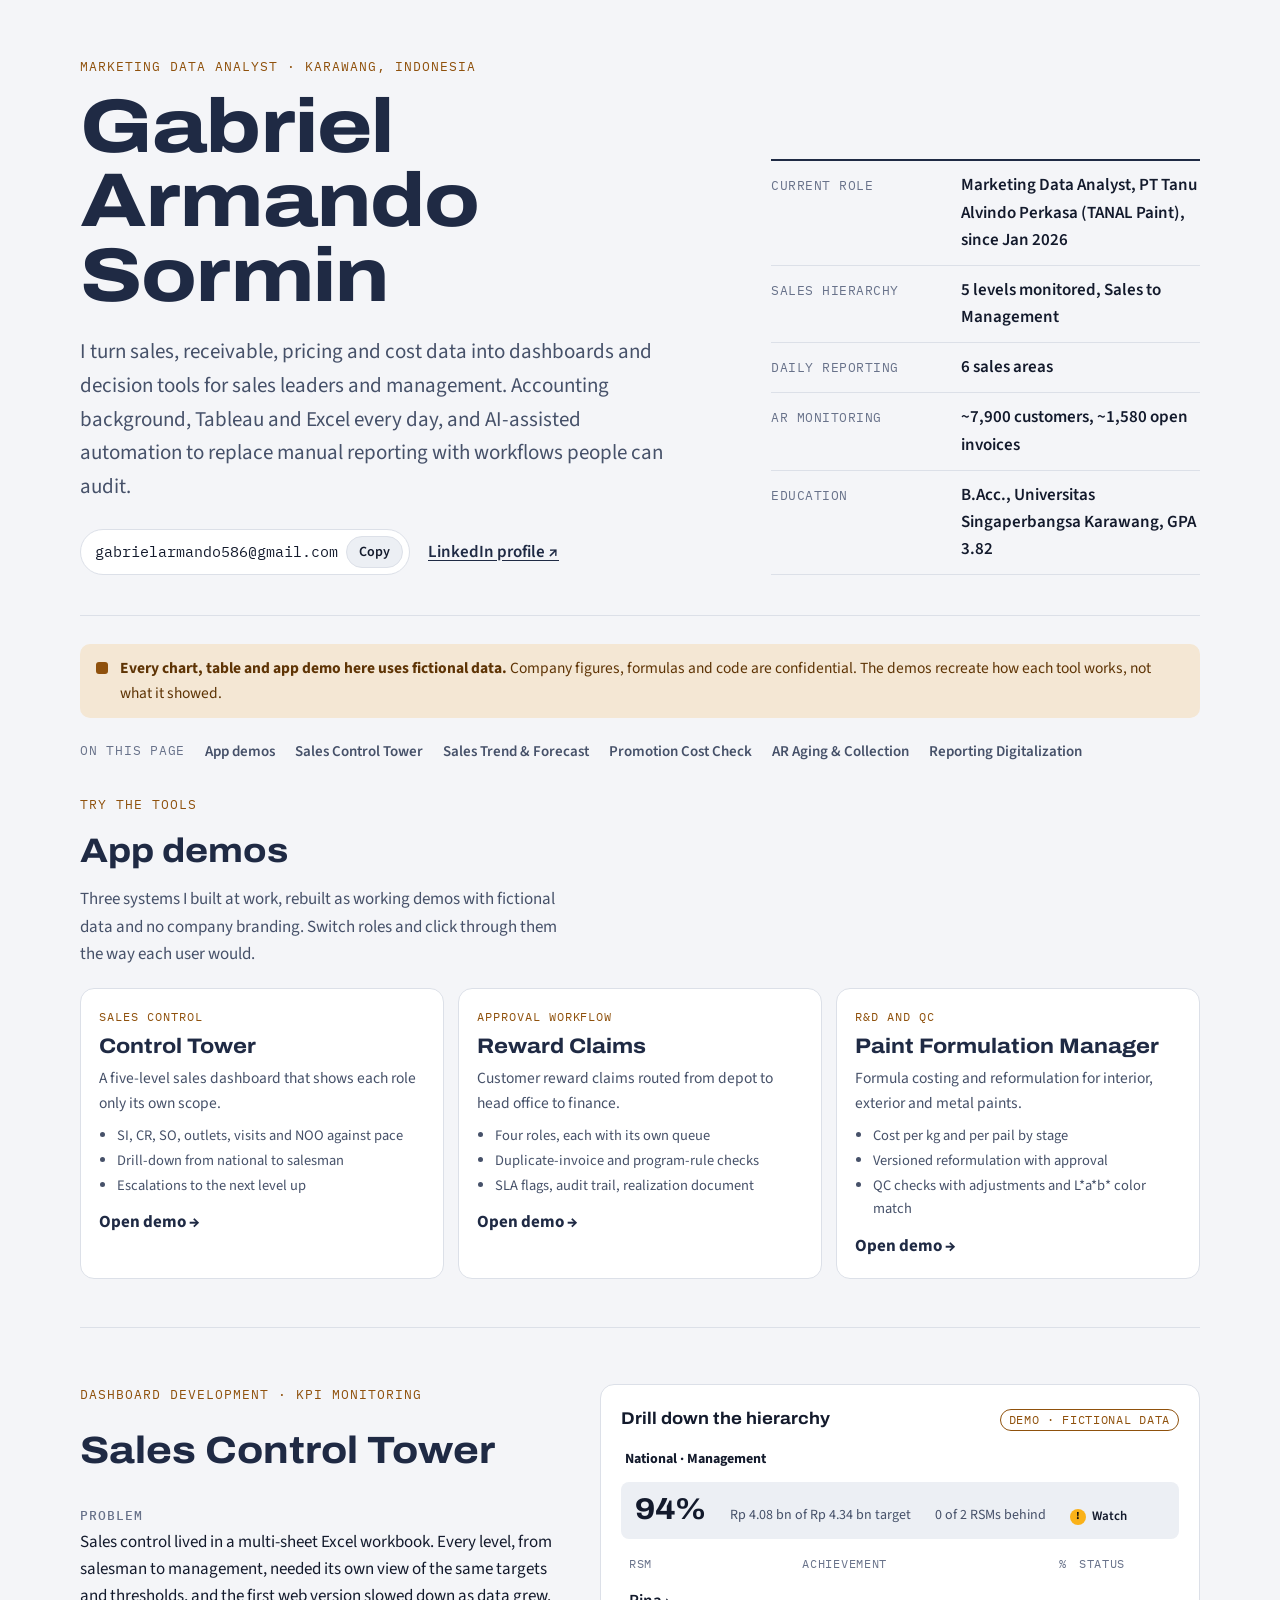
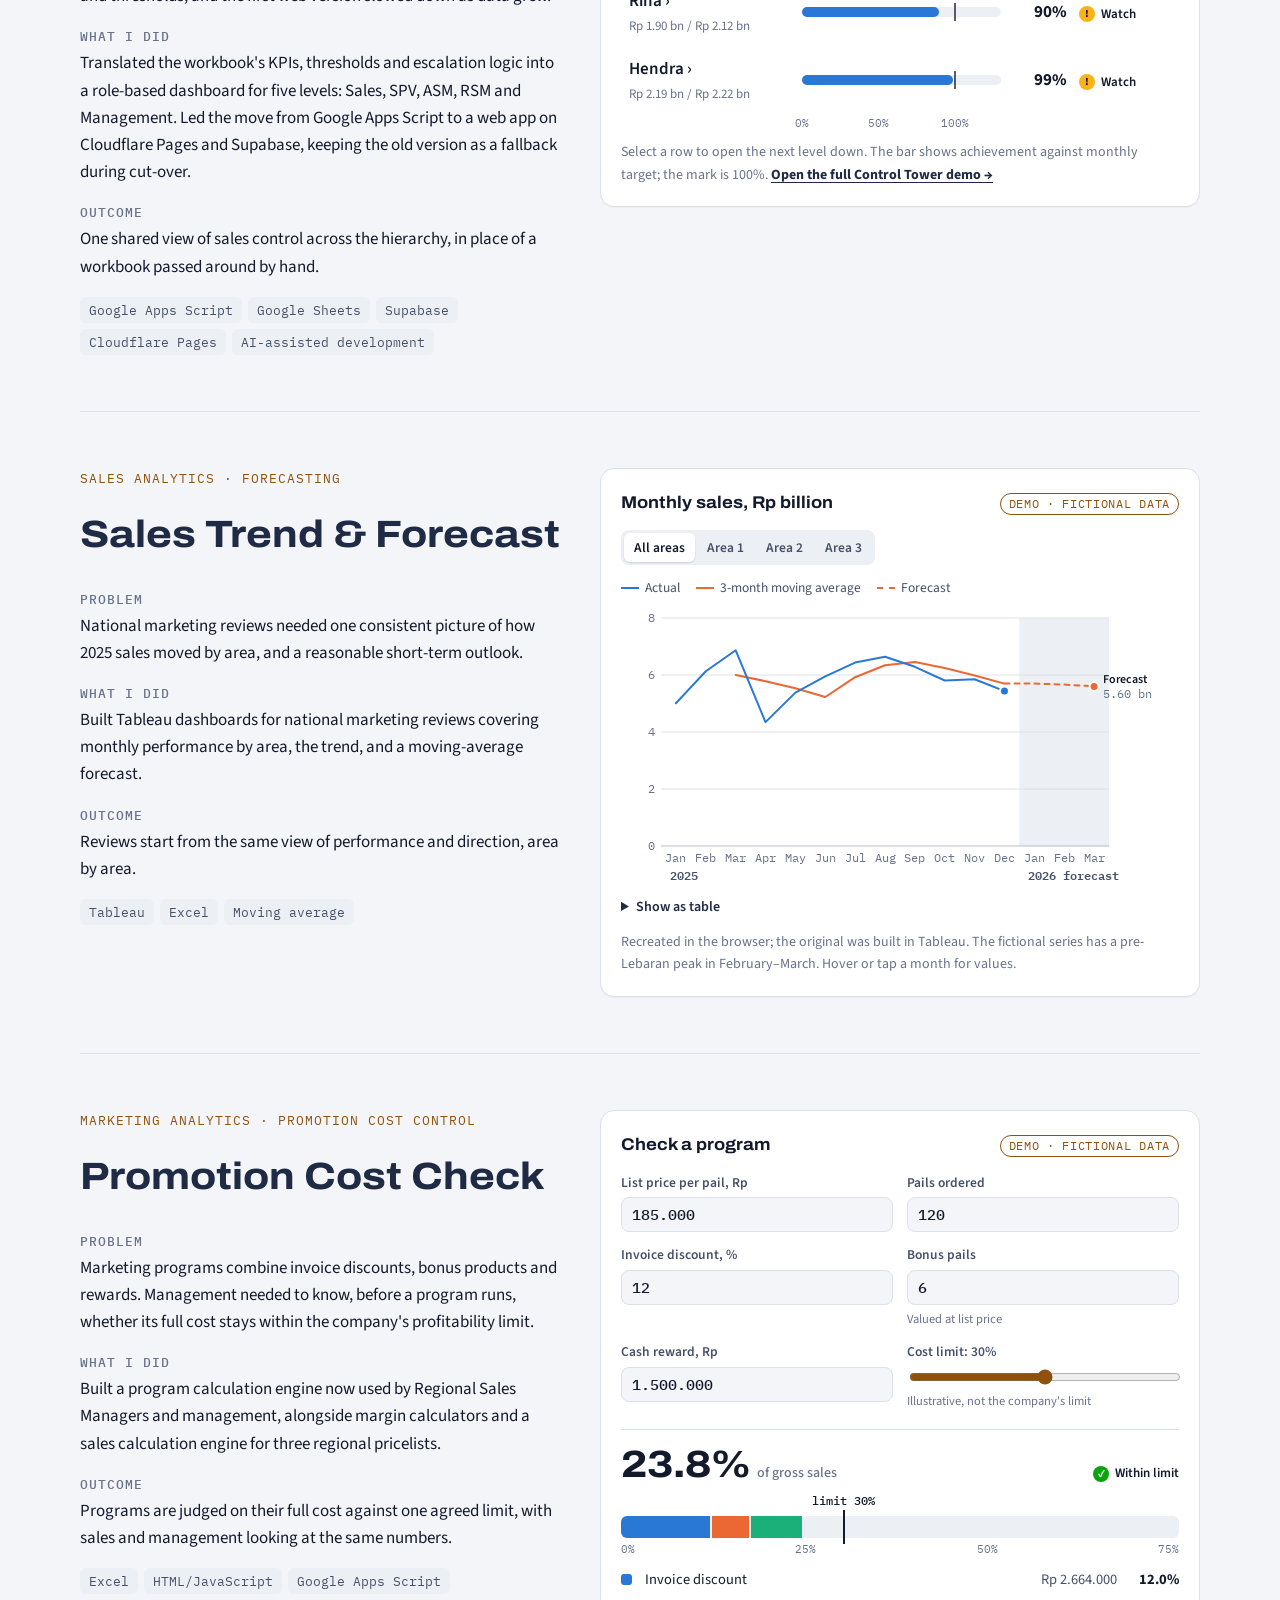
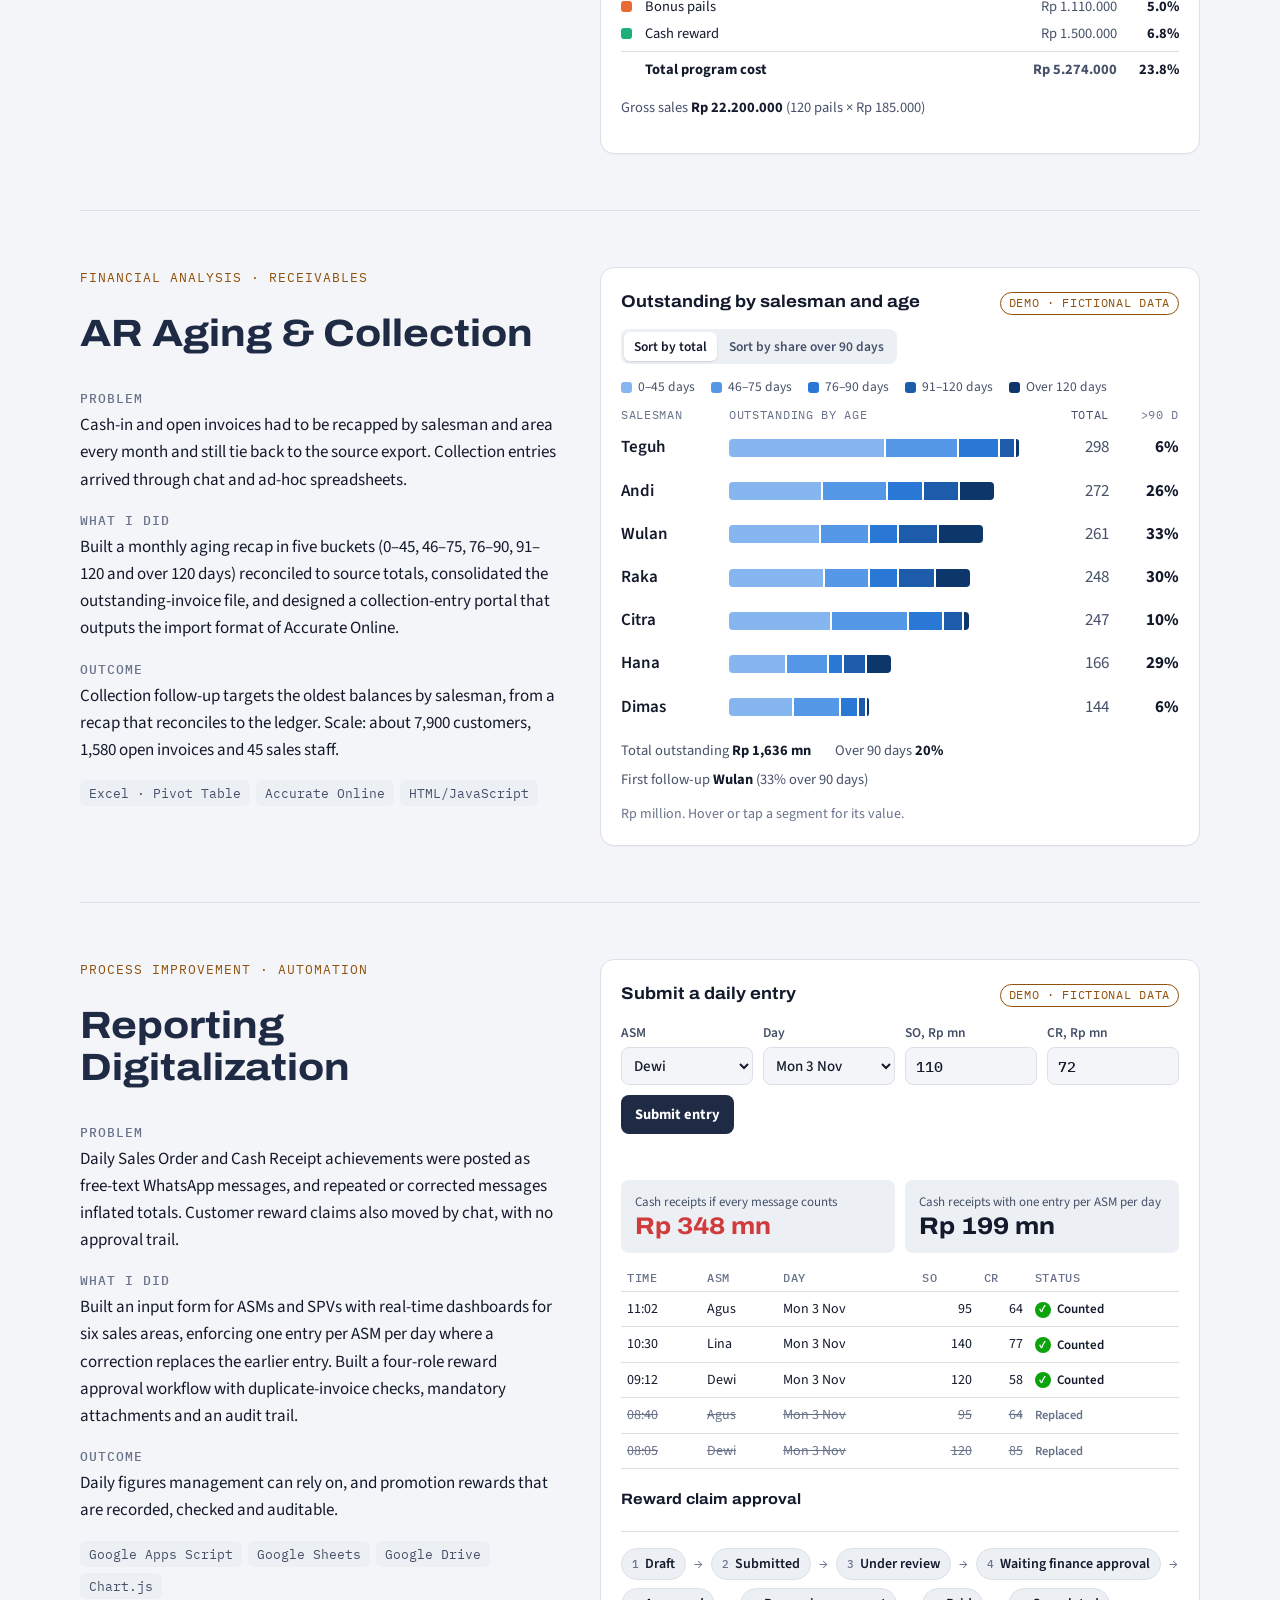
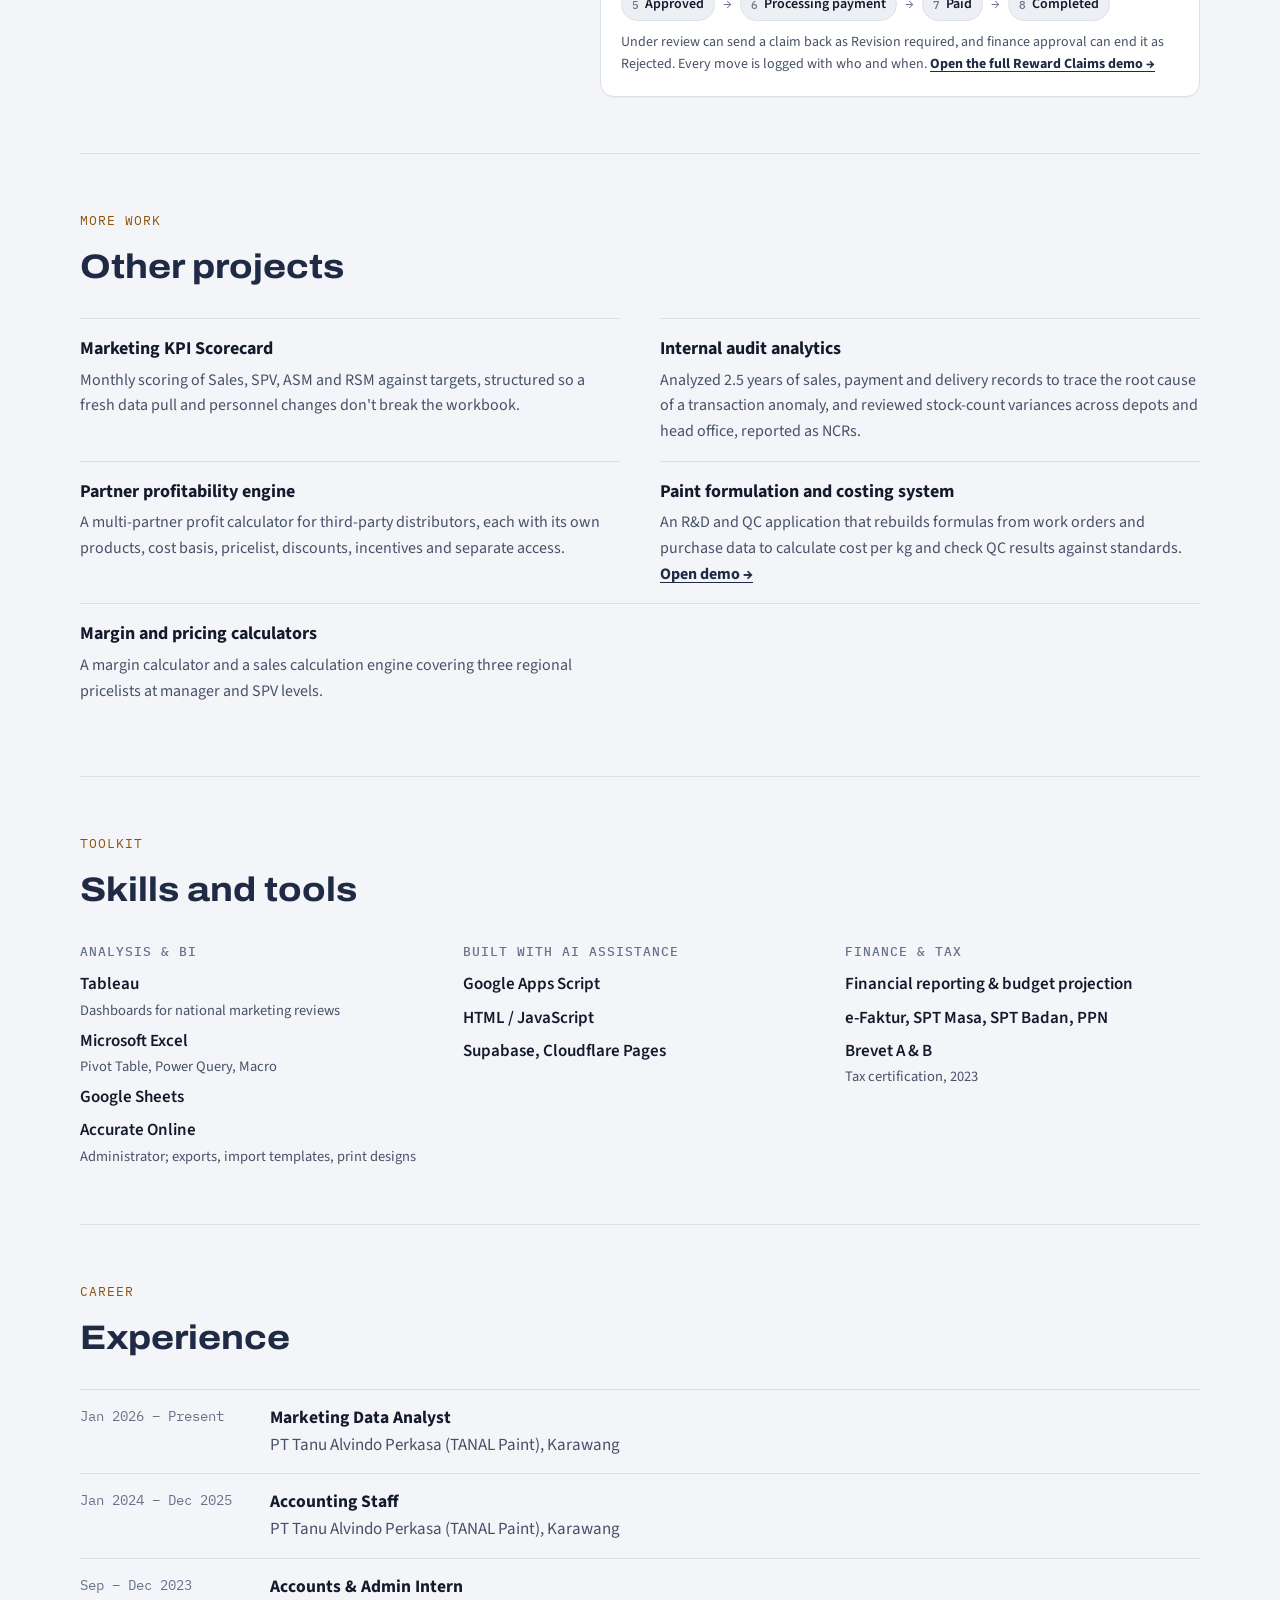
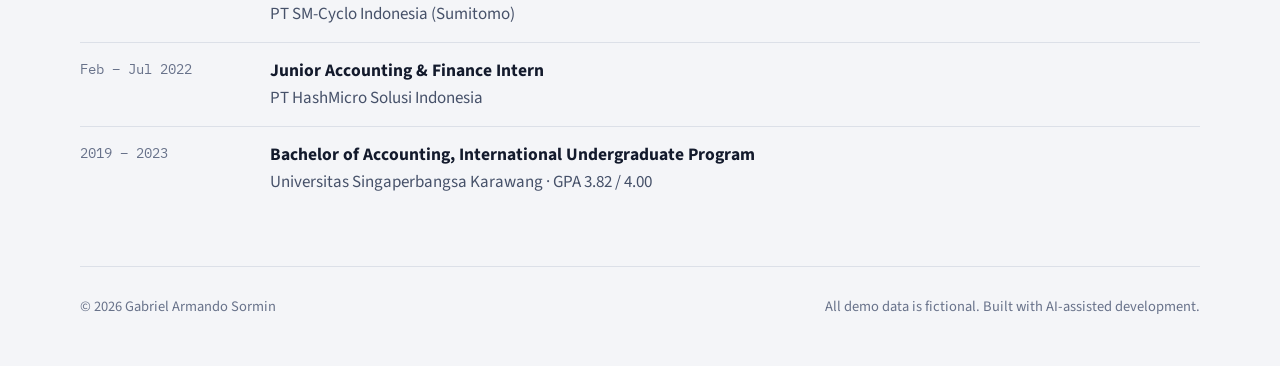
<file: index.html>
<!doctype html>
<html lang="en">
<head>
<meta charset="utf-8">
<meta name="viewport" content="width=device-width,initial-scale=1,viewport-fit=cover">
<style>:root{color-scheme:light}body{margin:0}img{max-width:100%}[hidden]{display:none!important}</style>
<title>Gabriel Armando Sormin</title>
<meta name="claude:viewport-fit-sides" content="cover">
<meta name="description" content="Portfolio of Gabriel Armando Sormin, Marketing Data Analyst: interactive case studies on fictional data.">
<meta property="og:type" content="website">
<meta property="og:title" content="Gabriel Armando Sormin · Marketing Data Analyst">
<meta property="og:description" content="Five case studies and three working app demos built with fictional data.">
<meta property="og:url" content="https://gabrielars17.github.io/Gabriel-s-Portofolio/">
<meta property="og:image" content="https://gabrielars17.github.io/Gabriel-s-Portofolio/assets/og-image.png">
<meta property="og:image:width" content="1200">
<meta property="og:image:height" content="627">
<meta name="twitter:card" content="summary_large_image">
<link rel="preconnect" href="https://fonts.googleapis.com">
<link rel="preconnect" href="https://fonts.gstatic.com" crossorigin>
<link rel="stylesheet" href="https://fonts.googleapis.com/css2?family=Archivo:wdth,wght@100..125,500..800&family=IBM+Plex+Mono:wght@400;500&family=Source+Sans+3:ital,wght@0,400;0,600;0,700;1,400&display=swap">
<style>
/* Layout: one editorial column. Each case study pairs a narrative column with one live demo panel on fictional data.
   Navy ink carried over from the CV, an ochre accent taken from a pigment chip, cool neutrals biased toward the navy. */
:root{
  --bg:#F4F5F8; --surface:#FFFFFF; --surface-2:#ECEFF4;
  --ink:#131A2C; --ink-2:#465169; --muted:#68728A; --line:#DCE0E8; --axis:#B5BCCA;
  --navy:#1F2A44; --accent:#8F510C; --accent-soft:#F4E7D4; --accent-ink:#5E3405;
  --s1:#2a78d6; --s2:#eb6834; --s3:#1baf7a;
  --good:#0ca30c; --warn:#fab219; --crit:#d03b3b; --on-status:#ffffff; --on-warn:#0b0b0b;
  --age1:#86b6ef; --age2:#5598e7; --age3:#2a78d6; --age4:#1c5cab; --age5:#0d366b;
  --tip-bg:#131A2C; --tip-ink:#F4F5F8;
  --font-display:"Archivo","Arial Narrow",system-ui,sans-serif;
  --font-body:"Source Sans 3","Segoe UI",system-ui,sans-serif;
  --font-mono:"IBM Plex Mono",ui-monospace,"SFMono-Regular",Menlo,monospace;
  --r:10px;
}
@media (prefers-color-scheme: dark){
  :root:not([data-theme="light"]){
    --bg:#0E1320; --surface:#161C2A; --surface-2:#1E2536;
    --ink:#EDF0F5; --ink-2:#B7BFCF; --muted:#8F98AB; --line:#2A3246; --axis:#465069;
    --navy:#C9D4EE; --accent:#E3A24A; --accent-soft:#33281A; --accent-ink:#F1C27F;
    --s1:#3987e5; --s2:#d95926; --s3:#199e70;
    --age1:#184f95; --age2:#256abf; --age3:#3987e5; --age4:#6da7ec; --age5:#b7d3f6;
    --tip-bg:#EDF0F5; --tip-ink:#131A2C;
    color-scheme:dark;
  }
}
:root[data-theme="dark"]{
  --bg:#0E1320; --surface:#161C2A; --surface-2:#1E2536;
  --ink:#EDF0F5; --ink-2:#B7BFCF; --muted:#8F98AB; --line:#2A3246; --axis:#465069;
  --navy:#C9D4EE; --accent:#E3A24A; --accent-soft:#33281A; --accent-ink:#F1C27F;
  --s1:#3987e5; --s2:#d95926; --s3:#199e70;
  --age1:#184f95; --age2:#256abf; --age3:#3987e5; --age4:#6da7ec; --age5:#b7d3f6;
  --tip-bg:#EDF0F5; --tip-ink:#131A2C;
  color-scheme:dark;
}

*{box-sizing:border-box}
body{background:var(--bg);color:var(--ink);font-family:var(--font-body);font-size:17px;line-height:1.6;
  padding-left:max(16px,env(safe-area-inset-left,0px));padding-right:max(16px,env(safe-area-inset-right,0px));padding-block:0 48px}
.wrap{max-width:1120px;margin:0 auto}
a{color:var(--navy);text-underline-offset:3px}
a:hover{color:var(--accent)}
:focus-visible{outline:2px solid var(--accent);outline-offset:2px;border-radius:4px}
h1,h2,h3{font-family:var(--font-display);text-wrap:balance;color:var(--navy);margin:0}
.mono{font-family:var(--font-mono)}
.num{font-variant-numeric:tabular-nums}
.eyebrow{font-family:var(--font-mono);font-size:12.5px;letter-spacing:.08em;text-transform:uppercase;color:var(--accent)}

/* ---------- Hero ---------- */
.hero{display:grid;grid-template-columns:minmax(0,1.5fr) minmax(0,1fr);gap:48px;padding-block:56px 40px;border-bottom:1px solid var(--line)}
.hero h1{font-size:clamp(40px,6.4vw,76px);font-weight:780;font-stretch:118%;line-height:.98;letter-spacing:-.01em;margin-top:14px}
.hero .lede{font-size:clamp(18px,2vw,21px);color:var(--ink-2);max-width:60ch;margin:22px 0 0}
.contact{display:flex;flex-wrap:wrap;gap:10px 18px;align-items:center;margin-top:26px}
.email{display:inline-flex;align-items:center;gap:8px;font-family:var(--font-mono);font-size:15px;background:var(--surface);border:1px solid var(--line);border-radius:999px;padding:6px 6px 6px 14px;max-width:100%;overflow-wrap:anywhere}
.email span{user-select:all}
.btn{font:600 14px var(--font-body);border:1px solid var(--line);background:var(--surface-2);color:var(--ink);border-radius:999px;padding:5px 12px;cursor:pointer}
.btn:hover{border-color:var(--accent)}
.link-out{font-weight:600}
.facts{margin:0;align-self:end;display:grid;gap:0;border-top:2px solid var(--navy)}
.facts div{display:grid;grid-template-columns:minmax(0,1fr) minmax(0,1.35fr);gap:12px;padding:11px 0;border-bottom:1px solid var(--line)}
.facts dt{font-family:var(--font-mono);font-size:12.5px;letter-spacing:.04em;text-transform:uppercase;color:var(--muted);padding-top:3px}
.facts dd{margin:0;font-weight:600;color:var(--ink)}
.notice{display:flex;gap:12px;align-items:flex-start;margin-top:28px;padding:12px 16px;background:var(--accent-soft);color:var(--accent-ink);border-radius:var(--r);font-size:15.5px}
.notice b{font-weight:700}
.chips{display:flex;flex-wrap:wrap;gap:6px}
.swatch{width:12px;height:12px;border-radius:3px;flex:none;margin-top:6px;background:var(--accent)}

/* ---------- Index ---------- */
.index{display:flex;flex-wrap:wrap;gap:8px 20px;padding-block:22px;font-size:15px}
.index a{color:var(--ink-2);text-decoration:none;font-weight:600}
.index a:hover{color:var(--accent)}
.index .lbl{font-family:var(--font-mono);font-size:12.5px;letter-spacing:.06em;text-transform:uppercase;color:var(--muted)}

/* ---------- App demos ---------- */
.apps{padding-block:8px 48px;display:grid;gap:20px}
.apps h2{font-size:clamp(26px,3vw,34px);font-weight:740;font-stretch:112%;margin:10px 0 8px}
.apps .lead{margin:0;color:var(--ink-2);max-width:62ch}
.apps-grid{display:grid;grid-template-columns:repeat(3,minmax(0,1fr));gap:14px}
.app-card{display:grid;gap:8px;align-content:start;background:var(--surface);border:1px solid var(--line);border-radius:14px;padding:18px;text-decoration:none;color:var(--ink);min-width:0}
.app-card:hover{border-color:var(--accent);color:var(--ink)}
.app-card .k{font-family:var(--font-mono);font-size:12px;letter-spacing:.08em;text-transform:uppercase;color:var(--accent)}
.app-card b{font-family:var(--font-display);font-size:21px;font-weight:740;font-stretch:110%;color:var(--navy);line-height:1.15}
.app-card .d{color:var(--ink-2);font-size:15.5px}
.app-card ul{margin:0;padding-left:18px;color:var(--ink-2);font-size:14.5px;display:grid;gap:2px}
.app-card .go{font-weight:700;color:var(--navy);margin-top:4px}
.app-card:hover .go{color:var(--accent)}
.demo-link{font-weight:700}
@media (max-width:900px){.apps-grid{grid-template-columns:minmax(0,1fr)}}

/* ---------- Case studies ---------- */
.case{display:grid;grid-template-columns:minmax(0,1fr) minmax(0,1.25fr);gap:40px;padding-block:56px;border-top:1px solid var(--line);scroll-margin-top:12px}
.case h2{font-size:clamp(28px,3.4vw,38px);font-weight:740;font-stretch:112%;line-height:1.08;margin:10px 0 18px}
.story{display:grid;gap:16px;align-content:start}
.story p{margin:0;max-width:62ch}
.story h3{font-family:var(--font-mono);font-size:12.5px;font-weight:500;letter-spacing:.08em;text-transform:uppercase;color:var(--muted);margin-bottom:4px}
.tools{display:flex;flex-wrap:wrap;gap:6px}
.tag{font-family:var(--font-mono);font-size:12.5px;padding:3px 9px;border-radius:6px;background:var(--surface-2);color:var(--ink-2)}
.panel{background:var(--surface);border:1px solid var(--line);border-radius:14px;padding:20px;min-width:0;align-self:start;box-shadow:0 1px 0 rgba(19,26,44,.03)}
.panel-head{display:flex;justify-content:space-between;align-items:baseline;gap:12px;flex-wrap:wrap;margin-bottom:14px}
.panel-title{font-family:var(--font-display);font-weight:700;font-stretch:108%;font-size:17px;color:var(--ink)}
.demo-tag{font-family:var(--font-mono);font-size:11.5px;letter-spacing:.06em;text-transform:uppercase;color:var(--accent);border:1px solid var(--accent);border-radius:999px;padding:1px 8px}
.caption{font-size:14px;color:var(--muted);margin:12px 0 0}

/* segmented control */
.seg{display:inline-flex;flex-wrap:wrap;background:var(--surface-2);border-radius:8px;padding:3px;gap:2px}
.seg button{font:600 13.5px var(--font-body);border:0;background:transparent;color:var(--ink-2);padding:5px 10px;border-radius:6px;cursor:pointer}
.seg button[aria-pressed="true"]{background:var(--surface);color:var(--ink);box-shadow:0 1px 2px rgba(0,0,0,.12)}

/* status pills */
.pill{display:inline-flex;align-items:center;gap:6px;font-size:13px;font-weight:600;color:var(--ink);white-space:nowrap}
.pill i{display:inline-grid;place-items:center;width:16px;height:16px;border-radius:50%;font-style:normal;font-size:10.5px;font-weight:800;line-height:1}
.pill.good i{background:var(--good);color:var(--on-status)}
.pill.warn i{background:var(--warn);color:var(--on-warn)}
.pill.crit i{background:var(--crit);color:var(--on-status)}

/* Control tower */
.crumbs{display:flex;flex-wrap:wrap;gap:4px;align-items:center;font-size:14px;margin-bottom:10px}
.crumbs button{font:600 14px var(--font-body);background:none;border:0;color:var(--navy);cursor:pointer;padding:2px 4px;border-radius:4px;text-decoration:underline;text-underline-offset:3px}
.crumbs span.sep{color:var(--muted)}
.crumbs .here{font-weight:700;color:var(--ink);padding:2px 4px}
.ct-summary{display:flex;flex-wrap:wrap;gap:8px 24px;align-items:baseline;padding:12px 14px;background:var(--surface-2);border-radius:8px;margin-bottom:12px}
.ct-summary .big{font-family:var(--font-display);font-weight:750;font-size:30px;font-stretch:110%;line-height:1;color:var(--ink)}
.ct-summary .sub{font-size:14px;color:var(--ink-2)}
.ct-rows{display:grid;gap:2px}
.ct-row{display:grid;grid-template-columns:minmax(0,1.3fr) minmax(0,1.6fr) 54px 92px;gap:12px;align-items:center;padding:9px 8px;border-radius:8px;text-align:left;width:100%;font:inherit;color:inherit;background:none;border:0}
button.ct-row{cursor:pointer}
button.ct-row:hover{background:var(--surface-2)}
.ct-row.head{font-family:var(--font-mono);font-size:11.5px;letter-spacing:.06em;text-transform:uppercase;color:var(--muted);padding-block:4px}
.ct-name{min-width:0}
.ct-name b{display:block;font-weight:600;white-space:nowrap;overflow:hidden;text-overflow:ellipsis}
.ct-name small{display:block;font-size:13px;color:var(--muted);white-space:nowrap;overflow:hidden;text-overflow:ellipsis}
.bullet{position:relative;height:10px;background:var(--surface-2);border-radius:5px}
.bullet .fill{position:absolute;left:0;top:0;bottom:0;border-radius:5px;background:var(--s1)}
.bullet .tick{position:absolute;top:-4px;bottom:-4px;width:2px;background:var(--ink);opacity:.7}
.ct-pct{font-weight:700;text-align:right}
.ct-axis{display:grid;grid-template-columns:minmax(0,1.3fr) minmax(0,1.6fr) 54px 92px;gap:12px;padding:0 8px;font-family:var(--font-mono);font-size:11px;color:var(--muted)}
.ct-axis .scale{position:relative;height:14px}
.ct-axis .scale span{position:absolute;transform:translateX(-50%)}

/* charts */
.chart{position:relative;width:100%}
.chart svg{display:block;width:100%;overflow:visible}
.chart .grid{stroke:var(--line);stroke-width:1}
.chart .base{stroke:var(--axis);stroke-width:1}
.chart .tick-lbl{fill:var(--muted);font:11.5px var(--font-mono)}
.chart .yr-lbl{fill:var(--ink-2);font:600 11.5px var(--font-mono)}
.chart .l-actual{fill:none;stroke:var(--s1);stroke-width:2;stroke-linejoin:round;stroke-linecap:round}
.chart .l-ma{fill:none;stroke:var(--s2);stroke-width:2;stroke-linejoin:round;stroke-linecap:round}
.chart .l-fc{fill:none;stroke:var(--s2);stroke-width:2;stroke-dasharray:5 5;stroke-linecap:round}
.chart .fc-band{fill:var(--surface-2)}
.chart .d-actual{fill:var(--s1);stroke:var(--surface);stroke-width:2}
.chart .d-ma{fill:var(--s2);stroke:var(--surface);stroke-width:2}
.chart .xhair{stroke:var(--ink-2);stroke-width:1;stroke-dasharray:3 3}
.chart .end-lbl{font:600 12px var(--font-body);fill:var(--ink)}
.chart .hit{fill:transparent;cursor:crosshair}
details.dt{margin-top:10px;font-size:14px}
details.dt summary{cursor:pointer;color:var(--navy);font-weight:600}
details.dt .tbl{overflow-x:auto;margin-top:8px}
details.dt table{border-collapse:collapse;min-width:360px;width:100%}
details.dt th,details.dt td{padding:4px 8px;border-bottom:1px solid var(--line);text-align:right;font-variant-numeric:tabular-nums}
details.dt th:first-child,details.dt td:first-child{text-align:left}
details.dt th{font-family:var(--font-mono);font-size:11.5px;font-weight:500;color:var(--muted);text-transform:uppercase;letter-spacing:.06em}
.legend{display:flex;flex-wrap:wrap;gap:6px 16px;font-size:13.5px;color:var(--ink-2);margin-bottom:8px}
.legend span{display:inline-flex;align-items:center;gap:6px}
.lg-line{width:18px;height:0;border-top:2px solid}
.lg-box{width:11px;height:11px;border-radius:3px}
.tip{position:absolute;pointer-events:none;background:var(--tip-bg);color:var(--tip-ink);font-size:13px;line-height:1.45;padding:8px 10px;border-radius:8px;min-width:150px;box-shadow:0 6px 18px rgba(0,0,0,.18);z-index:5}
.tip b{display:block;font-weight:700;margin-bottom:2px}
.tip .row{display:flex;justify-content:space-between;gap:14px}

/* promo calc */
.calc{display:grid;grid-template-columns:repeat(2,minmax(0,1fr));gap:12px 14px}
.field{display:grid;gap:4px;min-width:0;align-content:start}
.field label{font-size:13.5px;font-weight:600;color:var(--ink-2)}
.field input{font:500 15px var(--font-mono);font-variant-numeric:tabular-nums;color:var(--ink);background:var(--bg);border:1px solid var(--line);border-radius:8px;padding:7px 10px;width:100%;min-width:0}
.field input[type=range]{padding:0;border:0;background:none;accent-color:var(--accent)}
.field .hint{font-size:12.5px;color:var(--muted)}
.result{margin-top:18px;padding-top:16px;border-top:1px solid var(--line)}
.result-top{display:flex;justify-content:space-between;align-items:baseline;flex-wrap:wrap;gap:8px}
.ratio{font-family:var(--font-display);font-weight:760;font-size:38px;font-stretch:112%;line-height:1;color:var(--ink)}
.ratio small{font:500 14px var(--font-body);color:var(--muted);margin-left:6px}
.stack{position:relative;height:22px;margin:30px 0 4px;background:var(--surface-2);border-radius:6px}
.stack .segs{position:absolute;inset:0;display:flex;gap:2px;border-radius:6px;overflow:hidden}
.stack .segs div{height:100%;min-width:0;transition:width .25s ease}
.stack .limit{position:absolute;top:-6px;bottom:-6px;width:2px;background:var(--ink)}
.stack .limit span{position:absolute;bottom:100%;transform:translateX(-50%);font:500 11.5px var(--font-mono);color:var(--ink);white-space:nowrap;margin-bottom:2px}
.scale-row{display:flex;justify-content:space-between;font:11px var(--font-mono);color:var(--muted)}
.breakdown{display:grid;gap:4px;margin-top:12px;font-size:14.5px}
.breakdown div{display:grid;grid-template-columns:14px minmax(0,1fr) auto auto;gap:10px;align-items:center}
.breakdown .v{text-align:right;color:var(--ink-2)}
.breakdown .p{text-align:right;font-weight:700;min-width:52px}
.breakdown .total{border-top:1px solid var(--line);padding-top:6px;margin-top:2px;font-weight:700}
.gross{font-size:14.5px;color:var(--ink-2);margin-top:10px}
.gross b{color:var(--ink)}

/* AR aging */
.ar-rows{display:grid;gap:4px}
.ar-row{display:grid;grid-template-columns:96px minmax(0,1fr) 78px 58px;gap:12px;align-items:center;padding:6px 0}
.ar-row.head{font-family:var(--font-mono);font-size:11.5px;letter-spacing:.06em;text-transform:uppercase;color:var(--muted);padding:0}
.ar-row .nm{font-weight:600;white-space:nowrap;overflow:hidden;text-overflow:ellipsis}
.ar-bar{display:flex;gap:2px;height:18px}
.ar-bar button{border:0;padding:0;height:100%;cursor:pointer;min-width:2px}
.ar-bar button:first-child{border-radius:4px 0 0 4px}
.ar-bar button:last-child{border-radius:0 4px 4px 0}
.ar-bar button:only-child{border-radius:4px}
.ar-row .t{text-align:right;color:var(--ink-2)}
.ar-row .o{text-align:right;font-weight:700}
.ar-summary{display:flex;flex-wrap:wrap;gap:6px 24px;font-size:14.5px;color:var(--ink-2);margin-top:12px}
.ar-summary b{color:var(--ink)}

/* Process */
.proc-form{display:grid;grid-template-columns:repeat(4,minmax(0,1fr));gap:10px;align-items:end}
.proc-form select{font:500 15px var(--font-body);color:var(--ink);background:var(--bg);border:1px solid var(--line);border-radius:8px;padding:0 8px;width:100%;min-width:0;height:38px}
.proc-form input{height:38px}
.btn-primary{font:700 14.5px var(--font-body);background:var(--navy);color:var(--surface);border:0;border-radius:8px;padding:9px 14px;cursor:pointer;grid-column:1/-1;justify-self:start}
.totals{display:grid;grid-template-columns:repeat(2,minmax(0,1fr));gap:10px;margin:16px 0 12px}
.total-card{padding:12px 14px;border-radius:8px;background:var(--surface-2)}
.total-card .k{font-size:13px;color:var(--ink-2)}
.total-card .v{font-family:var(--font-display);font-weight:750;font-size:24px;font-stretch:110%;color:var(--ink);line-height:1.15}
.total-card.bad .v{color:var(--crit)}
.log-wrap{overflow-x:auto}
table.log{width:100%;border-collapse:collapse;font-size:14px;min-width:420px}
.log th{font-family:var(--font-mono);font-size:11.5px;font-weight:500;letter-spacing:.06em;text-transform:uppercase;color:var(--muted);text-align:left;padding:4px 6px;border-bottom:1px solid var(--line)}
.log td{padding:6px;border-bottom:1px solid var(--line)}
.log td.r{text-align:right}
.log tr.replaced td{color:var(--muted);text-decoration:line-through}
.log tr.replaced td.st{text-decoration:none}
.log .st{font-size:12.5px;font-weight:600}
.toast{min-height:22px;font-size:14px;color:var(--ink-2);margin-top:8px}
.flow{list-style:none;margin:20px 0 0;padding:16px 0 0;border-top:1px solid var(--line);display:flex;flex-wrap:wrap;gap:8px;align-items:center;counter-reset:step}
.flow li{display:flex;align-items:center;gap:8px;font-size:14px}
.flow li .st{counter-increment:step;display:inline-flex;gap:6px;align-items:center;padding:4px 10px;border-radius:999px;border:1px solid var(--line);background:var(--surface-2);font-weight:600;white-space:nowrap}
.flow li .st::before{content:counter(step);font:500 11px var(--font-mono);color:var(--muted)}
.flow li .arr{color:var(--muted)}
.flow-note{font-size:14px;color:var(--ink-2);margin:10px 0 0}
.flow-title{font-family:var(--font-display);font-weight:700;font-stretch:108%;font-size:15px;color:var(--ink);margin:18px 0 0}

/* Other work, skills, experience */
.section{padding-block:56px;border-top:1px solid var(--line)}
.section h2{font-size:clamp(26px,3vw,34px);font-weight:740;font-stretch:112%;margin:10px 0 24px}
.other{display:grid;grid-template-columns:repeat(2,minmax(0,1fr));gap:0 40px}
.other article{padding:16px 0;border-top:1px solid var(--line);min-width:0}
.other h3{font-family:var(--font-body);font-size:18px;font-weight:700;color:var(--ink);margin-bottom:4px}
.other p{margin:0;color:var(--ink-2);font-size:16px}
.other article:last-child:nth-child(odd){grid-column:1/-1}
.other article:last-child:nth-child(odd) p{max-width:62ch}
.skills{display:grid;grid-template-columns:repeat(3,minmax(0,1fr));gap:28px}
.skills h3{font-family:var(--font-mono);font-size:12.5px;font-weight:500;letter-spacing:.08em;text-transform:uppercase;color:var(--muted);margin-bottom:10px}
.skills ul{margin:0;padding:0;list-style:none;display:grid;gap:6px}
.skills li{font-weight:600}
.skills li small{display:block;font-weight:400;color:var(--ink-2);font-size:14.5px}
.timeline{list-style:none;margin:0;padding:0;display:grid}
.timeline li{display:grid;grid-template-columns:170px minmax(0,1fr);gap:20px;padding:14px 0;border-top:1px solid var(--line)}
.timeline .when{font-family:var(--font-mono);font-size:13.5px;color:var(--muted);padding-top:2px}
.timeline .what b{display:block;font-size:17.5px}
.timeline .what span{color:var(--ink-2)}
footer{padding-top:28px;border-top:1px solid var(--line);font-size:14.5px;color:var(--muted);display:flex;flex-wrap:wrap;justify-content:space-between;gap:8px}

@media (max-width:900px){
  .hero{grid-template-columns:minmax(0,1fr);gap:32px;padding-block:36px 32px}
  .case{grid-template-columns:minmax(0,1fr);gap:24px;padding-block:40px}
  .skills{grid-template-columns:minmax(0,1fr);gap:22px}
}
@media (max-width:640px){
  body{font-size:16px}
  .other{grid-template-columns:minmax(0,1fr)}
  .panel{padding:14px}
  .ct-row,.ct-axis{grid-template-columns:minmax(0,1fr) minmax(0,1fr) 46px;gap:8px}
  .ct-row .pill-cell,.ct-axis .pill-cell{display:none}
  .ar-row{grid-template-columns:70px minmax(0,1fr) 54px;gap:8px}
  .ar-row .t{display:none}
  .calc{grid-template-columns:minmax(0,1fr)}
  .proc-form{grid-template-columns:repeat(2,minmax(0,1fr))}
  .timeline li{grid-template-columns:minmax(0,1fr);gap:2px}
  .facts div{grid-template-columns:minmax(0,1fr)}
  .facts dt{padding-top:0}
}
@media (prefers-reduced-motion:reduce){*{transition:none!important;animation:none!important;scroll-behavior:auto!important}}
</style>
</head>
<body>
<div class="wrap">

<header class="hero">
  <div>
    <div class="eyebrow">Marketing Data Analyst · Karawang, Indonesia</div>
    <h1>Gabriel Armando Sormin</h1>
    <p class="lede">I turn sales, receivable, pricing and cost data into dashboards and decision tools for sales leaders and management. Accounting background, Tableau and Excel every day, and AI-assisted automation to replace manual reporting with workflows people can audit.</p>
    <div class="contact">
      <span class="email"><span id="emailText">gabrielarmando586@gmail.com</span><button class="btn" id="copyEmail" type="button">Copy</button></span>
      <a class="link-out" href="https://www.linkedin.com/in/gabriel-armando-sormin" target="_blank" rel="noopener">LinkedIn profile ↗</a>
    </div>
  </div>
  <dl class="facts">
    <div><dt>Current role</dt><dd>Marketing Data Analyst, PT Tanu Alvindo Perkasa (TANAL Paint), since Jan 2026</dd></div>
    <div><dt>Sales hierarchy</dt><dd>5 levels monitored, Sales to Management</dd></div>
    <div><dt>Daily reporting</dt><dd>6 sales areas</dd></div>
    <div><dt>AR monitoring</dt><dd>~7,900 customers, ~1,580 open invoices</dd></div>
    <div><dt>Education</dt><dd>B.Acc., Universitas Singaperbangsa Karawang, GPA 3.82</dd></div>
  </dl>
</header>

<div class="notice"><span class="swatch" aria-hidden="true"></span><span><b>Every chart, table and app demo here uses fictional data.</b> Company figures, formulas and code are confidential. The demos recreate how each tool works, not what it showed.</span></div>

<nav class="index" aria-label="On this page">
  <span class="lbl">On this page</span>
  <a href="#apps">App demos</a>
  <a href="#control-tower">Sales Control Tower</a>
  <a href="#trend">Sales Trend &amp; Forecast</a>
  <a href="#promo">Promotion Cost Check</a>
  <a href="#aging">AR Aging &amp; Collection</a>
  <a href="#process">Reporting Digitalization</a>
</nav>

<section class="apps" id="apps" aria-labelledby="h-apps">
  <div>
    <div class="eyebrow">Try the tools</div>
    <h2 id="h-apps">App demos</h2>
    <p class="lead">Three systems I built at work, rebuilt as working demos with fictional data and no company branding. Switch roles and click through them the way each user would.</p>
  </div>
  <div class="apps-grid">
    <a class="app-card" href="control-tower.html">
      <span class="k">Sales control</span><b>Control Tower</b>
      <span class="d">A five-level sales dashboard that shows each role only its own scope.</span>
      <ul><li>SI, CR, SO, outlets, visits and NOO against pace</li><li>Drill-down from national to salesman</li><li>Escalations to the next level up</li></ul>
      <span class="go">Open demo →</span>
    </a>
    <a class="app-card" href="reward-claims.html">
      <span class="k">Approval workflow</span><b>Reward Claims</b>
      <span class="d">Customer reward claims routed from depot to head office to finance.</span>
      <ul><li>Four roles, each with its own queue</li><li>Duplicate-invoice and program-rule checks</li><li>SLA flags, audit trail, realization document</li></ul>
      <span class="go">Open demo →</span>
    </a>
    <a class="app-card" href="formulation.html">
      <span class="k">R&amp;D and QC</span><b>Paint Formulation Manager</b>
      <span class="d">Formula costing and reformulation for interior, exterior and metal paints.</span>
      <ul><li>Cost per kg and per pail by stage</li><li>Versioned reformulation with approval</li><li>QC checks with adjustments and L*a*b* color match</li></ul>
      <span class="go">Open demo →</span>
    </a>
  </div>
</section>

<!-- 1 -->
<section class="case" id="control-tower" aria-labelledby="h-ct">
  <div class="story">
    <div class="eyebrow">Dashboard development · KPI monitoring</div>
    <h2 id="h-ct">Sales Control Tower</h2>
    <div><h3>Problem</h3><p>Sales control lived in a multi-sheet Excel workbook. Every level, from salesman to management, needed its own view of the same targets and thresholds, and the first web version slowed down as data grew.</p></div>
    <div><h3>What I did</h3><p>Translated the workbook's KPIs, thresholds and escalation logic into a role-based dashboard for five levels: Sales, SPV, ASM, RSM and Management. Led the move from Google Apps Script to a web app on Cloudflare Pages and Supabase, keeping the old version as a fallback during cut-over.</p></div>
    <div><h3>Outcome</h3><p>One shared view of sales control across the hierarchy, in place of a workbook passed around by hand.</p></div>
    <div class="tools"><span class="tag">Google Apps Script</span><span class="tag">Google Sheets</span><span class="tag">Supabase</span><span class="tag">Cloudflare Pages</span><span class="tag">AI-assisted development</span></div>
  </div>
  <div class="panel" aria-label="Interactive demo: drill down the sales hierarchy">
    <div class="panel-head"><span class="panel-title">Drill down the hierarchy</span><span class="demo-tag">Demo · fictional data</span></div>
    <div class="crumbs" id="ctCrumbs"></div>
    <div class="ct-summary" id="ctSummary"></div>
    <div class="ct-rows" id="ctRows"></div>
    <p class="caption">Select a row to open the next level down. The bar shows achievement against monthly target; the mark is 100%. <a class="demo-link" href="control-tower.html">Open the full Control Tower demo →</a></p>
  </div>
</section>

<!-- 2 -->
<section class="case" id="trend" aria-labelledby="h-tr">
  <div class="story">
    <div class="eyebrow">Sales analytics · Forecasting</div>
    <h2 id="h-tr">Sales Trend &amp; Forecast</h2>
    <div><h3>Problem</h3><p>National marketing reviews needed one consistent picture of how 2025 sales moved by area, and a reasonable short-term outlook.</p></div>
    <div><h3>What I did</h3><p>Built Tableau dashboards for national marketing reviews covering monthly performance by area, the trend, and a moving-average forecast.</p></div>
    <div><h3>Outcome</h3><p>Reviews start from the same view of performance and direction, area by area.</p></div>
    <div class="tools"><span class="tag">Tableau</span><span class="tag">Excel</span><span class="tag">Moving average</span></div>
  </div>
  <div class="panel" aria-label="Interactive demo: monthly sales with moving-average forecast">
    <div class="panel-head"><span class="panel-title">Monthly sales, Rp billion</span><span class="demo-tag">Demo · fictional data</span></div>
    <div class="seg" role="group" aria-label="Area" id="trendSeg">
      <button type="button" data-area="all" aria-pressed="true">All areas</button>
      <button type="button" data-area="0" aria-pressed="false">Area 1</button>
      <button type="button" data-area="1" aria-pressed="false">Area 2</button>
      <button type="button" data-area="2" aria-pressed="false">Area 3</button>
    </div>
    <div class="legend" style="margin-top:12px">
      <span><i class="lg-line" style="border-color:var(--s1)"></i>Actual</span>
      <span><i class="lg-line" style="border-color:var(--s2)"></i>3-month moving average</span>
      <span><i class="lg-line" style="border-color:var(--s2);border-top-style:dashed"></i>Forecast</span>
    </div>
    <div class="chart" id="trendChart"></div>
    <details class="dt"><summary>Show as table</summary><div class="tbl" id="trendTable"></div></details>
    <p class="caption">Recreated in the browser; the original was built in Tableau. The fictional series has a pre-Lebaran peak in February–March. Hover or tap a month for values.</p>
  </div>
</section>

<!-- 3 -->
<section class="case" id="promo" aria-labelledby="h-pr">
  <div class="story">
    <div class="eyebrow">Marketing analytics · Promotion cost control</div>
    <h2 id="h-pr">Promotion Cost Check</h2>
    <div><h3>Problem</h3><p>Marketing programs combine invoice discounts, bonus products and rewards. Management needed to know, before a program runs, whether its full cost stays within the company's profitability limit.</p></div>
    <div><h3>What I did</h3><p>Built a program calculation engine now used by Regional Sales Managers and management, alongside margin calculators and a sales calculation engine for three regional pricelists.</p></div>
    <div><h3>Outcome</h3><p>Programs are judged on their full cost against one agreed limit, with sales and management looking at the same numbers.</p></div>
    <div class="tools"><span class="tag">Excel</span><span class="tag">HTML/JavaScript</span><span class="tag">Google Apps Script</span></div>
  </div>
  <div class="panel" aria-label="Interactive demo: promotion cost calculator">
    <div class="panel-head"><span class="panel-title">Check a program</span><span class="demo-tag">Demo · fictional data</span></div>
    <form class="calc" id="promoForm" autocomplete="off">
      <div class="field"><label for="pPrice">List price per pail, Rp</label><input id="pPrice" inputmode="numeric" value="185.000"></div>
      <div class="field"><label for="pQty">Pails ordered</label><input id="pQty" inputmode="numeric" value="120"></div>
      <div class="field"><label for="pDisc">Invoice discount, %</label><input id="pDisc" inputmode="decimal" value="12"></div>
      <div class="field"><label for="pBonus">Bonus pails</label><input id="pBonus" inputmode="numeric" value="6"><span class="hint">Valued at list price</span></div>
      <div class="field"><label for="pReward">Cash reward, Rp</label><input id="pReward" inputmode="numeric" value="1.500.000"></div>
      <div class="field"><label for="pLimit">Cost limit: <span id="pLimitOut" class="num">30%</span></label><input id="pLimit" type="range" min="10" max="50" step="1" value="30"><span class="hint">Illustrative, not the company's limit</span></div>
    </form>
    <div class="result" aria-live="polite">
      <div class="result-top"><div class="ratio num" id="pRatio">0%<small>of gross sales</small></div><span id="pStatus"></span></div>
      <div class="stack" id="pStack"><div class="segs"><div id="segD" style="background:var(--s1)"></div><div id="segB" style="background:var(--s2)"></div><div id="segR" style="background:var(--s3)"></div></div><div class="limit" id="pLimitMark"><span id="pLimitLbl">limit 30%</span></div></div>
      <div class="scale-row"><span>0%</span><span>25%</span><span>50%</span><span>75%</span></div>
      <div class="breakdown" id="pBreak"></div>
    </div>
  </div>
</section>

<!-- 4 -->
<section class="case" id="aging" aria-labelledby="h-ar">
  <div class="story">
    <div class="eyebrow">Financial analysis · Receivables</div>
    <h2 id="h-ar">AR Aging &amp; Collection</h2>
    <div><h3>Problem</h3><p>Cash-in and open invoices had to be recapped by salesman and area every month and still tie back to the source export. Collection entries arrived through chat and ad-hoc spreadsheets.</p></div>
    <div><h3>What I did</h3><p>Built a monthly aging recap in five buckets (0–45, 46–75, 76–90, 91–120 and over 120 days) reconciled to source totals, consolidated the outstanding-invoice file, and designed a collection-entry portal that outputs the import format of Accurate Online.</p></div>
    <div><h3>Outcome</h3><p>Collection follow-up targets the oldest balances by salesman, from a recap that reconciles to the ledger. Scale: about 7,900 customers, 1,580 open invoices and 45 sales staff.</p></div>
    <div class="tools"><span class="tag">Excel · Pivot Table</span><span class="tag">Accurate Online</span><span class="tag">HTML/JavaScript</span></div>
  </div>
  <div class="panel" aria-label="Interactive demo: receivables by age and salesman">
    <div class="panel-head"><span class="panel-title">Outstanding by salesman and age</span><span class="demo-tag">Demo · fictional data</span></div>
    <div class="seg" role="group" aria-label="Sort salesmen by" id="arSeg">
      <button type="button" data-sort="total" aria-pressed="true">Sort by total</button>
      <button type="button" data-sort="old" aria-pressed="false">Sort by share over 90 days</button>
    </div>
    <div class="legend" id="arLegend" style="margin-top:12px"></div>
    <div class="chart" id="arChart">
      <div class="ar-rows" id="arRows"></div>
    </div>
    <div class="ar-summary" id="arSummary"></div>
    <p class="caption">Rp million. Hover or tap a segment for its value.</p>
  </div>
</section>

<!-- 5 -->
<section class="case" id="process" aria-labelledby="h-pc">
  <div class="story">
    <div class="eyebrow">Process improvement · Automation</div>
    <h2 id="h-pc">Reporting Digitalization</h2>
    <div><h3>Problem</h3><p>Daily Sales Order and Cash Receipt achievements were posted as free-text WhatsApp messages, and repeated or corrected messages inflated totals. Customer reward claims also moved by chat, with no approval trail.</p></div>
    <div><h3>What I did</h3><p>Built an input form for ASMs and SPVs with real-time dashboards for six sales areas, enforcing one entry per ASM per day where a correction replaces the earlier entry. Built a four-role reward approval workflow with duplicate-invoice checks, mandatory attachments and an audit trail.</p></div>
    <div><h3>Outcome</h3><p>Daily figures management can rely on, and promotion rewards that are recorded, checked and auditable.</p></div>
    <div class="tools"><span class="tag">Google Apps Script</span><span class="tag">Google Sheets</span><span class="tag">Google Drive</span><span class="tag">Chart.js</span></div>
  </div>
  <div class="panel" aria-label="Interactive demo: one entry per ASM per day">
    <div class="panel-head"><span class="panel-title">Submit a daily entry</span><span class="demo-tag">Demo · fictional data</span></div>
    <form class="proc-form" id="procForm" autocomplete="off">
      <div class="field"><label for="fAsm">ASM</label><select id="fAsm"><option>Dewi</option><option>Agus</option><option>Lina</option></select></div>
      <div class="field"><label for="fDay">Day</label><select id="fDay"><option value="Mon 3 Nov">Mon 3 Nov</option><option value="Tue 4 Nov">Tue 4 Nov</option></select></div>
      <div class="field"><label for="fSo">SO, Rp mn</label><input id="fSo" inputmode="numeric" value="110"></div>
      <div class="field"><label for="fCr">CR, Rp mn</label><input id="fCr" inputmode="numeric" value="72"></div>
      <button class="btn-primary" type="submit">Submit entry</button>
    </form>
    <div class="toast" id="procToast" role="status"></div>
    <div class="totals">
      <div class="total-card bad"><div class="k">Cash receipts if every message counts</div><div class="v num" id="tNaive">–</div></div>
      <div class="total-card"><div class="k">Cash receipts with one entry per ASM per day</div><div class="v num" id="tRule">–</div></div>
    </div>
    <div class="log-wrap"><table class="log"><thead><tr><th>Time</th><th>ASM</th><th>Day</th><th class="r">SO</th><th class="r">CR</th><th>Status</th></tr></thead><tbody id="procLog"></tbody></table></div>
    <p class="flow-title">Reward claim approval</p>
    <ol class="flow" aria-label="Reward claim approval stages">
      <li><span class="st">Draft</span><span class="arr" aria-hidden="true">→</span></li>
      <li><span class="st">Submitted</span><span class="arr" aria-hidden="true">→</span></li>
      <li><span class="st">Under review</span><span class="arr" aria-hidden="true">→</span></li>
      <li><span class="st">Waiting finance approval</span><span class="arr" aria-hidden="true">→</span></li>
      <li><span class="st">Approved</span><span class="arr" aria-hidden="true">→</span></li>
      <li><span class="st">Processing payment</span><span class="arr" aria-hidden="true">→</span></li>
      <li><span class="st">Paid</span><span class="arr" aria-hidden="true">→</span></li>
      <li><span class="st">Completed</span></li>
    </ol>
    <p class="flow-note">Under review can send a claim back as Revision required, and finance approval can end it as Rejected. Every move is logged with who and when. <a class="demo-link" href="reward-claims.html">Open the full Reward Claims demo →</a></p>
  </div>
</section>

<section class="section" aria-labelledby="h-other">
  <div class="eyebrow">More work</div>
  <h2 id="h-other">Other projects</h2>
  <div class="other">
    <article><h3>Marketing KPI Scorecard</h3><p>Monthly scoring of Sales, SPV, ASM and RSM against targets, structured so a fresh data pull and personnel changes don't break the workbook.</p></article>
    <article><h3>Internal audit analytics</h3><p>Analyzed 2.5 years of sales, payment and delivery records to trace the root cause of a transaction anomaly, and reviewed stock-count variances across depots and head office, reported as NCRs.</p></article>
    <article><h3>Partner profitability engine</h3><p>A multi-partner profit calculator for third-party distributors, each with its own products, cost basis, pricelist, discounts, incentives and separate access.</p></article>
    <article><h3>Paint formulation and costing system</h3><p>An R&amp;D and QC application that rebuilds formulas from work orders and purchase data to calculate cost per kg and check QC results against standards. <a class="demo-link" href="formulation.html">Open demo →</a></p></article>
    <article><h3>Margin and pricing calculators</h3><p>A margin calculator and a sales calculation engine covering three regional pricelists at manager and SPV levels.</p></article>
  </div>
</section>

<section class="section" aria-labelledby="h-skills">
  <div class="eyebrow">Toolkit</div>
  <h2 id="h-skills">Skills and tools</h2>
  <div class="skills">
    <div><h3>Analysis &amp; BI</h3><ul>
      <li>Tableau<small>Dashboards for national marketing reviews</small></li>
      <li>Microsoft Excel<small>Pivot Table, Power Query, Macro</small></li>
      <li>Google Sheets</li>
      <li>Accurate Online<small>Administrator; exports, import templates, print designs</small></li>
    </ul></div>
    <div><h3>Built with AI assistance</h3><ul>
      <li>Google Apps Script</li>
      <li>HTML / JavaScript</li>
      <li>Supabase, Cloudflare Pages</li>
    </ul></div>
    <div><h3>Finance &amp; tax</h3><ul>
      <li>Financial reporting &amp; budget projection</li>
      <li>e-Faktur, SPT Masa, SPT Badan, PPN</li>
      <li>Brevet A &amp; B<small>Tax certification, 2023</small></li>
    </ul></div>
  </div>
</section>

<section class="section" aria-labelledby="h-exp">
  <div class="eyebrow">Career</div>
  <h2 id="h-exp">Experience</h2>
  <ol class="timeline">
    <li><span class="when">Jan 2026 – Present</span><span class="what"><b>Marketing Data Analyst</b><span>PT Tanu Alvindo Perkasa (TANAL Paint), Karawang</span></span></li>
    <li><span class="when">Jan 2024 – Dec 2025</span><span class="what"><b>Accounting Staff</b><span>PT Tanu Alvindo Perkasa (TANAL Paint), Karawang</span></span></li>
    <li><span class="when">Sep – Dec 2023</span><span class="what"><b>Accounts &amp; Admin Intern</b><span>PT SM-Cyclo Indonesia (Sumitomo)</span></span></li>
    <li><span class="when">Feb – Jul 2022</span><span class="what"><b>Junior Accounting &amp; Finance Intern</b><span>PT HashMicro Solusi Indonesia</span></span></li>
    <li><span class="when">2019 – 2023</span><span class="what"><b>Bachelor of Accounting, International Undergraduate Program</b><span>Universitas Singaperbangsa Karawang · GPA 3.82 / 4.00</span></span></li>
  </ol>
</section>

<footer>
  <span>© 2026 Gabriel Armando Sormin</span>
  <span>All demo data is fictional. Built with AI-assisted development.</span>
</footer>

</div>

<script>
(() => {
  "use strict";
  // ---------- helpers ----------
  const $ = (s, r = document) => r.querySelector(s);
  const el = (tag, attrs = {}, html = "") => { const e = document.createElement(tag); for (const k in attrs) e.setAttribute(k, attrs[k]); if (html) e.innerHTML = html; return e; };
  const SVGNS = "http://www.w3.org/2000/svg";
  const sv = (tag, attrs = {}) => { const e = document.createElementNS(SVGNS, tag); for (const k in attrs) e.setAttribute(k, attrs[k]); return e; };
  function rng(seed) { return function () { seed |= 0; seed = seed + 0x6D2B79F5 | 0; let t = Math.imul(seed ^ seed >>> 15, 1 | seed); t = t + Math.imul(t ^ t >>> 7, 61 | t) ^ t; return ((t ^ t >>> 14) >>> 0) / 4294967296; }; }
  const idNum = new Intl.NumberFormat("id-ID");
  const mn = v => "Rp " + Math.round(v).toLocaleString("en-US") + " mn";
  const bn = v => "Rp " + (v / 1000).toFixed(2) + " bn";
  const money = v => v >= 1000 ? bn(v) : mn(v);
  const pct = (v, d = 0) => (v * 100).toFixed(d) + "%";
  const parseDec = s => { const n = Number(String(s).replace(",", ".").replace(/[^\d.-]/g, "")); return isFinite(n) ? n : 0; };
  const parseNum = s => { const n = Number(String(s).replace(/[^\d,.-]/g, "").replace(/\./g, "").replace(",", ".")); return isFinite(n) ? n : 0; };
  function pill(a) {
    if (a >= 1) return '<span class="pill good"><i aria-hidden="true">✓</i>On track</span>';
    if (a >= 0.85) return '<span class="pill warn"><i aria-hidden="true">!</i>Watch</span>';
    return '<span class="pill crit"><i aria-hidden="true">↓</i>Behind</span>';
  }

  // ---------- copy email ----------
  $("#copyEmail").addEventListener("click", () => {
    const text = $("#emailText").textContent;
    const done = () => { $("#copyEmail").textContent = "Copied"; setTimeout(() => $("#copyEmail").textContent = "Copy", 1600); };
    const fallback = () => { const r = document.createRange(); r.selectNodeContents($("#emailText")); const s = getSelection(); s.removeAllRanges(); s.addRange(r); $("#copyEmail").textContent = "Selected"; setTimeout(() => $("#copyEmail").textContent = "Copy", 1600); };
    try { navigator.clipboard.writeText(text).then(done, fallback); } catch (e) { fallback(); }
  });

  // ---------- 1. Control tower ----------
  const R1 = rng(2026);
  const tree = { name: "National", role: "Management", children: [] };
  const rsms = [["Rina", "RSM West"], ["Hendra", "RSM East"]];
  const asms = [["Dewi", "Agus"], ["Lina", "Fajar"]];
  const spvs = ["Yoga", "Sinta", "Bayu", "Maya", "Rizky", "Tari", "Joko", "Nia"];
  const sales = ["Andi", "Budi", "Citra", "Dimas", "Eka", "Fani", "Gilang", "Hana", "Indra", "Jihan", "Kevin", "Laras", "Made", "Nanda", "Oki", "Putri", "Raka", "Salsa", "Teguh", "Umi", "Vino", "Wulan", "Yusuf", "Zahra"];
  let si = 0, pi = 0;
  rsms.forEach(([n, r], ri) => {
    const rn = { name: n, role: r, children: [] };
    asms[ri].forEach(an => {
      const a = { name: an, role: "ASM", children: [] };
      for (let k = 0; k < 2; k++) {
        const s = { name: spvs[pi++], role: "SPV", children: [] };
        for (let j = 0; j < 3; j++) {
          const target = Math.round(120 + R1() * 140);
          const ach = 0.62 + R1() * 0.6;
          s.children.push({ name: sales[si++], role: "Sales", target, actual: Math.round(target * ach) });
        }
        a.children.push(s);
      }
      rn.children.push(a);
    });
    tree.children.push(rn);
  });
  (function agg(n) { if (!n.children) return; n.children.forEach(agg); n.target = n.children.reduce((s, c) => s + c.target, 0); n.actual = n.children.reduce((s, c) => s + c.actual, 0); })(tree);

  let ctPath = [tree];
  const MAXA = 1.3;
  function renderCT() {
    const node = ctPath[ctPath.length - 1];
    const crumbs = $("#ctCrumbs"); crumbs.innerHTML = "";
    ctPath.forEach((n, i) => {
      if (i) crumbs.appendChild(el("span", { class: "sep", "aria-hidden": "true" }, "›"));
      if (i < ctPath.length - 1) { const b = el("button", { type: "button" }, n.name); b.onclick = () => { ctPath = ctPath.slice(0, i + 1); renderCT(); }; crumbs.appendChild(b); }
      else crumbs.appendChild(el("span", { class: "here" }, n.name + " · " + n.role));
    });
    const a = node.actual / node.target;
    const behind = node.children.filter(c => c.actual / c.target < 0.85).length;
    $("#ctSummary").innerHTML = `<span class="big num">${pct(a)}</span><span class="sub num">${money(node.actual)} of ${money(node.target)} target</span><span class="sub">${behind} of ${node.children.length} ${["RSMs", "ASMs", "SPVs", "salesmen"][ctPath.length - 1]} behind</span>${pill(a)}`;
    const rows = $("#ctRows"); rows.innerHTML = "";
    rows.appendChild(el("div", { class: "ct-row head", "aria-hidden": "true" }, `<span>${["RSM", "ASM", "SPV", "Salesman"][ctPath.length - 1]}</span><span>Achievement</span><span style="text-align:right">%</span><span class="pill-cell">Status</span>`));
    node.children.forEach(c => {
      const ca = c.actual / c.target;
      const leaf = !c.children;
      const r = el(leaf ? "div" : "button", leaf ? { class: "ct-row" } : { class: "ct-row", type: "button", "aria-label": `${c.name}, ${c.role}, ${pct(ca)} of target. Open` });
      r.innerHTML = `<span class="ct-name"><b>${c.name}${leaf ? "" : " ›"}</b><small class="num">${money(c.actual)} / ${money(c.target)}</small></span>
        <span class="bullet" aria-hidden="true"><span class="fill" style="width:${Math.min(ca, MAXA) / MAXA * 100}%"></span><span class="tick" style="left:calc(${1 / MAXA * 100}% - 1px)"></span></span>
        <span class="ct-pct num">${pct(ca)}</span><span class="pill-cell">${pill(ca)}</span>`;
      if (!leaf) r.onclick = () => { ctPath.push(c); renderCT(); };
      rows.appendChild(r);
    });
    const ax = el("div", { class: "ct-axis", "aria-hidden": "true" }, `<span></span><span class="scale">${[0, 0.5, 1].map(v => `<span style="left:${v / MAXA * 100}%">${v * 100}%</span>`).join("")}</span><span></span><span class="pill-cell"></span>`);
    rows.appendChild(ax);
  }
  renderCT();

  // ---------- 2. Trend & forecast ----------
  const R2 = rng(77);
  const months = ["Jan", "Feb", "Mar", "Apr", "May", "Jun", "Jul", "Aug", "Sep", "Oct", "Nov", "Dec"];
  const season = [0.92, 1.12, 1.22, 0.78, 0.95, 1.02, 1.08, 1.10, 1.05, 0.98, 0.94, 0.88];
  const bases = [2400, 1800, 1300];
  const areas = bases.map((b, ai) => months.map((m, i) => Math.round(b * season[i] * (1 + 0.012 * i) * (0.96 + R2() * 0.08))));
  function series(key) {
    const actual = key === "all" ? months.map((m, i) => areas.reduce((s, a) => s + a[i], 0)) : areas[+key].slice();
    const ma = actual.map((v, i) => i < 2 ? null : (actual[i] + actual[i - 1] + actual[i - 2]) / 3);
    const ext = actual.slice(); const fc = [];
    for (let k = 0; k < 3; k++) { const n = ext.length; const f = (ext[n - 1] + ext[n - 2] + ext[n - 3]) / 3; ext.push(f); fc.push(f); }
    return { actual, ma, fc };
  }
  let trendKey = "all";
  const tip2 = el("div", { class: "tip", hidden: "" });
  function renderTrend() {
    const box = $("#trendChart");
    const W = Math.max(280, box.clientWidth), H = W < 480 ? 240 : 280;
    const m = { l: 40, r: W < 480 ? 12 : 70, t: 12, b: 40 };
    const { actual, ma, fc } = series(trendKey);
    const all = actual.concat(fc);
    const rawStep = Math.max(...all) * 1.05 / 4, p10 = Math.pow(10, Math.floor(Math.log10(rawStep))), nr = rawStep / p10;
    const stepV = (nr <= 1 ? 1 : nr <= 2 ? 2 : nr <= 2.5 ? 2.5 : nr <= 5 ? 5 : 10) * p10;
    const ticks = Math.ceil(Math.max(...all) * 1.05 / stepV), yMax = ticks * stepV, yMin = 0;
    const N = 15;
    const x = i => m.l + (i + 0.5) * (W - m.l - m.r) / N;
    const y = v => m.t + (1 - (v - yMin) / (yMax - yMin)) * (H - m.t - m.b);
    const svg = sv("svg", { viewBox: `0 0 ${W} ${H}`, width: W, height: H, role: "img", "aria-label": `Line chart of monthly sales in 2025 with a three-month moving average and a forecast for January to March 2026` });
    svg.appendChild(sv("rect", { class: "fc-band", x: x(12) - (W - m.l - m.r) / N / 2, y: m.t, width: (W - m.l - m.r) / N * 3, height: H - m.t - m.b }));
    for (let k = 0; k <= ticks; k++) {
      const v = yMin + (yMax - yMin) * k / ticks;
      svg.appendChild(sv("line", { class: k ? "grid" : "base", x1: m.l, x2: W - m.r, y1: y(v), y2: y(v) }));
      const t = sv("text", { class: "tick-lbl", x: m.l - 6, y: y(v) + 4, "text-anchor": "end" }); t.textContent = String(Number((v / 1000).toFixed(2))); svg.appendChild(t);
    }
    const lbls = months.concat(["Jan", "Feb", "Mar"]);
    lbls.forEach((l, i) => { if (W < 480 && i % 2) return; const t = sv("text", { class: "tick-lbl", x: x(i), y: H - m.b + 16, "text-anchor": "middle" }); t.textContent = l; svg.appendChild(t); });
    [[0, "2025"], [12, W < 480 ? "2026" : "2026 forecast"]].forEach(([i, s]) => { const t = sv("text", { class: "yr-lbl", x: x(i) - 6, y: H - 6, "text-anchor": "start" }); t.textContent = s; svg.appendChild(t); });
    const path = pts => pts.map((p, i) => (i ? "L" : "M") + p[0].toFixed(1) + " " + p[1].toFixed(1)).join(" ");
    svg.appendChild(sv("path", { class: "l-ma", d: path(ma.map((v, i) => v == null ? null : [x(i), y(v)]).filter(Boolean)) }));
    svg.appendChild(sv("path", { class: "l-fc", d: path([[x(11), y(ma[11])]].concat(fc.map((v, k) => [x(12 + k), y(v)]))) }));
    svg.appendChild(sv("path", { class: "l-actual", d: path(actual.map((v, i) => [x(i), y(v)])) }));
    svg.appendChild(sv("circle", { class: "d-actual", cx: x(11), cy: y(actual[11]), r: 4.5 }));
    svg.appendChild(sv("circle", { class: "d-ma", cx: x(14), cy: y(fc[2]), r: 4.5 }));
    if (W >= 480) {
      const e1 = sv("text", { class: "end-lbl", x: x(14) + 9, y: y(fc[2]) - 3 }); e1.textContent = "Forecast"; svg.appendChild(e1);
      const e2 = sv("text", { class: "tick-lbl", x: x(14) + 9, y: y(fc[2]) + 12 }); e2.textContent = (fc[2] / 1000).toFixed(2) + " bn"; svg.appendChild(e2);
    }
    const xh = sv("line", { class: "xhair", y1: m.t, y2: H - m.b, x1: -10, x2: -10, visibility: "hidden" }); svg.appendChild(xh);
    const dot = sv("circle", { class: "d-actual", r: 5, cx: -10, cy: -10, visibility: "hidden" }); svg.appendChild(dot);
    const step = (W - m.l - m.r) / N;
    for (let i = 0; i < N; i++) {
      const h = sv("rect", { class: "hit", x: x(i) - step / 2, y: m.t, width: step, height: H - m.t - m.b, tabindex: "-1" });
      const show = () => {
        xh.setAttribute("x1", x(i)); xh.setAttribute("x2", x(i)); xh.setAttribute("visibility", "visible");
        const v = i < 12 ? actual[i] : fc[i - 12];
        dot.setAttribute("class", i < 12 ? "d-actual" : "d-ma"); dot.setAttribute("cx", x(i)); dot.setAttribute("cy", y(v)); dot.setAttribute("visibility", "visible");
        const label = i < 12 ? `${months[i]} 2025` : `${lbls[i]} 2026 (forecast)`;
        let rows = i < 12 ? `<div class="row"><span>Actual</span><span class="num">${bn(actual[i])}</span></div>` + (ma[i] != null ? `<div class="row"><span>3-month avg</span><span class="num">${bn(ma[i])}</span></div>` : "") : `<div class="row"><span>Forecast</span><span class="num">${bn(fc[i - 12])}</span></div>`;
        tip2.innerHTML = `<b>${label}</b>${rows}`; tip2.hidden = false;
        const tw = tip2.offsetWidth; let left = x(i) + 12; if (left + tw > W) left = x(i) - tw - 12;
        tip2.style.left = left + "px"; tip2.style.top = Math.max(0, y(v) - 50) + "px";
      };
      h.addEventListener("mouseenter", show); h.addEventListener("click", show); h.addEventListener("touchstart", show, { passive: true });
      svg.appendChild(h);
    }
    svg.addEventListener("mouseleave", () => { tip2.hidden = true; xh.setAttribute("visibility", "hidden"); dot.setAttribute("visibility", "hidden"); });
    box.innerHTML = ""; box.appendChild(svg); box.appendChild(tip2);
    $("#trendTable").innerHTML = `<table><thead><tr><th>Month</th><th>Actual, Rp bn</th><th>3-mo avg, Rp bn</th></tr></thead><tbody>` +
      actual.map((v, i) => `<tr><td>${months[i]} 2025</td><td>${(v / 1000).toFixed(2)}</td><td>${ma[i] == null ? "–" : (ma[i] / 1000).toFixed(2)}</td></tr>`).join("") +
      fc.map((v, k) => `<tr><td>${["Jan", "Feb", "Mar"][k]} 2026</td><td>–</td><td>${(v / 1000).toFixed(2)} (forecast)</td></tr>`).join("") + `</tbody></table>`;
  }
  $("#trendSeg").addEventListener("click", e => { const b = e.target.closest("button"); if (!b) return; trendKey = b.dataset.area; $("#trendSeg").querySelectorAll("button").forEach(x => x.setAttribute("aria-pressed", x === b)); renderTrend(); });

  // ---------- 3. Promotion cost ----------
  const fmtInputs = ["pPrice", "pReward"];
  function calcPromo() {
    const price = parseNum($("#pPrice").value), qty = parseNum($("#pQty").value), disc = parseDec($("#pDisc").value) / 100;
    const bonus = parseNum($("#pBonus").value), reward = parseNum($("#pReward").value), limit = +$("#pLimit").value / 100;
    $("#pLimitOut").textContent = Math.round(limit * 100) + "%";
    const gross = price * qty;
    const parts = [["Invoice discount", gross * disc, "var(--s1)"], ["Bonus pails", bonus * price, "var(--s2)"], ["Cash reward", reward, "var(--s3)"]];
    const cost = parts.reduce((s, p) => s + p[1], 0);
    const ratio = gross > 0 ? cost / gross : 0;
    $("#pRatio").innerHTML = `${(ratio * 100).toFixed(1)}%<small>of gross sales</small>`;
    $("#pStatus").innerHTML = gross <= 0 ? "" : ratio <= limit * 0.9 ? '<span class="pill good"><i aria-hidden="true">✓</i>Within limit</span>' : ratio <= limit ? '<span class="pill warn"><i aria-hidden="true">!</i>Close to limit</span>' : '<span class="pill crit"><i aria-hidden="true">✕</i>Over limit</span>';
    const SCALE = 0.75;
    ["segD", "segB", "segR"].forEach((id, k) => { $("#" + id).style.width = gross > 0 ? Math.min(parts[k][1] / gross / SCALE * 100, 100) + "%" : "0"; });
    const lp = Math.min(limit / SCALE, 1) * 100;
    $("#pLimitMark").style.left = `calc(${lp}% - 1px)`; $("#pLimitLbl").textContent = "limit " + Math.round(limit * 100) + "%";
    const rp = v => "Rp " + idNum.format(Math.round(v));
    $("#pBreak").innerHTML = parts.map(p => `<div><span class="lg-box" style="background:${p[2]}"></span><span>${p[0]}</span><span class="v num">${rp(p[1])}</span><span class="p num">${gross > 0 ? (p[1] / gross * 100).toFixed(1) + "%" : "–"}</span></div>`).join("") +
      `<div class="total"><span></span><span>Total program cost</span><span class="v num">${rp(cost)}</span><span class="p num">${(ratio * 100).toFixed(1)}%</span></div>` +
      `<p class="gross">Gross sales <b class="num">${rp(gross)}</b> (${idNum.format(qty)} pails × ${rp(price)})</p>`;
  }
  $("#promoForm").addEventListener("input", calcPromo);
  $("#promoForm").addEventListener("submit", e => e.preventDefault());
  fmtInputs.forEach(id => $("#" + id).addEventListener("blur", e => { e.target.value = idNum.format(parseNum(e.target.value)); }));
  calcPromo();

  // ---------- 4. AR aging ----------
  const R4 = rng(4512);
  const buckets = ["0–45 days", "46–75 days", "76–90 days", "91–120 days", "Over 120 days"];
  const bucketVar = ["--age1", "--age2", "--age3", "--age4", "--age5"];
  const arNames = ["Andi", "Citra", "Dimas", "Hana", "Raka", "Wulan", "Teguh"];
  const ar = arNames.map((n, i) => {
    const scale = 120 + R4() * 260, oldness = R4();
    const w = [1, 0.45 + R4() * 0.3, 0.2 + R4() * 0.2, 0.08 + oldness * 0.35, 0.02 + oldness * oldness * 0.5];
    const s = w.reduce((a, b) => a + b, 0);
    const vals = w.map(x => Math.round(scale * x / s));
    const total = vals.reduce((a, b) => a + b, 0);
    return { n, vals, total, old: (vals[3] + vals[4]) / total };
  });
  $("#arLegend").innerHTML = buckets.map((b, i) => `<span><i class="lg-box" style="background:var(${bucketVar[i]})"></i>${b}</span>`).join("");
  let arSort = "total";
  const tip4 = el("div", { class: "tip", hidden: "" });
  function renderAR() {
    const rows = ar.slice().sort((a, b) => arSort === "total" ? b.total - a.total : b.old - a.old);
    const max = Math.max(...ar.map(r => r.total));
    const box = $("#arRows"); box.innerHTML = "";
    box.appendChild(el("div", { class: "ar-row head", "aria-hidden": "true" }, `<span>Salesman</span><span>Outstanding by age</span><span class="t" style="text-align:right">Total</span><span style="text-align:right">&gt;90 d</span>`));
    rows.forEach(r => {
      const row = el("div", { class: "ar-row" });
      const bar = el("div", { class: "ar-bar", style: `width:${r.total / max * 100}%` });
      r.vals.forEach((v, k) => {
        if (!v) return;
        const seg = el("button", { type: "button", style: `flex:${v} 1 0;background:var(${bucketVar[k]})`, "aria-label": `${r.n}, ${buckets[k]}: ${mn(v)}` });
        const show = () => {
          tip4.innerHTML = `<b>${r.n} · ${buckets[k]}</b><div class="row"><span>Outstanding</span><span class="num">${mn(v)}</span></div><div class="row"><span>Share of total</span><span class="num">${pct(v / r.total)}</span></div>`;
          tip4.hidden = false;
          const cb = $("#arChart").getBoundingClientRect(), sb = seg.getBoundingClientRect();
          let left = sb.left - cb.left + sb.width / 2 - tip4.offsetWidth / 2; left = Math.max(0, Math.min(left, cb.width - tip4.offsetWidth));
          tip4.style.left = left + "px"; tip4.style.top = (sb.top - cb.top - tip4.offsetHeight - 8) + "px";
        };
        seg.addEventListener("mouseenter", show); seg.addEventListener("focus", show); seg.addEventListener("click", show);
        seg.addEventListener("mouseleave", () => tip4.hidden = true); seg.addEventListener("blur", () => tip4.hidden = true);
        bar.appendChild(seg);
      });
      row.innerHTML = `<span class="nm">${r.n}</span>`;
      const cell = el("span"); cell.appendChild(bar); row.appendChild(cell);
      row.appendChild(el("span", { class: "t num" }, Math.round(r.total).toLocaleString("en-US")));
      row.appendChild(el("span", { class: "o num" }, pct(r.old)));
      box.appendChild(row);
    });
    const tot = ar.reduce((s, r) => s + r.total, 0), old = ar.reduce((s, r) => s + r.vals[3] + r.vals[4], 0);
    const worst = ar.slice().sort((a, b) => b.old - a.old)[0];
    $("#arSummary").innerHTML = `<span>Total outstanding <b class="num">${mn(tot)}</b></span><span>Over 90 days <b class="num">${pct(old / tot)}</b></span><span>First follow-up <b>${worst.n}</b> (${pct(worst.old)} over 90 days)</span>`;
    if (!tip4.isConnected) $("#arChart").appendChild(tip4);
  }
  $("#arSeg").addEventListener("click", e => { const b = e.target.closest("button"); if (!b) return; arSort = b.dataset.sort; $("#arSeg").querySelectorAll("button").forEach(x => x.setAttribute("aria-pressed", x === b)); renderAR(); });
  renderAR();

  // ---------- 5. Daily entry rule ----------
  const log = [
    { time: "08:05", asm: "Dewi", day: "Mon 3 Nov", so: 120, cr: 85 },
    { time: "08:40", asm: "Agus", day: "Mon 3 Nov", so: 95, cr: 64 },
    { time: "09:12", asm: "Dewi", day: "Mon 3 Nov", so: 120, cr: 58 },
    { time: "10:30", asm: "Lina", day: "Mon 3 Nov", so: 140, cr: 77 },
    { time: "11:02", asm: "Agus", day: "Mon 3 Nov", so: 95, cr: 64 },
  ];
  let clock = 11 * 60 + 2;
  function renderLog() {
    const latest = {};
    log.forEach((e, i) => { latest[e.asm + "|" + e.day] = i; });
    const naive = log.reduce((s, e) => s + e.cr, 0);
    const rule = Object.values(latest).reduce((s, i) => s + log[i].cr, 0);
    $("#tNaive").textContent = mn(naive); $("#tRule").textContent = mn(rule);
    $("#procLog").innerHTML = log.map((e, i) => {
      const live = latest[e.asm + "|" + e.day] === i;
      return `<tr class="${live ? "" : "replaced"}"><td class="num">${e.time}</td><td>${e.asm}</td><td>${e.day}</td><td class="r num">${e.so}</td><td class="r num">${e.cr}</td><td class="st">${live ? '<span class="pill good"><i aria-hidden="true">✓</i>Counted</span>' : "Replaced"}</td></tr>`;
    }).reverse().join("");
  }
  $("#procForm").addEventListener("submit", e => {
    e.preventDefault();
    const asm = $("#fAsm").value, day = $("#fDay").value, so = Math.round(parseNum($("#fSo").value)), cr = Math.round(parseNum($("#fCr").value));
    if (!(so >= 0) || !(cr > 0)) { $("#procToast").textContent = "Enter a cash receipt amount above zero."; return; }
    const had = log.some(x => x.asm === asm && x.day === day);
    clock += 7; const t = String(Math.floor(clock / 60) % 24).padStart(2, "0") + ":" + String(clock % 60).padStart(2, "0");
    log.push({ time: t, asm, day, so, cr });
    $("#procToast").textContent = had ? `${asm}'s entry for ${day} replaced. The total counts only the latest one.` : `Entry saved for ${asm}, ${day}.`;
    renderLog();
  });
  renderLog();

  // ---------- resize ----------
  renderTrend();
  let rt; const ro = new ResizeObserver(() => { clearTimeout(rt); rt = setTimeout(renderTrend, 60); });
  ro.observe($("#trendChart"));
})();
</script>
</body>
</html>
</file>
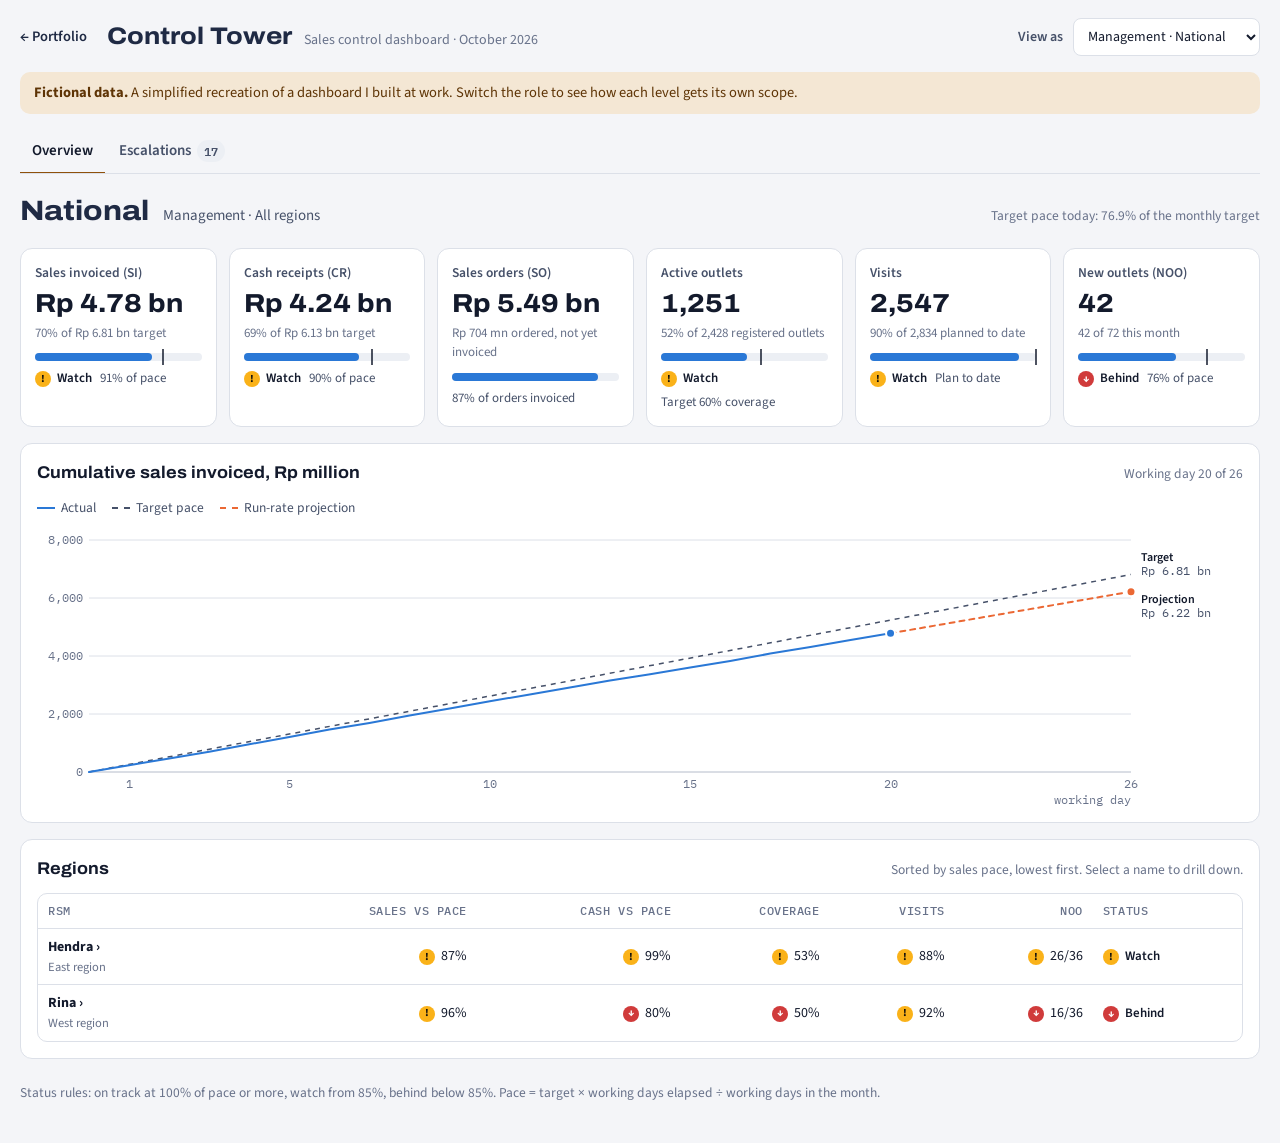
<file: control-tower.html>
<!doctype html>
<html lang="en">
<head>
<meta charset="utf-8">
<meta name="viewport" content="width=device-width,initial-scale=1,viewport-fit=cover">
<title>Control Tower Demo</title>
<link rel="preconnect" href="https://fonts.googleapis.com">
<link rel="preconnect" href="https://fonts.gstatic.com" crossorigin>
<link rel="stylesheet" href="https://fonts.googleapis.com/css2?family=Archivo:wdth,wght@100..125,500..800&family=IBM+Plex+Mono:wght@400;500&family=Source+Sans+3:wght@400;600;700&display=swap">
<link rel="stylesheet" href="assets/demo.css">
<style>
.scope{display:flex;flex-wrap:wrap;align-items:baseline;gap:4px 14px}
.scope h2{font-size:28px;font-weight:760;font-stretch:112%;color:var(--navy)}
.scope .who{font-size:15px;color:var(--ink-2)}
.scope .period{font-size:13.5px;color:var(--muted);margin-left:auto}
.kpi .st{display:flex;flex-wrap:wrap;gap:4px 8px;align-items:center;font-size:13px;color:var(--ink-2);margin-top:2px}
.mc{display:inline-flex;align-items:center;gap:6px;justify-content:flex-end}
.mc .pill{gap:0}
.team td.name{min-width:120px}
.team td.name .linkbtn{white-space:nowrap}
.team td.name small{display:block;color:var(--muted);font-size:12.5px}
.esc td small{display:block;color:var(--muted);font-size:12.5px}
.esc .resp{font-size:12.5px;color:var(--ink-2);display:block;margin-top:2px}
.leafnote{font-size:14.5px;color:var(--ink-2)}
#tab-overview,#tab-esc{display:grid;grid-template-columns:minmax(0,1fr);gap:16px}
</style>
</head>
<body>
<div class="app">
  <header class="topbar">
    <a class="back" href="./">← Portfolio</a>
    <div class="appname"><h1>Control Tower</h1><span class="sub">Sales control dashboard · October 2026</span></div>
    <div class="rolebox"><label for="role">View as</label><select id="role"></select></div>
  </header>
  <div class="note"><span><b>Fictional data.</b> A simplified recreation of a dashboard I built at work. Switch the role to see how each level gets its own scope.</span></div>

  <nav class="tabs" role="tablist" aria-label="Sections">
    <button type="button" role="tab" id="t-overview" aria-selected="true" aria-controls="tab-overview">Overview</button>
    <button type="button" role="tab" id="t-esc" aria-selected="false" aria-controls="tab-esc">Escalations <span class="count" id="escCount">0</span></button>
  </nav>

  <div class="crumbs" id="crumbs" aria-label="Hierarchy"></div>
  <div class="scope" id="scope"></div>

  <section id="tab-overview" role="tabpanel" aria-labelledby="t-overview">
    <div class="kpis" id="kpis"></div>
    <div class="card">
      <div class="card-head"><h2>Cumulative sales invoiced, Rp million</h2><span class="meta">Working day 20 of 26</span></div>
      <div class="legend">
        <span><i class="lg-line" style="border-color:var(--s1)"></i>Actual</span>
        <span><i class="lg-line" style="border-color:var(--ink-2);border-top-style:dashed"></i>Target pace</span>
        <span><i class="lg-line" style="border-color:var(--s2);border-top-style:dashed"></i>Run-rate projection</span>
      </div>
      <div class="chart" id="cumChart"></div>
    </div>
    <div class="card" id="teamCard">
      <div class="card-head"><h2 id="teamTitle">Team</h2><span class="meta">Sorted by sales pace, lowest first. Select a name to drill down.</span></div>
      <div class="tbl-wrap"><table class="data team" id="teamTbl"></table></div>
    </div>
  </section>

  <section id="tab-esc" role="tabpanel" aria-labelledby="t-esc" hidden>
    <div class="card">
      <div class="card-head"><h2>Escalations in this scope</h2>
        <div class="seg" role="group" aria-label="Filter escalations" id="escSeg">
          <button type="button" data-f="open" aria-pressed="true">Open</button>
          <button type="button" data-f="all" aria-pressed="false">All</button>
        </div>
      </div>
      <p class="muted" style="margin-bottom:12px;font-size:14px">A metric below 85% of pace raises an escalation to the next level up. Thresholds here are illustrative.</p>
      <div class="tbl-wrap"><table class="data esc" id="escTbl"></table></div>
      <p class="msg" id="escMsg" role="status" style="margin-top:8px"></p>
    </div>
  </section>

  <p class="footer-note">Status rules: on track at 100% of pace or more, watch from 85%, behind below 85%. Pace = target × working days elapsed ÷ working days in the month.</p>
</div>

<script>
(() => {
  "use strict";
  const $ = (s, r = document) => r.querySelector(s);
  const esc = s => String(s).replace(/[&<>"]/g, c => ({ "&": "&amp;", "<": "&lt;", ">": "&gt;", '"': "&quot;" }[c]));
  function rng(seed) { return function () { seed |= 0; seed = seed + 0x6D2B79F5 | 0; let t = Math.imul(seed ^ seed >>> 15, 1 | seed); t = t + Math.imul(t ^ t >>> 7, 61 | t) ^ t; return ((t ^ t >>> 14) >>> 0) / 4294967296; }; }
  const R = rng(1031);
  const WD = 26, DONE = 20, PACE = DONE / WD;
  const money = v => v >= 1000 ? "Rp " + (v / 1000).toFixed(2) + " bn" : "Rp " + Math.round(v).toLocaleString("en-US") + " mn";
  const pct = (v, d = 0) => (v * 100).toFixed(d) + "%";
  const int = v => Math.round(v).toLocaleString("en-US");
  const ST = { good: ["good", "✓", "On track"], warn: ["warn", "!", "Watch"], crit: ["crit", "↓", "Behind"] };
  const st = r => r >= 1 ? "good" : r >= 0.85 ? "warn" : "crit";
  const pill = (s, label) => `<span class="pill ${ST[s][0]}"><i aria-hidden="true">${ST[s][1]}</i>${label ?? ST[s][2]}</span>`;
  const icon = s => `<span class="pill ${ST[s][0]}"><i aria-hidden="true">${ST[s][1]}</i><span class="sr">${ST[s][2]}</span></span>`;

  // ---------- Build a fictional sales organisation ----------
  const regions = [
    { rsm: "Rina", region: "West region", areas: [{ asm: "Dewi", area: "Medan" }, { asm: "Agus", area: "Palembang" }] },
    { rsm: "Hendra", region: "East region", areas: [{ asm: "Lina", area: "Surabaya" }, { asm: "Fajar", area: "Makassar" }] },
  ];
  const spvNames = ["Yoga", "Sinta", "Bayu", "Maya", "Rizky", "Tari", "Joko", "Nia"];
  const salesNames = ["Andi", "Budi", "Citra", "Dimas", "Eka", "Fani", "Gilang", "Hana", "Indra", "Jihan", "Kevin", "Laras", "Made", "Nanda", "Oki", "Putri", "Raka", "Salsa", "Teguh", "Umi", "Vino", "Wulan", "Yusuf", "Zahra"];
  const KEYS = ["si", "siT", "cr", "crT", "so", "reg", "act", "vPlan", "vis", "noo", "nooT"];
  function leaf(name, area) {
    const siT = Math.round(180 + R() * 240), f = 0.62 + R() * 0.6;
    const daily = Array.from({ length: DONE }, () => siT / WD * f * (0.55 + R() * 0.9));
    const si = daily.reduce((a, b) => a + b, 0);
    const crT = Math.round(siT * 0.9), cr = crT * PACE * (0.6 + R() * 0.6);
    const reg = Math.round(60 + R() * 80), act = Math.round(reg * (0.38 + R() * 0.36));
    const vPlan = Math.round(110 + R() * 20), vis = Math.round(vPlan * (0.72 + R() * 0.33));
    return { name, role: "Salesman", label: area, si, siT, cr, crT, so: si * (1.04 + R() * 0.2), reg, act, vPlan, vis, noo: Math.floor(R() * 5), nooT: 3, daily };
  }
  const root = { name: "National", role: "Management", label: "All regions", children: [] };
  let si = 0, pi = 0;
  regions.forEach(rg => {
    const r = { name: rg.rsm, role: "RSM", label: rg.region, children: [] };
    rg.areas.forEach(ar => {
      const a = { name: ar.asm, role: "ASM", label: "Area " + ar.area, children: [] };
      for (let k = 0; k < 2; k++) {
        const s = { name: spvNames[pi++], role: "SPV", label: ar.area + " team " + (k + 1), children: [] };
        for (let j = 0; j < 3; j++) s.children.push(leaf(salesNames[si++], ar.area));
        a.children.push(s);
      }
      r.children.push(a);
    });
    root.children.push(r);
  });
  (function agg(n) {
    if (!n.children) return;
    n.children.forEach(c => { c.parent = n; agg(c); });
    KEYS.forEach(k => n[k] = n.children.reduce((s, c) => s + c[k], 0));
    n.daily = Array.from({ length: DONE }, (_, d) => n.children.reduce((s, c) => s + c.daily[d], 0));
  })(root);
  const M = n => {
    const cov = n.act / n.reg;
    return { siPace: n.si / (n.siT * PACE), crPace: n.cr / (n.crT * PACE), cov, covR: cov / 0.6, visR: n.vis / n.vPlan, nooR: n.noo / (n.nooT * PACE) };
  };
  const worst = (...s) => s.includes("crit") ? "crit" : s.includes("warn") ? "warn" : "good";
  const within = (n, scope) => { for (let x = n; x; x = x.parent) if (x === scope) return true; return false; };

  // ---------- Escalations ----------
  const responses = ["Joint visit with the SPV planned for this week.", "Overdue invoices assigned for collection follow-up.", "Route plan revised; two outlets added to Friday visits.", "Agreed a recovery target for the last six working days."];
  const escs = [];
  let eid = 1;
  function raise(subject, metric, value, to, threshold) {
    const responded = R() < 0.35;
    escs.push({ id: eid++, subject, metric, value, to, days: 1 + Math.floor(R() * 6), status: responded ? "Responded" : "Open", note: responded ? responses[Math.floor(R() * responses.length)] : "", threshold });
  }
  (function walk(n) {
    if (n.children) n.children.forEach(walk);
    if (!n.parent) return;
    const m = M(n), lim = n.role === "Salesman" ? 0.85 : 0.9;
    if (m.siPace < lim) raise(n, "Sales invoiced", pct(m.siPace) + " of pace", n.parent);
    if (n.role === "Salesman" && m.crPace < 0.85) raise(n, "Cash receipts", pct(m.crPace) + " of pace", n.parent);
    if (n.role === "Salesman" && m.visR < 0.85) raise(n, "Visits", pct(m.visR) + " of plan", n.parent);
  })(root);

  // ---------- Roles ----------
  const R0 = root.children[0], A0 = R0.children[0], S0 = A0.children[0];
  const roles = [
    { label: "Management · National", node: root },
    { label: "RSM · Rina (West)", node: R0 },
    { label: "RSM · Hendra (East)", node: root.children[1] },
    { label: "ASM · Dewi (Medan)", node: A0 },
    { label: "SPV · " + S0.name + " (Medan)", node: S0 },
    { label: "Salesman · " + S0.children[0].name + " (Medan)", node: S0.children[0] },
  ];
  const roleSel = $("#role");
  roles.forEach((r, i) => roleSel.appendChild(new Option(r.label, i)));
  let path = [root], escFilter = "open", tab = "overview";
  roleSel.addEventListener("change", () => { path = [roles[+roleSel.value].node]; render(); });

  // ---------- Tabs ----------
  function setTab(t) {
    tab = t;
    $("#t-overview").setAttribute("aria-selected", t === "overview");
    $("#t-esc").setAttribute("aria-selected", t === "esc");
    $("#tab-overview").hidden = t !== "overview";
    $("#tab-esc").hidden = t !== "esc";
    if (t === "overview") drawChart();
  }
  $("#t-overview").addEventListener("click", () => setTab("overview"));
  $("#t-esc").addEventListener("click", () => setTab("esc"));
  $("#escSeg").addEventListener("click", e => {
    const b = e.target.closest("button"); if (!b) return;
    escFilter = b.dataset.f;
    $("#escSeg").querySelectorAll("button").forEach(x => x.setAttribute("aria-pressed", x === b));
    renderEsc();
  });

  // ---------- Render ----------
  const scopeNode = () => path[path.length - 1];
  function render() {
    const n = scopeNode();
    const cr = $("#crumbs"); cr.innerHTML = ""; cr.hidden = path.length < 2;
    path.forEach((p, i) => {
      if (i) cr.insertAdjacentHTML("beforeend", '<span class="sep" aria-hidden="true">›</span>');
      if (i < path.length - 1) {
        const b = document.createElement("button"); b.type = "button"; b.textContent = p.name;
        b.onclick = () => { path = path.slice(0, i + 1); render(); };
        cr.appendChild(b);
      } else cr.insertAdjacentHTML("beforeend", `<span class="here">${esc(p.name)}</span>`);
    });
    $("#scope").innerHTML = `<h2>${esc(n.name)}</h2><span class="who">${esc(n.role)} · ${esc(n.label)}</span><span class="period">Target pace today: ${pct(PACE, 1)} of the monthly target</span>`;
    renderKpis(n); drawChart(); renderTeam(n); renderEsc();
  }

  function renderKpis(n) {
    const m = M(n);
    const tiles = [
      { k: "Sales invoiced (SI)", v: money(n.si), s: `${pct(n.si / n.siT)} of ${money(n.siT)} target`, fill: n.si / n.siT, mark: PACE, st: pill(st(m.siPace)), t: `${pct(m.siPace)} of pace` },
      { k: "Cash receipts (CR)", v: money(n.cr), s: `${pct(n.cr / n.crT)} of ${money(n.crT)} target`, fill: n.cr / n.crT, mark: PACE, st: pill(st(m.crPace)), t: `${pct(m.crPace)} of pace` },
      { k: "Sales orders (SO)", v: money(n.so), s: `${money(n.so - n.si)} ordered, not yet invoiced`, fill: n.si / n.so, mark: null, st: "", t: `${pct(n.si / n.so)} of orders invoiced` },
      { k: "Active outlets", v: int(n.act), s: `${pct(m.cov)} of ${int(n.reg)} registered outlets`, fill: m.cov, mark: 0.6, st: pill(st(m.covR)), t: "Target 60% coverage" },
      { k: "Visits", v: int(n.vis), s: `${pct(m.visR)} of ${int(n.vPlan)} planned to date`, fill: m.visR, mark: 1, st: pill(st(m.visR)), t: "Plan to date" },
      { k: "New outlets (NOO)", v: int(n.noo), s: `${int(n.noo)} of ${int(n.nooT)} this month`, fill: n.noo / n.nooT, mark: PACE, st: pill(st(m.nooR)), t: `${pct(m.nooR)} of pace` },
    ];
    $("#kpis").innerHTML = tiles.map(t => `<div class="kpi"><span class="k">${t.k}</span><span class="v num">${t.v}</span><span class="s num">${t.s}</span>
      <span class="bar" aria-hidden="true"><span class="fill" style="width:${Math.min(t.fill, 1) * 100}%"></span>${t.mark != null ? `<span class="mark" style="left:calc(${t.mark * 100}% - 1px)"></span>` : ""}</span>
      <span class="st">${t.st}<span class="num">${t.t}</span></span></div>`).join("");
  }

  // cumulative chart
  const tip = document.createElement("div"); tip.className = "tip"; tip.hidden = true;
  const SVGNS = "http://www.w3.org/2000/svg";
  const sv = (tag, a = {}) => { const e = document.createElementNS(SVGNS, tag); for (const k in a) e.setAttribute(k, a[k]); return e; };
  function niceStep(raw) { const p = Math.pow(10, Math.floor(Math.log10(raw))), n = raw / p; return (n <= 1 ? 1 : n <= 2 ? 2 : n <= 2.5 ? 2.5 : n <= 5 ? 5 : 10) * p; }
  function drawChart() {
    const box = $("#cumChart"); if (!box || box.offsetParent === null) return;
    const n = scopeNode();
    const W = Math.max(280, box.clientWidth), H = W < 520 ? 230 : 280, narrow = W < 520;
    const m = { l: 52, r: narrow ? 14 : 112, t: 14, b: 34 };
    const cum = []; n.daily.reduce((s, v, i) => (cum[i] = s + v), 0);
    const rate = cum[DONE - 1] / DONE, proj = cum[DONE - 1] + rate * (WD - DONE);
    const top = Math.max(n.siT, proj) * 1.05, step = niceStep(top / 4), ticks = Math.ceil(top / step), yMax = ticks * step;
    const x = d => m.l + d / WD * (W - m.l - m.r), y = v => m.t + (1 - v / yMax) * (H - m.t - m.b);
    const svg = sv("svg", { viewBox: `0 0 ${W} ${H}`, width: W, height: H, role: "img", "aria-label": `Cumulative sales invoiced for ${n.name}: ${money(cum[DONE - 1])} by day 20 against a target of ${money(n.siT)}; run-rate projection ${money(proj)}.` });
    for (let k = 0; k <= ticks; k++) {
      const v = k * step;
      svg.appendChild(sv("line", { class: k ? "grid" : "base", x1: m.l, x2: W - m.r, y1: y(v), y2: y(v) }));
      const t = sv("text", { class: "tick-lbl", x: m.l - 6, y: y(v) + 4, "text-anchor": "end" }); t.textContent = int(v); svg.appendChild(t);
    }
    [1, 5, 10, 15, 20, 26].forEach(d => { const t = sv("text", { class: "tick-lbl", x: x(d), y: H - m.b + 16, "text-anchor": "middle" }); t.textContent = d; svg.appendChild(t); });
    const t0 = sv("text", { class: "tick-lbl", x: W - m.r, y: H - 2, "text-anchor": "end" }); t0.textContent = "working day"; svg.appendChild(t0);
    const P = pts => pts.map((p, i) => (i ? "L" : "M") + p[0].toFixed(1) + " " + p[1].toFixed(1)).join(" ");
    svg.appendChild(sv("path", { d: P([[x(0), y(0)], [x(WD), y(n.siT)]]), fill: "none", stroke: "var(--ink-2)", "stroke-width": 1.5, "stroke-dasharray": "5 5" }));
    svg.appendChild(sv("path", { d: P([[x(DONE), y(cum[DONE - 1])], [x(WD), y(proj)]]), fill: "none", stroke: "var(--s2)", "stroke-width": 2, "stroke-dasharray": "5 5", "stroke-linecap": "round" }));
    svg.appendChild(sv("path", { d: P([[x(0), y(0)]].concat(cum.map((v, i) => [x(i + 1), y(v)]))), fill: "none", stroke: "var(--s1)", "stroke-width": 2, "stroke-linejoin": "round", "stroke-linecap": "round" }));
    svg.appendChild(sv("circle", { cx: x(DONE), cy: y(cum[DONE - 1]), r: 4.5, fill: "var(--s1)", stroke: "var(--surface)", "stroke-width": 2 }));
    svg.appendChild(sv("circle", { cx: x(WD), cy: y(proj), r: 4.5, fill: "var(--s2)", stroke: "var(--surface)", "stroke-width": 2 }));
    if (!narrow) {
      const close = Math.abs(y(proj) - y(n.siT)) < 30;
      const above = proj > n.siT;
      const ly = (v, up) => y(v) + (close ? (up ? -6 : 18) : 4);
      [["Target", n.siT, !above], ["Projection", proj, above]].forEach(([name, v, up]) => {
        const a = sv("text", { class: "lbl", x: x(WD) + 10, y: ly(v, up) - 7 }); a.textContent = name; svg.appendChild(a);
        const b = sv("text", { class: "lbl-2", x: x(WD) + 10, y: ly(v, up) + 7 }); b.textContent = money(v); svg.appendChild(b);
      });
    }
    const xh = sv("line", { class: "xhair", y1: m.t, y2: H - m.b, x1: -9, x2: -9, visibility: "hidden" }); svg.appendChild(xh);
    const stepW = (W - m.l - m.r) / WD;
    for (let d = 1; d <= WD; d++) {
      const h = sv("rect", { class: "hit", x: x(d) - stepW / 2, y: m.t, width: stepW, height: H - m.t - m.b });
      const show = () => {
        xh.setAttribute("x1", x(d)); xh.setAttribute("x2", x(d)); xh.setAttribute("visibility", "visible");
        let rows = "";
        if (d <= DONE) rows += `<div class="row"><span>Actual</span><span class="num">${money(cum[d - 1])}</span></div>`;
        rows += `<div class="row"><span>Target pace</span><span class="num">${money(n.siT * d / WD)}</span></div>`;
        if (d >= DONE) rows += `<div class="row"><span>Projection</span><span class="num">${money(cum[DONE - 1] + rate * (d - DONE))}</span></div>`;
        tip.innerHTML = `<b>Working day ${d}</b>${rows}`; tip.hidden = false;
        const tw = tip.offsetWidth; let left = x(d) + 12; if (left + tw > W) left = x(d) - tw - 12;
        tip.style.left = Math.max(0, left) + "px"; tip.style.top = m.t + "px";
      };
      h.addEventListener("mouseenter", show); h.addEventListener("click", show);
      svg.appendChild(h);
    }
    svg.addEventListener("mouseleave", () => { tip.hidden = true; xh.setAttribute("visibility", "hidden"); });
    box.innerHTML = ""; box.appendChild(svg); box.appendChild(tip);
  }

  function renderTeam(n) {
    const card = $("#teamCard"), tbl = $("#teamTbl");
    if (!n.children) {
      card.querySelector(".card-head .meta").textContent = "";
      $("#teamTitle").textContent = "No team below this level";
      tbl.innerHTML = `<tbody><tr><td class="leafnote">${esc(n.name)} is a salesman, the lowest level in the hierarchy. Escalations raised for ${esc(n.name)} appear in the Escalations tab.</td></tr></tbody>`;
      return;
    }
    const lvl = n.children[0].role;
    $("#teamTitle").textContent = { RSM: "Regions", ASM: "Areas", SPV: "Supervisor teams", Salesman: "Salesmen" }[lvl];
    card.querySelector(".card-head .meta").textContent = "Sorted by sales pace, lowest first. Select a name to drill down.";
    const rows = n.children.map(c => ({ c, m: M(c) })).sort((a, b) => a.m.siPace - b.m.siPace);
    tbl.innerHTML = `<thead><tr><th>${lvl}</th><th class="r">Sales vs pace</th><th class="r">Cash vs pace</th><th class="r">Coverage</th><th class="r">Visits</th><th class="r">NOO</th><th>Status</th></tr></thead><tbody>` +
      rows.map(({ c, m }, i) => `<tr class="click" data-i="${n.children.indexOf(c)}"><td class="name"><button type="button" class="linkbtn" data-i="${n.children.indexOf(c)}">${esc(c.name)} ›</button><small>${esc(c.label)}</small></td>
        <td class="r"><span class="mc">${icon(st(m.siPace))}<span class="num">${pct(m.siPace)}</span></span></td>
        <td class="r"><span class="mc">${icon(st(m.crPace))}<span class="num">${pct(m.crPace)}</span></span></td>
        <td class="r"><span class="mc">${icon(st(m.covR))}<span class="num">${pct(m.cov)}</span></span></td>
        <td class="r"><span class="mc">${icon(st(m.visR))}<span class="num">${pct(m.visR)}</span></span></td>
        <td class="r"><span class="mc">${icon(st(m.nooR))}<span class="num">${int(c.noo)}/${int(c.nooT)}</span></span></td>
        <td>${pill(worst(st(m.siPace), st(m.crPace)))}</td></tr>`).join("") + "</tbody>";
    tbl.querySelectorAll("tr.click").forEach(tr => tr.addEventListener("click", () => { path.push(n.children[+tr.dataset.i]); render(); }));
  }

  function renderEsc() {
    const n = scopeNode();
    const inScope = escs.filter(e => within(e.subject, n));
    const open = inScope.filter(e => e.status === "Open");
    $("#escCount").textContent = open.length;
    const list = (escFilter === "open" ? open : inScope).slice().sort((a, b) => b.days - a.days);
    const tbl = $("#escTbl");
    if (!list.length) { tbl.innerHTML = `<tbody><tr><td>No ${escFilter === "open" ? "open " : ""}escalations in this scope.</td></tr></tbody>`; return; }
    tbl.innerHTML = `<thead><tr><th>Open for</th><th>About</th><th>Issue</th><th>Escalated to</th><th>Status</th><th></th></tr></thead><tbody>` +
      list.map(e => `<tr><td class="nowrap num">${e.days} day${e.days > 1 ? "s" : ""}</td>
        <td><b>${esc(e.subject.name)}</b><small>${esc(e.subject.role)} · ${esc(e.subject.label)}</small></td>
        <td>${esc(e.metric)}<small class="num">${esc(e.value)}</small></td>
        <td>${esc(e.to.name)}<small>${esc(e.to.role)}</small></td>
        <td>${e.status === "Open" ? '<span class="badge" style="--dot:var(--warn)">Open</span>' : '<span class="badge" style="--dot:var(--good)">Responded</span>'}${e.note ? `<span class="resp">${esc(e.note)}</span>` : ""}</td>
        <td>${e.status === "Open" ? `<button type="button" class="btn btn-sm" data-id="${e.id}">Record follow-up</button>` : ""}</td></tr>`).join("") + "</tbody>";
    tbl.querySelectorAll("button[data-id]").forEach(b => b.addEventListener("click", () => {
      const e = escs.find(x => x.id === +b.dataset.id);
      const viewer = roles[+roleSel.value].node;
      e.status = "Responded"; e.note = `Follow-up recorded by ${viewer.name} (${viewer.role}).`;
      $("#escMsg").textContent = `Follow-up recorded for ${e.subject.name}.`;
      renderEsc();
    }));
  }

  render();
  let rt; new ResizeObserver(() => { clearTimeout(rt); rt = setTimeout(drawChart, 60); }).observe($("#cumChart"));
})();
</script>
</body>
</html>
</file>
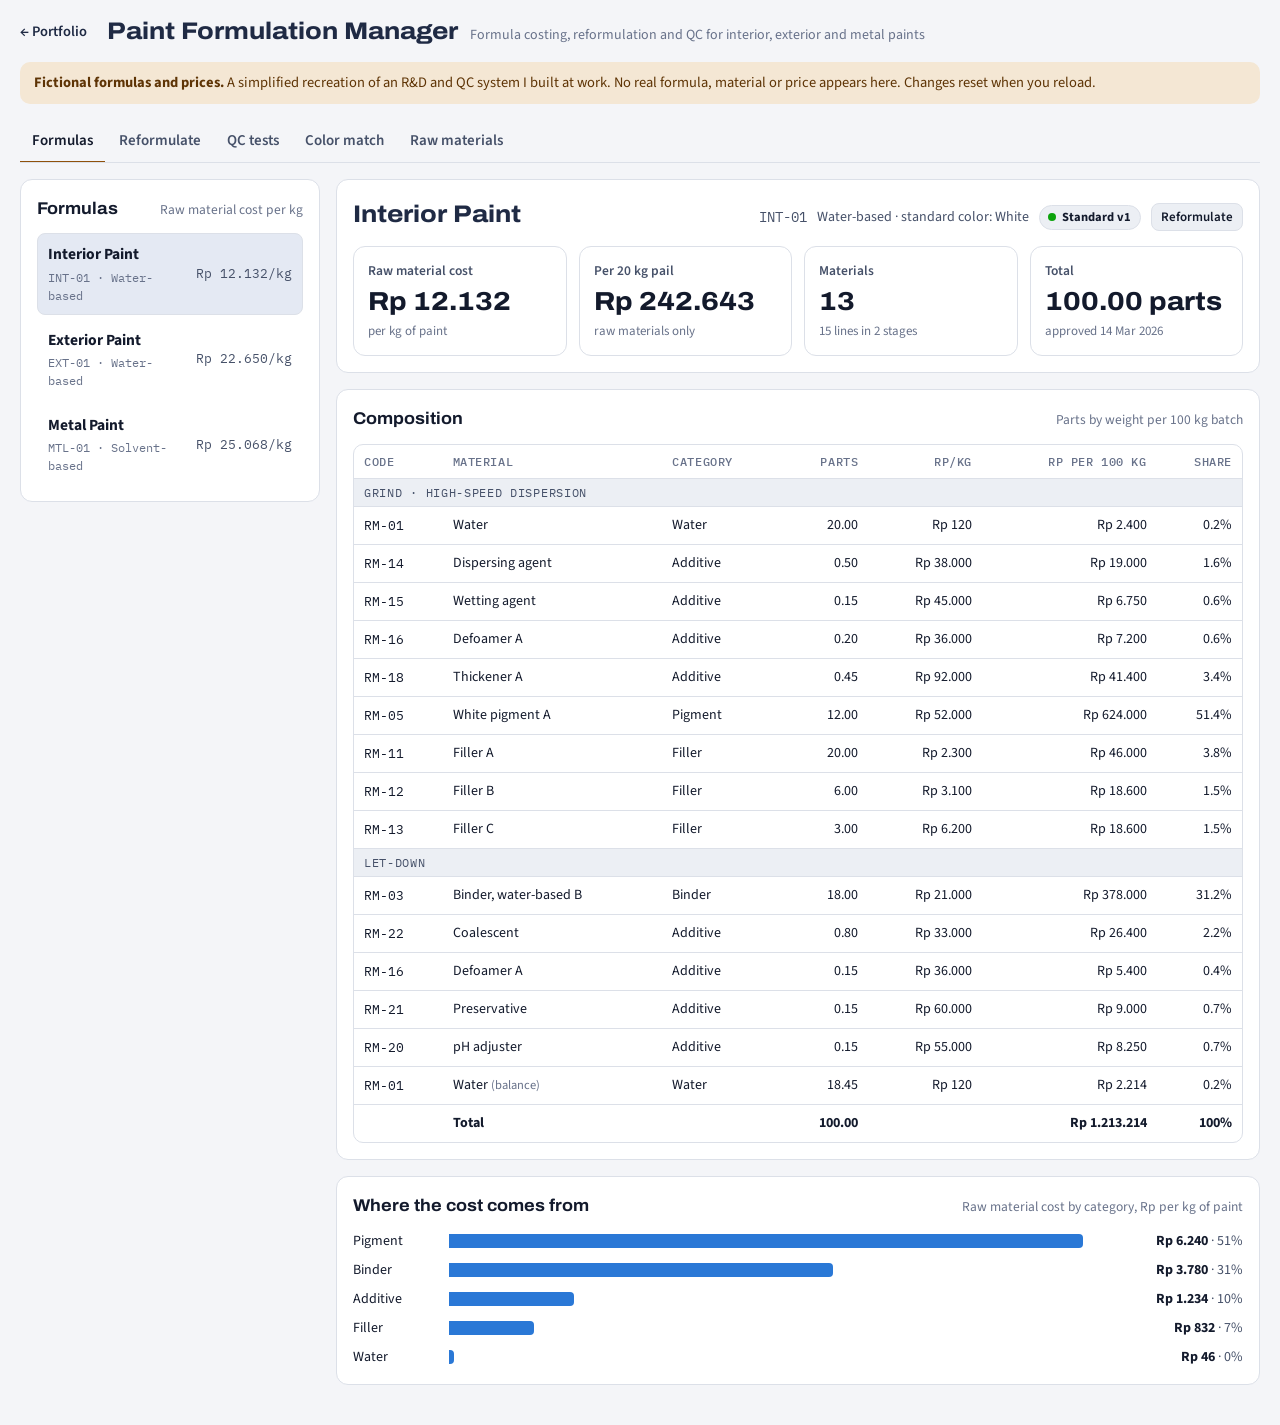
<file: formulation.html>
<!doctype html>
<html lang="en">
<head>
<meta charset="utf-8">
<meta name="viewport" content="width=device-width,initial-scale=1,viewport-fit=cover">
<title>Paint Formulation Manager Demo</title>
<link rel="preconnect" href="https://fonts.googleapis.com">
<link rel="preconnect" href="https://fonts.gstatic.com" crossorigin>
<link rel="stylesheet" href="https://fonts.googleapis.com/css2?family=Archivo:wdth,wght@100..125,500..800&family=IBM+Plex+Mono:wght@400;500&family=Source+Sans+3:wght@400;600;700&display=swap">
<link rel="stylesheet" href="assets/demo.css">
<style>
.flist{display:grid;gap:4px}
.fitem{display:grid;grid-template-columns:minmax(0,1fr) auto;gap:2px 10px;text-align:left;font:inherit;color:var(--ink);background:none;border:1px solid transparent;border-radius:8px;padding:9px 10px;cursor:pointer}
.fitem:hover{background:var(--surface-2)}
.fitem[aria-pressed="true"]{background:var(--sel);border-color:var(--line)}
.fitem b{font-weight:700}
.fitem small{grid-column:1;font-family:var(--font-mono);font-size:12px;color:var(--muted)}
.fitem .c{grid-row:1/3;grid-column:2;align-self:center;font-family:var(--font-mono);font-size:13px;color:var(--ink-2);text-align:right}
.fhead{display:flex;flex-wrap:wrap;justify-content:space-between;gap:8px 16px;align-items:baseline;margin-bottom:14px}
.fhead h2{font-size:24px;font-weight:760;font-stretch:112%;color:var(--navy)}
.fhead .meta{font-size:14px;color:var(--ink-2);display:flex;flex-wrap:wrap;gap:6px 10px;align-items:center}
.hbars{display:grid;gap:8px}
.hbar{display:grid;grid-template-columns:86px minmax(0,1fr) 150px;gap:10px;align-items:center;font-size:14px}
.hbar .track{height:14px;position:relative}
.hbar .track span{position:absolute;left:0;top:0;bottom:0;background:var(--s1);border-radius:0 4px 4px 0}
.hbar .val{text-align:right;color:var(--ink-2);font-variant-numeric:tabular-nums}
.hbar .val b{color:var(--ink)}
@media (max-width:520px){.hbar{grid-template-columns:72px minmax(0,1fr);}.hbar .val{grid-column:1/-1;text-align:left;margin-top:-4px}}
.ed input{width:84px;text-align:right;padding:5px 7px}
.ed select{max-width:240px;padding:5px 7px}
.ed tr.chg td{background:var(--sel)}
.chgtag{font-size:12px;font-weight:700;color:var(--accent-ink);background:var(--accent-soft);border-radius:4px;padding:0 5px;white-space:nowrap}
.big{font-family:var(--font-display);font-weight:760;font-stretch:110%;font-size:30px;line-height:1.1}
.delta{font-weight:700}
.delta.down{color:var(--good-ink)}
.delta.up{color:var(--crit-ink)}
.sumrow{display:flex;flex-wrap:wrap;justify-content:space-between;gap:6px 14px;align-items:baseline;padding:8px 0;border-bottom:1px solid var(--line);font-size:14.5px}
.sumrow:last-of-type{border-bottom:0}
.sumrow .k{color:var(--ink-2)}
.changes{margin:6px 0 0;padding-left:18px;font-size:14px;color:var(--ink-2);display:grid;gap:2px}
.pgrid{display:grid;grid-template-columns:repeat(auto-fit,minmax(150px,1fr));gap:10px 12px}
.pgrid input{width:100%}
.recs{margin:0;padding-left:18px;display:grid;gap:6px;font-size:14.5px}
.recs b{color:var(--ink)}
.swatches{display:grid;grid-template-columns:1fr 1fr;gap:0;border-radius:10px;overflow:hidden;border:1px solid var(--line);margin:12px 0}
.sw{height:120px;display:flex;align-items:flex-end;padding:8px 10px}
.sw + .sw{border-left:2px solid var(--surface)}
.sw span{font:500 12px var(--font-mono);background:var(--surface);color:var(--ink);border-radius:4px;padding:2px 6px}
.lab{display:grid;grid-template-columns:repeat(3,minmax(0,1fr));gap:10px}
.lab input{width:100%}
.formula{font-family:var(--font-mono);font-size:13px;color:var(--ink-2);background:var(--surface-2);border-radius:6px;padding:6px 10px;display:inline-block;margin-top:10px}
.versions td small{display:block;color:var(--muted);font-size:12.5px}
.diffbox{margin-top:12px;padding:12px;border:1px dashed var(--axis);border-radius:10px;font-size:14px}
.std{font-size:12px;font-weight:700;color:var(--accent-ink);background:var(--accent-soft);border-radius:4px;padding:1px 6px;margin-left:4px;white-space:nowrap}
.price-in{width:110px;text-align:right}
#tab-formulas,#tab-reform,#tab-qc,#tab-color,#tab-mat{display:grid;grid-template-columns:minmax(0,1fr);gap:16px}
.toolbar{display:flex;flex-wrap:wrap;gap:10px 16px;align-items:end}
.toolbar .field{min-width:200px}
</style>
</head>
<body>
<div class="app">
  <header class="topbar">
    <a class="back" href="./">← Portfolio</a>
    <div class="appname"><h1>Paint Formulation Manager</h1><span class="sub">Formula costing, reformulation and QC for interior, exterior and metal paints</span></div>
  </header>
  <div class="note"><span><b>Fictional formulas and prices.</b> A simplified recreation of an R&amp;D and QC system I built at work. No real formula, material or price appears here. Changes reset when you reload.</span></div>

  <nav class="tabs" role="tablist" aria-label="Sections" id="tabs">
    <button type="button" role="tab" data-tab="formulas" aria-selected="true">Formulas</button>
    <button type="button" role="tab" data-tab="reform" aria-selected="false">Reformulate</button>
    <button type="button" role="tab" data-tab="qc" aria-selected="false">QC tests</button>
    <button type="button" role="tab" data-tab="color" aria-selected="false">Color match</button>
    <button type="button" role="tab" data-tab="mat" aria-selected="false">Raw materials</button>
  </nav>

  <!-- Formulas -->
  <section id="tab-formulas" role="tabpanel">
    <div class="split narrow-left">
      <div class="card"><div class="card-head"><h2>Formulas</h2><span class="meta">Raw material cost per kg</span></div><div class="flist" id="flist"></div></div>
      <div class="stack-v">
        <div class="card">
          <div class="fhead" id="fhead"></div>
          <div class="kpis" id="fkpis"></div>
        </div>
        <div class="card">
          <div class="card-head"><h2>Composition</h2><span class="meta">Parts by weight per 100 kg batch</span></div>
          <div class="tbl-wrap"><table class="data" id="compTbl"></table></div>
        </div>
        <div class="card">
          <div class="card-head"><h2>Where the cost comes from</h2><span class="meta">Raw material cost by category, Rp per kg of paint</span></div>
          <div class="hbars" id="catBars"></div>
        </div>
      </div>
    </div>
  </section>

  <!-- Reformulate -->
  <section id="tab-reform" role="tabpanel" hidden>
    <div class="card toolbar">
      <div class="field"><label for="rForm">Formula</label><select id="rForm"></select></div>
      <div class="field"><label for="rBase">Start from version</label><select id="rBase"></select></div>
      <p class="muted" style="font-size:14px;flex:1 1 260px">Change quantities or swap a material for one in the same group. Cost updates as you type; the total must stay at 100 parts.</p>
    </div>
    <div class="split">
      <div class="card">
        <div class="card-head"><h2>Working formula</h2><span class="meta" id="rMeta"></span></div>
        <div class="tbl-wrap"><table class="data ed" id="edTbl"></table></div>
      </div>
      <div class="stack-v">
        <div class="card" id="rSummary"></div>
        <div class="card">
          <div class="card-head"><h2>Versions</h2><span class="meta">Draft → Submitted → Approved → Standard</span></div>
          <div class="tbl-wrap"><table class="data versions" id="verTbl"></table></div>
          <div id="diffBox"></div>
          <p class="msg" id="verMsg" role="status" style="margin-top:8px"></p>
        </div>
      </div>
    </div>
  </section>

  <!-- QC -->
  <section id="tab-qc" role="tabpanel" hidden>
    <div class="split">
      <div class="card">
        <div class="card-head"><h2>Record a batch test</h2><span class="meta">Test date 2 Nov 2026</span></div>
        <div class="form-grid" style="margin-bottom:12px">
          <div class="field"><label for="qForm">Formula</label><select id="qForm"></select></div>
          <div class="field"><label for="qLot">Lot number</label><input id="qLot" class="n"></div>
        </div>
        <div class="pgrid" id="qInputs"></div>
        <p class="sec-title" style="font-family:var(--font-mono);font-size:11.5px;letter-spacing:.06em;text-transform:uppercase;color:var(--muted);margin:16px 0 8px">Result against the standard</p>
        <div class="tbl-wrap"><table class="data" id="qResult"></table></div>
        <div id="qRecs" style="margin-top:14px"></div>
        <div class="btn-row" style="margin-top:14px"><button type="button" class="btn btn-primary" id="qSave">Save to test history</button></div>
        <p class="msg" id="qMsg" role="status" style="margin-top:8px"></p>
      </div>
      <div class="card">
        <div class="card-head"><h2>Test history</h2><div class="field" style="min-width:180px"><label for="qParam" class="sr">Parameter</label><select id="qParam"></select></div></div>
        <div class="legend" id="qLegend"></div>
        <div class="chart" id="qChart"></div>
        <div class="tbl-wrap" style="margin-top:14px"><table class="data" id="qHist"></table></div>
      </div>
    </div>
  </section>

  <!-- Color -->
  <section id="tab-color" role="tabpanel" hidden>
    <div class="split even">
      <div class="card">
        <div class="card-head"><h2>Sample against the color standard</h2></div>
        <div class="form-grid" style="margin-bottom:14px">
          <div class="field"><label for="cForm">Formula</label><select id="cForm"></select></div>
          <div class="field"><label for="cTol">Tolerance, ΔE*ab</label><input id="cTol" class="n" inputmode="decimal" value="1.0"><span class="hint">Illustrative pass limit</span></div>
        </div>
        <p class="field"><span class="lbl">Standard (CIE L*a*b*, D65/10°)</span></p>
        <p class="mono" id="cStd" style="margin:4px 0 14px;font-size:14.5px"></p>
        <div class="lab">
          <div class="field"><label for="cL">Sample L*</label><input id="cL" class="n" inputmode="decimal"><span class="hint">Lightness</span></div>
          <div class="field"><label for="cA">Sample a*</label><input id="cA" class="n" inputmode="decimal"><span class="hint">− green / + red</span></div>
          <div class="field"><label for="cB">Sample b*</label><input id="cB" class="n" inputmode="decimal"><span class="hint">− blue / + yellow</span></div>
        </div>
        <span class="formula">ΔE*ab = √(ΔL*² + Δa*² + Δb*²)</span>
      </div>
      <div class="card" id="cOut"></div>
    </div>
  </section>

  <!-- Materials -->
  <section id="tab-mat" role="tabpanel" hidden>
    <div class="split">
      <div class="card">
        <div class="card-head"><h2>Raw material prices</h2><span class="meta">Rp per kg, fictional. Edit a price to see its effect.</span></div>
        <div class="tbl-wrap"><table class="data" id="matTbl"></table></div>
      </div>
      <div class="stack-v">
        <div class="card">
          <div class="card-head"><h2>Effect on formula cost</h2><button type="button" class="btn btn-sm" id="resetPrices">Reset prices</button></div>
          <div class="tbl-wrap"><table class="data" id="impactTbl"></table></div>
          <p class="footer-note">In the production system, prices update from the latest purchase records and formulas follow the newest work order for each product.</p>
        </div>
      </div>
    </div>
  </section>
</div>

<script>
(() => {
  "use strict";
  const $ = (s, r = document) => r.querySelector(s);
  const esc = s => String(s ?? "").replace(/[&<>"]/g, c => ({ "&": "&amp;", "<": "&lt;", ">": "&gt;", '"': "&quot;" }[c]));
  function rng(seed) { return function () { seed |= 0; seed = seed + 0x6D2B79F5 | 0; let t = Math.imul(seed ^ seed >>> 15, 1 | seed); t = t + Math.imul(t ^ t >>> 7, 61 | t) ^ t; return ((t ^ t >>> 14) >>> 0) / 4294967296; }; }
  const R = rng(905);
  const rp = v => "Rp " + Math.round(v).toLocaleString("id-ID");
  const rp2 = v => "Rp " + v.toLocaleString("id-ID", { minimumFractionDigits: 0, maximumFractionDigits: 0 });
  const q2 = v => v.toFixed(2);
  const num = s => { const n = parseFloat(String(s).replace(",", ".")); return isFinite(n) ? n : NaN; };
  const TODAY_LABEL = "2 Nov 2026";

  // ---------- Fictional raw materials, named by component ----------
  const MAT = [
    { c: "RM-01", n: "Water", cat: "Water", g: "water", p: 120 },
    { c: "RM-02", n: "Binder, water-based A", cat: "Binder", g: "binderwb", p: 28500 },
    { c: "RM-03", n: "Binder, water-based B", cat: "Binder", g: "binderwb", p: 21000 },
    { c: "RM-04", n: "Binder, solvent-based", cat: "Binder", g: "bindersb", p: 32000 },
    { c: "RM-05", n: "White pigment A", cat: "Pigment", g: "white", p: 52000 },
    { c: "RM-06", n: "White pigment B", cat: "Pigment", g: "white", p: 41000 },
    { c: "RM-07", n: "Colorant, black", cat: "Pigment", g: "black", p: 68000 },
    { c: "RM-08", n: "Colorant, yellow", cat: "Pigment", g: "yellow", p: 24000 },
    { c: "RM-09", n: "Colorant, red", cat: "Pigment", g: "red", p: 26000 },
    { c: "RM-10", n: "Anti-corrosive pigment", cat: "Pigment", g: "anticor", p: 30000 },
    { c: "RM-11", n: "Filler A", cat: "Filler", g: "filler", p: 2300 },
    { c: "RM-12", n: "Filler B", cat: "Filler", g: "filler", p: 3100 },
    { c: "RM-13", n: "Filler C", cat: "Filler", g: "filler", p: 6200 },
    { c: "RM-14", n: "Dispersing agent", cat: "Additive", g: "disp", p: 38000 },
    { c: "RM-15", n: "Wetting agent", cat: "Additive", g: "wet", p: 45000 },
    { c: "RM-16", n: "Defoamer A", cat: "Additive", g: "defo", p: 36000 },
    { c: "RM-17", n: "Defoamer B", cat: "Additive", g: "defo", p: 64000 },
    { c: "RM-18", n: "Thickener A", cat: "Additive", g: "thick", p: 92000 },
    { c: "RM-19", n: "Thickener B", cat: "Additive", g: "thick", p: 78000 },
    { c: "RM-20", n: "pH adjuster", cat: "Additive", g: "ph", p: 55000 },
    { c: "RM-21", n: "Preservative", cat: "Additive", g: "pres", p: 60000 },
    { c: "RM-22", n: "Coalescent", cat: "Additive", g: "coal", p: 33000 },
    { c: "RM-23", n: "Anti-settling agent", cat: "Additive", g: "antiset", p: 70000 },
    { c: "RM-24", n: "Drier", cat: "Additive", g: "drier", p: 48000 },
    { c: "RM-25", n: "Anti-skinning agent", cat: "Additive", g: "antiskin", p: 52000 },
    { c: "RM-26", n: "Solvent A", cat: "Solvent", g: "solv", p: 16000 },
    { c: "RM-27", n: "Solvent B", cat: "Solvent", g: "solv", p: 21000 },
  ];
  const MB = Object.fromEntries(MAT.map(m => [m.c, m]));
  const REF = Object.fromEntries(MAT.map(m => [m.c, m.p]));
  const price = { ...REF };
  const CATS = ["Binder", "Pigment", "Filler", "Additive", "Solvent", "Water"];
  const GROUP = { water: "Water", binderwb: "Water-based binders", bindersb: "Solvent-based binder", white: "White pigments", black: "Black colorant", yellow: "Yellow colorant", red: "Red colorant", anticor: "Anti-corrosive pigment", filler: "Fillers", disp: "Dispersing agent", wet: "Wetting agent", defo: "Defoamers", thick: "Thickeners", ph: "pH adjuster", pres: "Preservative", coal: "Coalescent", antiset: "Anti-settling agent", drier: "Drier", antiskin: "Anti-skinning agent", solv: "Solvents" };

  // ---------- Fictional formulas (parts per 100 kg; let-down water balances to 100) ----------
  const balance = items => { const fixed = items.filter(i => !i.bal).reduce((s, i) => s + i.q, 0); const b = items.find(i => i.bal); if (b) b.q = Math.round((100 - fixed) * 100) / 100; return items; };
  const mk = arr => balance(arr.map(([s, c, q]) => ({ s, c, q: q ?? 0, bal: q == null })));
  const clone = items => items.map(i => ({ ...i }));
  const costKg = (items, p = price) => items.reduce((s, i) => s + i.q * p[i.c], 0) / 100;
  const totalParts = items => Math.round(items.reduce((s, i) => s + i.q, 0) * 100) / 100;
  const PARAMS = [
    { k: "visc", n: "Viscosity", u: "KU", d: 0 }, { k: "dens", n: "Density", u: "kg/L", d: 2 }, { k: "ph", n: "pH", u: "", d: 1 },
    { k: "fine", n: "Fineness of grind", u: "µm", d: 0 }, { k: "gloss", n: "Gloss 60°", u: "GU", d: 0 }, { k: "cr", n: "Contrast ratio", u: "%", d: 1 },
  ];
  const F = [
    { code: "INT-01", name: "Interior Paint", base: "Water-based", colorName: "White",
      items: [["G", "RM-01", 20], ["G", "RM-14", 0.5], ["G", "RM-15", 0.15], ["G", "RM-16", 0.2], ["G", "RM-18", 0.45], ["G", "RM-05", 12], ["G", "RM-11", 20], ["G", "RM-12", 6], ["G", "RM-13", 3],
        ["L", "RM-03", 18], ["L", "RM-22", 0.8], ["L", "RM-16", 0.15], ["L", "RM-21", 0.15], ["L", "RM-20", 0.15], ["L", "RM-01", null]],
      spec: { visc: [95, 105], dens: [1.38, 1.46], ph: [8.5, 9.5], fine: [null, 50], gloss: [1, 4], cr: [94, null] }, color: { L: 96.2, a: -0.5, b: 2.0 } },
    { code: "EXT-01", name: "Exterior Paint", base: "Water-based", colorName: "Light grey",
      items: [["G", "RM-01", 14], ["G", "RM-14", 0.6], ["G", "RM-15", 0.2], ["G", "RM-17", 0.2], ["G", "RM-18", 0.25], ["G", "RM-05", 18], ["G", "RM-12", 8],
        ["L", "RM-02", 38], ["L", "RM-19", 0.8], ["L", "RM-22", 1.6], ["L", "RM-17", 0.1], ["L", "RM-21", 0.15], ["L", "RM-20", 0.2], ["L", "RM-07", 0.12], ["L", "RM-01", null]],
      spec: { visc: [100, 110], dens: [1.28, 1.38], ph: [8.5, 9.5], fine: [null, 30], gloss: [5, 15], cr: [96, null] }, color: { L: 82.0, a: -0.6, b: -0.8 } },
    { code: "MTL-01", name: "Metal Paint", base: "Solvent-based", colorName: "Red",
      items: [["G", "RM-26", 8], ["G", "RM-14", 0.8], ["G", "RM-23", 0.5], ["G", "RM-09", 6], ["G", "RM-10", 8], ["G", "RM-12", 10],
        ["L", "RM-04", 45], ["L", "RM-27", 10], ["L", "RM-24", 1.2], ["L", "RM-25", 0.3], ["L", "RM-26", null]],
      spec: { visc: [85, 95], dens: [1.25, 1.35], fine: [null, 20], gloss: [80, 90], cr: [98, null] }, color: { L: 40.0, a: 32.0, b: 22.0 } },
  ].map(f => ({ ...f, versions: [{ v: 1, status: "Approved", date: "14 Mar 2026", by: "R&D", note: "Initial standard", items: mk(f.items) }], std: 1, tests: [] }));
  // A pending reformulation on the first formula
  (() => { const f = F[0], it = clone(f.versions[0].items); it[4].q = 0.4; it[5].q = 11.5; it[6].q = 20.5; balance(it);
    f.versions.push({ v: 2, status: "Submitted", date: "28 Oct 2026", by: "R&D", note: "Less white pigment and thickener; more Filler A", items: it }); })();
  const stdItems = f => f.versions.find(v => v.v === f.std).items;

  // seed test history
  const dec = k => PARAMS.find(p => p.k === k).d;
  const fparams = f => PARAMS.filter(p => f.spec[p.k]);
  const round = (v, d) => Math.round(v * 10 ** d) / 10 ** d;
  function sampleVal(spec, k) {
    const [lo, hi] = spec[k];
    let v;
    if (lo != null && hi != null) v = (lo + hi) / 2 + (hi - lo) / 2 * (R() * 2.3 - 1.15);
    else if (hi != null) v = hi * (0.5 + R() * 0.56);
    else v = lo + R() * 2.6 - 0.35;
    return round(v, dec(k));
  }
  F.forEach((f, fi) => {
    for (let i = 0; i < 9; i++) {
      const res = {}; fparams(f).forEach(p => res[p.k] = sampleVal(f.spec, p.k));
      f.tests.push({ lot: `LOT-2610-${String(fi * 10 + i + 11).padStart(3, "0")}`, date: `${3 + i * 3} Oct 2026`, v: 1, res });
    }
  });
  const inSpec = (f, k, v) => { const [lo, hi] = f.spec[k]; return (lo == null || v >= lo) && (hi == null || v <= hi); };
  const specText = (f, k) => { const [lo, hi] = f.spec[k], u = PARAMS.find(p => p.k === k).u, d = dec(k); return lo != null && hi != null ? `${lo.toFixed(d)}–${hi.toFixed(d)} ${u}` : hi != null ? `max ${hi.toFixed(d)} ${u}` : `min ${lo.toFixed(d)} ${u}`; };

  const KB = {
    visc: { low: "Raise the thickener (or the anti-settling agent in solvent-based paint) in 0.05-part steps, and confirm it was fully dispersed before let-down.", high: "Hold back part of the let-down water or solvent and add it after a viscosity check. Reduce thickener in the next batch." },
    dens: { low: "Check pigment and filler weighing records and look for entrapped air; add defoamer if foam is visible.", high: "Confirm all let-down water or solvent was added and verify the filler charge weight." },
    ph: { low: "Add pH adjuster in 0.02-part steps and re-test after 10 minutes of mixing.", high: "Stop further pH adjuster additions and re-test after the batch has rested." },
    fine: { high: "Extend high-speed dispersion and check the dispersing agent level against the pigment and filler load." },
    gloss: { low: "Check fineness first. If it is in spec, the filler level is too high for the target gloss: raise binder or reduce filler.", high: "Add a little filler, or check that the binder charge was not exceeded." },
    cr: { low: "Raise white pigment or reduce filler, and confirm the drawdown film thickness used for the test." },
  };

  // ---------- State ----------
  let fi = 0, tab = "formulas";
  const state = { work: null, workF: null, baseV: 1, qParam: "visc", compare: null };
  const forms = F.map((f, i) => ({ v: i, t: `${f.name} · ${f.code}` }));
  function fillSelect(sel, opts, val) { sel.innerHTML = opts.map(o => `<option value="${esc(o.v)}">${esc(o.t)}</option>`).join(""); if (val != null) sel.value = val; }
  ["#rForm", "#qForm", "#cForm"].forEach(id => $(id).addEventListener("change", e => { fi = +e.target.value; onFormulaChange(); }));
  function onFormulaChange() { state.work = null; state.compare = null; prefillQC(); prefillColor(); render(); }

  function setTab(t) {
    tab = t;
    document.querySelectorAll("#tabs button").forEach(b => b.setAttribute("aria-selected", b.dataset.tab === t));
    ["formulas", "reform", "qc", "color", "mat"].forEach(k => $("#tab-" + k).hidden = k !== t);
    render();
  }
  $("#tabs").addEventListener("click", e => { const b = e.target.closest("button"); if (b) setTab(b.dataset.tab); });

  // ---------- Formulas tab ----------
  function renderFormulas() {
    $("#flist").innerHTML = F.map((f, i) => `<button type="button" class="fitem" data-i="${i}" aria-pressed="${i === fi}"><b>${esc(f.name)}</b><small>${f.code} · ${f.base}</small><span class="c">${rp(costKg(stdItems(f)))}/kg</span></button>`).join("");
    $("#flist").querySelectorAll(".fitem").forEach(b => b.addEventListener("click", () => { fi = +b.dataset.i; onFormulaChange(); }));
    const f = F[fi], items = stdItems(f), ck = costKg(items);
    const stdV = f.versions.find(v => v.v === f.std);
    $("#fhead").innerHTML = `<div><h2>${esc(f.name)}</h2></div><div class="meta"><span class="mono">${f.code}</span><span>${f.base} · standard color: ${esc(f.colorName)}</span><span class="badge" style="--dot:var(--good)">Standard v${f.std}</span><button type="button" class="btn btn-sm" id="goReform">Reformulate</button></div>`;
    $("#goReform").addEventListener("click", () => setTab("reform"));
    $("#fkpis").innerHTML = [
      ["Raw material cost", `${rp(ck)}`, "per kg of paint"],
      ["Per 20 kg pail", rp(ck * 20), "raw materials only"],
      ["Materials", String(new Set(items.map(i => i.c)).size), `${items.length} lines in 2 stages`],
      ["Total", `${q2(totalParts(items))} parts`, `approved ${stdV.date}`],
    ].map(([k, v, s]) => `<div class="kpi"><span class="k">${k}</span><span class="v num">${v}</span><span class="s">${s}</span></div>`).join("");
    const rows = items.map(i => ({ i, m: MB[i.c], cost: i.q * price[i.c] / 100 }));
    const tot = rows.reduce((s, r) => s + r.cost, 0);
    const stageRows = (st, title) => `<tr class="group"><td colspan="7">${title}</td></tr>` + rows.filter(r => r.i.s === st).map(r =>
      `<tr><td class="mono nowrap" style="font-size:12.5px">${r.i.c}</td><td>${esc(r.m.n)}${r.i.bal ? ' <span class="muted" style="font-size:12.5px">(balance)</span>' : ""}</td><td>${r.m.cat}</td><td class="r">${q2(r.i.q)}</td><td class="r">${rp(price[r.i.c])}</td><td class="r">${rp(r.cost * 100)}</td><td class="r">${(r.cost / tot * 100).toFixed(1)}%</td></tr>`).join("");
    $("#compTbl").innerHTML = `<thead><tr><th>Code</th><th>Material</th><th>Category</th><th class="r">Parts</th><th class="r">Rp/kg</th><th class="r">Rp per 100 kg</th><th class="r">Share</th></tr></thead><tbody>` +
      stageRows("G", "Grind · high-speed dispersion") + stageRows("L", "Let-down") +
      `<tr class="total"><td></td><td>Total</td><td></td><td class="r">${q2(totalParts(items))}</td><td></td><td class="r">${rp(tot * 100)}</td><td class="r">100%</td></tr></tbody>`;
    const byCat = CATS.map(c => ({ c, v: rows.filter(r => r.m.cat === c).reduce((s, r) => s + r.cost, 0) })).filter(x => x.v > 0).sort((a, b) => b.v - a.v);
    const max = byCat[0].v;
    $("#catBars").innerHTML = byCat.map(x => `<div class="hbar"><span>${x.c}</span><span class="track" aria-hidden="true"><span style="width:${x.v / max * 100}%"></span></span><span class="val"><b>${rp(x.v)}</b> · ${(x.v / tot * 100).toFixed(0)}%</span></div>`).join("");
  }

  // ---------- Reformulate tab ----------
  function ensureWork() {
    const f = F[fi];
    if (state.work && state.workF === fi) return;
    state.workF = fi; state.baseV = f.std; state.work = clone(stdItems(f));
  }
  function baseItems() { return F[fi].versions.find(v => v.v === state.baseV).items; }
  function renderReform() {
    ensureWork();
    const f = F[fi];
    fillSelect($("#rForm"), forms, fi);
    fillSelect($("#rBase"), f.versions.map(v => ({ v: v.v, t: `v${v.v} · ${v.status}${v.v === f.std ? " · standard" : ""}` })), state.baseV);
    renderEditor(); renderSummary(); renderVersions();
  }
  $("#rBase").addEventListener("change", e => { state.baseV = +e.target.value; state.work = clone(baseItems()); renderEditor(); renderSummary(); });
  function renderEditor() {
    const base = baseItems(), w = state.work;
    $("#rMeta").textContent = `Based on v${state.baseV}`;
    const row = (it, idx) => {
      const b = base[idx], changed = b.c !== it.c || Math.abs(b.q - it.q) > 1e-9;
      const opts = MAT.filter(m => m.g === MB[it.c].g);
      const sel = opts.length > 1 ? `<select data-i="${idx}" aria-label="Material for line ${idx + 1}">${opts.map(m => `<option value="${m.c}" ${m.c === it.c ? "selected" : ""}>${esc(m.n)}</option>`).join("")}</select>` : esc(MB[it.c].n);
      return `<tr class="${changed ? "chg" : ""}"><td>${sel}${it.bal ? ' <span class="muted" style="font-size:12.5px">(balance)</span>' : ""}</td>
        <td><input class="n" type="number" step="0.01" min="0" value="${q2(it.q)}" data-q="${idx}" aria-label="Parts for ${esc(MB[it.c].n)}"></td>
        <td class="r">${rp(price[it.c])}</td><td class="r" data-cost="${idx}">${rp(it.q * price[it.c])}</td><td data-tag="${idx}">${changed ? '<span class="chgtag">Changed</span>' : ""}</td></tr>`;
    };
    const stage = (s, t) => `<tr class="group"><td colspan="5">${t}</td></tr>` + w.map((it, idx) => it.s === s ? row(it, idx) : "").join("");
    $("#edTbl").innerHTML = `<thead><tr><th>Material</th><th>Parts</th><th class="r">Rp/kg</th><th class="r">Rp per 100 kg</th><th></th></tr></thead><tbody>${stage("G", "Grind")}${stage("L", "Let-down")}</tbody>`;
    $("#edTbl").querySelectorAll("select[data-i]").forEach(s => s.addEventListener("change", () => { w[+s.dataset.i].c = s.value; renderEditor(); renderSummary(); }));
    $("#edTbl").querySelectorAll("input[data-q]").forEach(inp => inp.addEventListener("input", () => {
      const i = +inp.dataset.q, v = num(inp.value); if (isNaN(v) || v < 0) return;
      w[i].q = v;
      const b = base[i], changed = b.c !== w[i].c || Math.abs(b.q - v) > 1e-9;
      inp.closest("tr").classList.toggle("chg", changed);
      $(`[data-cost="${i}"]`).textContent = rp(v * price[w[i].c]);
      $(`[data-tag="${i}"]`).innerHTML = changed ? '<span class="chgtag">Changed</span>' : "";
      renderSummary();
    }));
  }
  function diffList(from, to) {
    const out = [];
    to.forEach((it, i) => {
      const b = from[i];
      if (b.c !== it.c) out.push(`${MB[b.c].n} → ${MB[it.c].n} (${q2(b.q)} → ${q2(it.q)} parts)`);
      else if (Math.abs(b.q - it.q) > 1e-9) out.push(`${MB[it.c].n}${it.bal ? " (balance)" : ""}: ${q2(b.q)} → ${q2(it.q)} parts`);
    });
    return out;
  }
  function deltaHtml(d, base, unit) {
    if (Math.abs(d) < 0.5) return `<span class="delta">No change</span>`;
    const down = d < 0;
    return `<span class="delta ${down ? "down" : "up"}">${down ? "▼" : "▲"} ${rp(Math.abs(d))}${unit} (${down ? "−" : "+"}${(Math.abs(d) / base * 100).toFixed(1)}%) ${down ? "cheaper" : "more expensive"}</span>`;
  }
  function renderSummary() {
    const w = state.work, base = baseItems(), f = F[fi];
    const tot = totalParts(w), ok = Math.abs(tot - 100) < 0.005;
    const nc = costKg(w), bc = costKg(base), sc = costKg(stdItems(f));
    const changes = diffList(base, w);
    $("#rSummary").innerHTML = `<div class="card-head"><h2>New cost</h2><span class="meta">Raw materials, current prices</span></div>
      <div class="big num">${rp(nc)}<span style="font:500 15px var(--font-body);color:var(--muted)"> per kg</span></div>
      <p style="margin:4px 0 10px;font-size:14.5px">${deltaHtml(nc - bc, bc, "/kg")} <span class="muted">vs v${state.baseV}</span></p>
      <div class="sumrow"><span class="k">Per 20 kg pail</span><span class="num">${rp(nc * 20)} <span class="muted">(${(nc - bc) * 20 >= 0 ? "+" : "−"}${rp(Math.abs(nc - bc) * 20)})</span></span></div>
      <div class="sumrow"><span class="k">Against the current standard v${f.std}</span><span class="num">${rp(sc)}/kg</span></div>
      <div class="sumrow"><span class="k">Total parts</span><span>${ok ? `<span class="pill good"><i aria-hidden="true">✓</i>${q2(tot)}</span>` : `<span class="pill warn"><i aria-hidden="true">!</i>${q2(tot)}, must be 100.00</span> <button type="button" class="btn btn-sm" id="balBtn">Balance to 100 parts</button>`}</span></div>
      <p class="sec-title" style="font-family:var(--font-mono);font-size:11.5px;letter-spacing:.06em;text-transform:uppercase;color:var(--muted);margin:14px 0 4px">Changes (${changes.length})</p>
      ${changes.length ? `<ul class="changes">${changes.map(c => `<li>${esc(c)}</li>`).join("")}</ul>` : '<p class="muted" style="font-size:14px">No changes yet. Edit a quantity or swap a material.</p>'}
      <div class="field" style="margin-top:12px"><label for="rNote">Reason for the change</label><textarea id="rNote" placeholder="e.g. reduce cost while keeping contrast ratio in spec"></textarea></div>
      <div class="btn-row" style="margin-top:10px"><button type="button" class="btn btn-primary" id="saveVer" ${ok && changes.length ? "" : "disabled"}>Save as v${f.versions.length + 1} draft</button><button type="button" class="btn" id="resetWork">Discard changes</button></div>`;
    const bal = $("#balBtn"); if (bal) bal.addEventListener("click", () => { balance(w); renderEditor(); renderSummary(); });
    $("#resetWork").addEventListener("click", () => { state.work = clone(base); renderEditor(); renderSummary(); });
    $("#saveVer").addEventListener("click", () => {
      const note = $("#rNote").value.trim() || "Reformulation";
      const v = f.versions.length + 1;
      f.versions.push({ v, status: "Draft", date: TODAY_LABEL, by: "You", note, items: clone(w) });
      state.baseV = v; state.work = clone(w);
      $("#verMsg").textContent = `Saved v${v} as a draft. Submit it for approval in the versions table.`;
      renderReform();
    });
  }
  function renderVersions() {
    const f = F[fi];
    $("#verTbl").innerHTML = `<thead><tr><th>Version</th><th>Status</th><th class="r">Rp/kg</th><th>Note</th><th></th></tr></thead><tbody>` +
      f.versions.slice().reverse().map(v => {
        const dot = { Draft: "var(--axis)", Submitted: "var(--s1)", Approved: "var(--good)", Rejected: "var(--crit)" }[v.status];
        const acts = [];
        if (v.status === "Draft") acts.push(["submit", "Submit"]);
        if (v.status === "Submitted") acts.push(["approve", "Approve"], ["reject", "Reject"]);
        if (v.status === "Approved" && v.v !== f.std) acts.push(["standard", "Set as standard"]);
        if (v.v !== f.std) acts.push(["compare", "Compare"]);
        return `<tr><td class="nowrap"><b>v${v.v}</b>${v.v === f.std ? '<span class="std">Standard</span>' : ""}<small>${v.date} · ${esc(v.by)}</small></td>
          <td><span class="badge" style="--dot:${dot}">${v.status}</span></td><td class="r nowrap">${rp(costKg(v.items))}</td><td>${esc(v.note)}</td>
          <td><div class="btn-row">${acts.map(([a, l]) => `<button type="button" class="btn btn-sm" data-a="${a}" data-v="${v.v}">${l}</button>`).join("")}</div></td></tr>`;
      }).join("") + "</tbody>";
    $("#verTbl").querySelectorAll("button[data-a]").forEach(b => b.addEventListener("click", () => {
      const v = f.versions.find(x => x.v === +b.dataset.v), a = b.dataset.a;
      if (a === "submit") { v.status = "Submitted"; $("#verMsg").textContent = `v${v.v} submitted for approval.`; }
      if (a === "approve") { v.status = "Approved"; $("#verMsg").textContent = `v${v.v} approved. Set it as the standard to make it the production formula.`; }
      if (a === "reject") { v.status = "Rejected"; $("#verMsg").textContent = `v${v.v} rejected.`; }
      if (a === "standard") { f.std = v.v; state.compare = null; $("#verMsg").textContent = `v${v.v} is now the standard for ${f.name}. Its cost shows on the Formulas tab.`; }
      if (a === "compare") state.compare = state.compare === v.v ? null : v.v;
      renderReform();
    }));
    const box = $("#diffBox");
    if (state.compare) {
      const v = f.versions.find(x => x.v === state.compare), d = diffList(stdItems(f), v.items), c1 = costKg(stdItems(f)), c2 = costKg(v.items);
      box.innerHTML = `<div class="diffbox"><b>v${v.v} compared with standard v${f.std}</b><p style="margin:4px 0">${deltaHtml(c2 - c1, c1, "/kg")}</p>${d.length ? `<ul class="changes">${d.map(x => `<li>${esc(x)}</li>`).join("")}</ul>` : "<p>Same composition.</p>"}</div>`;
    } else box.innerHTML = "";
  }

  // ---------- QC tab ----------
  let qcLotSeq = 1;
  function prefillQC() {
    const f = F[fi];
    $("#qLot").value = `LOT-2611-${String(qcLotSeq).padStart(3, "0")}`;
    $("#qInputs").innerHTML = fparams(f).map(p => {
      const [lo, hi] = f.spec[p.k];
      let v = lo != null && hi != null ? (lo + hi) / 2 : hi != null ? hi * 0.7 : lo + 1;
      if (p.k === "visc") v = lo - 6;
      return `<div class="field"><label for="q-${p.k}">${p.n}${p.u ? ", " + p.u : ""}</label><input id="q-${p.k}" class="n" inputmode="decimal" value="${round(v, p.d).toFixed(p.d)}"><span class="hint">Spec ${specText(f, p.k)}</span></div>`;
    }).join("");
    $("#qInputs").querySelectorAll("input").forEach(i => i.addEventListener("input", renderQCResult));
  }
  function readQC() { const r = {}; fparams(F[fi]).forEach(p => r[p.k] = num($("#q-" + p.k).value)); return r; }
  function renderQCResult() {
    const f = F[fi], r = readQC();
    const rows = fparams(f).map(p => {
      const v = r[p.k];
      if (isNaN(v)) return { p, v, verdict: "missing" };
      const [lo, hi] = f.spec[p.k];
      return { p, v, verdict: lo != null && v < lo ? "low" : hi != null && v > hi ? "high" : "ok" };
    });
    $("#qResult").innerHTML = `<thead><tr><th>Parameter</th><th class="r">Result</th><th>Spec</th><th>Verdict</th></tr></thead><tbody>` + rows.map(x => `<tr><td>${x.p.n}</td><td class="r">${isNaN(x.v) ? "–" : x.v.toFixed(x.p.d)}</td><td class="nowrap">${specText(f, x.p.k)}</td>
      <td>${x.verdict === "ok" ? '<span class="pill good"><i aria-hidden="true">✓</i>In spec</span>' : x.verdict === "missing" ? '<span class="pill info"><i aria-hidden="true">–</i>Enter a value</span>' : `<span class="pill crit"><i aria-hidden="true">✕</i>${x.verdict === "low" ? "Below spec" : "Above spec"}</span>`}</td></tr>`).join("") + "</tbody>";
    const fails = rows.filter(x => x.verdict === "low" || x.verdict === "high");
    $("#qRecs").innerHTML = fails.length ? `<div class="card-head" style="margin-bottom:6px"><h2 style="font-size:16px">Suggested adjustments</h2></div><ul class="recs">${fails.map(x => `<li><b>${x.p.n} ${x.verdict === "low" ? "too low" : "too high"}.</b> ${esc((KB[x.p.k] || {})[x.verdict] || "Re-test to confirm, then review the batch record.")}</li>`).join("")}</ul>`
      : `<p style="font-size:14.5px"><span class="pill good"><i aria-hidden="true">✓</i>All parameters in spec. The batch can be released.</span></p>`;
    $("#qSave").disabled = rows.some(x => x.verdict === "missing");
  }
  $("#qSave").addEventListener("click", () => {
    const f = F[fi], r = readQC(), lot = $("#qLot").value.trim() || "LOT-2611-" + String(qcLotSeq).padStart(3, "0");
    f.tests.push({ lot, date: TODAY_LABEL, v: f.std, res: r });
    const n = fparams(f).filter(p => !inSpec(f, p.k, r[p.k])).length;
    $("#qMsg").textContent = `${lot} saved to the history of ${f.name}${n ? `, with ${n} parameter${n > 1 ? "s" : ""} out of spec` : ", all in spec"}.`;
    qcLotSeq++; $("#qLot").value = `LOT-2611-${String(qcLotSeq).padStart(3, "0")}`;
    renderQCHistory();
  });
  $("#qParam").addEventListener("change", e => { state.qParam = e.target.value; renderQCHistory(); });
  const SVGNS = "http://www.w3.org/2000/svg";
  const sv = (tag, a = {}) => { const e = document.createElementNS(SVGNS, tag); for (const k in a) e.setAttribute(k, a[k]); return e; };
  const tip = document.createElement("div"); tip.className = "tip"; tip.hidden = true;
  function niceStep(raw) { const p = Math.pow(10, Math.floor(Math.log10(raw))), n = raw / p; return (n <= 1 ? 1 : n <= 2 ? 2 : n <= 2.5 ? 2.5 : n <= 5 ? 5 : 10) * p; }
  function renderQCHistory() {
    const f = F[fi], k = state.qParam, P = PARAMS.find(p => p.k === k), [lo, hi] = f.spec[k];
    const tests = f.tests.slice(-10);
    $("#qLegend").innerHTML = `<span><svg width="12" height="12" aria-hidden="true"><circle cx="6" cy="6" r="4.5" fill="var(--s1)"/></svg>In spec</span><span><svg width="12" height="12" aria-hidden="true"><rect x="2" y="2" width="8" height="8" transform="rotate(45 6 6)" fill="var(--crit)"/></svg>Out of spec</span><span><i class="lg-box" style="background:var(--band)"></i>Spec range</span>`;
    const box = $("#qChart"), W = Math.max(260, box.clientWidth), H = 230, narrow = W < 460;
    const m = { l: 44, r: 54, t: 12, b: 44 };
    const vals = tests.map(t => t.res[k]);
    let lo2 = Math.min(...vals, lo ?? Infinity), hi2 = Math.max(...vals, hi ?? -Infinity);
    if (lo == null) lo2 = Math.min(lo2, hi2 * 0.4 || 0);
    const pad = (hi2 - lo2) * 0.18 || 1; lo2 -= pad; hi2 += pad;
    const step = niceStep((hi2 - lo2) / 4), y0 = Math.floor(lo2 / step) * step, y1 = Math.ceil(hi2 / step) * step;
    const x = i => m.l + (i + 0.5) * (W - m.l - m.r) / tests.length, y = v => m.t + (1 - (v - y0) / (y1 - y0)) * (H - m.t - m.b);
    const svg = sv("svg", { viewBox: `0 0 ${W} ${H}`, width: W, height: H, role: "img", "aria-label": `${P.n} for the last ${tests.length} lots of ${f.name}, spec ${specText(f, k)}` });
    const bTop = y(hi != null ? hi : y1), bBot = y(lo != null ? lo : y0);
    svg.appendChild(sv("rect", { x: m.l, y: bTop, width: W - m.l - m.r, height: Math.max(0, bBot - bTop), fill: "var(--band)" }));
    for (let v = y0; v <= y1 + 1e-9; v += step) {
      svg.appendChild(sv("line", { class: "grid", x1: m.l, x2: W - m.r, y1: y(v), y2: y(v) }));
      const t = sv("text", { class: "tick-lbl", x: m.l - 6, y: y(v) + 4, "text-anchor": "end" }); t.textContent = round(v, Math.max(P.d, step < 1 ? 1 : 0)); svg.appendChild(t);
    }
    [[lo, "Min"], [hi, "Max"]].forEach(([v, l]) => { if (v == null) return;
      svg.appendChild(sv("line", { x1: m.l, x2: W - m.r, y1: y(v), y2: y(v), stroke: "var(--ink-2)", "stroke-width": 1, "stroke-dasharray": "4 4" }));
      const t = sv("text", { class: "lbl-2", x: W - m.r + 6, y: y(v) + 4 }); t.textContent = `${l} ${v.toFixed(P.d)}`; svg.appendChild(t); });
    svg.appendChild(sv("path", { d: tests.map((t, i) => (i ? "L" : "M") + x(i) + " " + y(t.res[k])).join(" "), fill: "none", stroke: "var(--s1)", "stroke-width": 1.5, opacity: .55 }));
    tests.forEach((t, i) => {
      const v = t.res[k], ok = inSpec(f, k, v);
      const g = ok ? sv("circle", { cx: x(i), cy: y(v), r: 5, fill: "var(--s1)", stroke: "var(--surface)", "stroke-width": 2 })
        : sv("rect", { x: x(i) - 5, y: y(v) - 5, width: 10, height: 10, transform: `rotate(45 ${x(i)} ${y(v)})`, fill: "var(--crit)", stroke: "var(--surface)", "stroke-width": 2 });
      svg.appendChild(g);
      if (!narrow || i % 2 === 0) { const lt = sv("text", { class: "tick-lbl", x: x(i), y: H - m.b + 16, "text-anchor": "middle" }); lt.textContent = t.lot.slice(-3); svg.appendChild(lt); }
      const hit = sv("rect", { class: "hit", x: x(i) - (W - m.l - m.r) / tests.length / 2, y: m.t, width: (W - m.l - m.r) / tests.length, height: H - m.t - m.b });
      const show = () => { tip.innerHTML = `<b>${t.lot}</b><div class="row"><span>${t.date}</span><span>v${t.v}</span></div><div class="row"><span>${P.n}</span><span class="num">${v.toFixed(P.d)} ${P.u}</span></div><div class="row"><span>${ok ? "In spec" : "Out of spec"}</span><span>${specText(f, k)}</span></div>`; tip.hidden = false;
        const tw = tip.offsetWidth; let left = x(i) + 12; if (left + tw > W) left = x(i) - tw - 12; tip.style.left = Math.max(0, left) + "px"; tip.style.top = Math.max(0, y(v) - 40) + "px"; };
      hit.addEventListener("mouseenter", show); hit.addEventListener("click", show); svg.appendChild(hit);
    });
    const xl = sv("text", { class: "tick-lbl", x: m.l, y: H - 4 }); xl.textContent = "Lot number (last 3 digits), oldest to newest"; svg.appendChild(xl);
    svg.addEventListener("mouseleave", () => tip.hidden = true);
    box.innerHTML = ""; box.appendChild(svg); box.appendChild(tip);
    $("#qHist").innerHTML = `<thead><tr><th>Lot</th><th>Date</th><th class="r">${P.n}</th><th>All parameters</th></tr></thead><tbody>` +
      f.tests.slice().reverse().slice(0, 8).map(t => { const n = fparams(f).filter(p => !inSpec(f, p.k, t.res[p.k])).length; const v = t.res[k];
        return `<tr><td class="mono nowrap" style="font-size:12.5px">${t.lot}</td><td class="nowrap">${t.date}</td><td class="r">${v.toFixed(P.d)}</td><td>${n ? `<span class="pill crit"><i aria-hidden="true">✕</i>${n} out of spec</span>` : '<span class="pill good"><i aria-hidden="true">✓</i>All in spec</span>'}</td></tr>`; }).join("") + "</tbody>";
  }
  function renderQC() {
    const f = F[fi]; if (!f.spec[state.qParam]) state.qParam = "visc";
    fillSelect($("#qForm"), forms, fi); fillSelect($("#qParam"), fparams(f).map(p => ({ v: p.k, t: p.n })), state.qParam);
    renderQCResult(); renderQCHistory();
  }

  // ---------- Color tab ----------
  function labToRgb(L, a, b) {
    const fy = (L + 16) / 116, fx = fy + a / 500, fz = fy - b / 200, e = 216 / 24389, k = 24389 / 27;
    const xr = fx ** 3 > e ? fx ** 3 : (116 * fx - 16) / k, yr = L > k * e ? fy ** 3 : L / k, zr = fz ** 3 > e ? fz ** 3 : (116 * fz - 16) / k;
    const X = xr * 0.95047, Y = yr, Z = zr * 1.08883;
    const lin = [3.2404542 * X - 1.5371385 * Y - 0.4985314 * Z, -0.9692660 * X + 1.8760108 * Y + 0.0415560 * Z, 0.0556434 * X - 0.2040259 * Y + 1.0572252 * Z];
    const g = c => Math.round(Math.max(0, Math.min(1, c <= 0.0031308 ? 12.92 * c : 1.055 * Math.pow(c, 1 / 2.4) - 0.055)) * 255);
    return `rgb(${lin.map(g).join(",")})`;
  }
  function prefillColor() {
    const c = F[fi].color;
    $("#cL").value = (c.L - 0.35).toFixed(2); $("#cA").value = (c.a + 0.15).toFixed(2); $("#cB").value = (c.b + 0.95).toFixed(2);
  }
  ["#cL", "#cA", "#cB", "#cTol"].forEach(id => $(id).addEventListener("input", renderColorOut));
  function renderColor() { fillSelect($("#cForm"), forms, fi); const c = F[fi].color; $("#cStd").textContent = `${F[fi].colorName} · L* ${c.L.toFixed(2)}   a* ${c.a.toFixed(2)}   b* ${c.b.toFixed(2)}`; renderColorOut(); }
  function renderColorOut() {
    const f = F[fi], s = f.color, L = num($("#cL").value), a = num($("#cA").value), b = num($("#cB").value), tol = num($("#cTol").value);
    const box = $("#cOut");
    if ([L, a, b, tol].some(isNaN)) { box.innerHTML = '<p class="muted">Enter the sample L*, a* and b* values and a tolerance.</p>'; return; }
    const dL = L - s.L, da = a - s.a, db = b - s.b, dE = Math.sqrt(dL * dL + da * da + db * db), ok = dE <= tol;
    const word = (d, pos, neg) => Math.abs(d) < 0.3 ? "Close to standard" : d > 0 ? pos : neg;
    const guide = [];
    if (dL <= -0.3) guide.push("Sample is darker: reduce the black colorant slightly, or add more base.");
    if (dL >= 0.3) guide.push("Sample is lighter: add a small amount of the main colorant.");
    if (db >= 0.3) guide.push("Sample is yellower: reduce the yellow colorant, or add a trace of blue colorant.");
    if (db <= -0.3) guide.push("Sample is bluer: add a trace of yellow colorant.");
    if (da >= 0.3) guide.push("Sample is redder: reduce the red colorant, or add a trace of green colorant.");
    if (da <= -0.3) guide.push("Sample is greener: add a trace of red colorant.");
    box.innerHTML = `<div class="card-head"><h2>Result</h2>${ok ? '<span class="pill good"><i aria-hidden="true">✓</i>Within tolerance</span>' : '<span class="pill crit"><i aria-hidden="true">✕</i>Outside tolerance</span>'}</div>
      <div class="big num">ΔE*ab ${dE.toFixed(2)}</div><p class="muted" style="font-size:14px">Tolerance ${tol.toFixed(2)}</p>
      <div class="swatches" role="img" aria-label="Standard and sample color swatches side by side"><div class="sw" style="background:${labToRgb(s.L, s.a, s.b)}"><span>Standard</span></div><div class="sw" style="background:${labToRgb(L, a, b)}"><span>Sample</span></div></div>
      <div class="tbl-wrap"><table class="data"><thead><tr><th>Axis</th><th class="r">Difference</th><th>Meaning</th></tr></thead><tbody>
        <tr><td>ΔL*</td><td class="r">${dL >= 0 ? "+" : ""}${dL.toFixed(2)}</td><td>${word(dL, "Lighter", "Darker")}</td></tr>
        <tr><td>Δa*</td><td class="r">${da >= 0 ? "+" : ""}${da.toFixed(2)}</td><td>${word(da, "Redder", "Greener")}</td></tr>
        <tr><td>Δb*</td><td class="r">${db >= 0 ? "+" : ""}${db.toFixed(2)}</td><td>${word(db, "Yellower", "Bluer")}</td></tr>
      </tbody></table></div>
      ${guide.length ? `<p style="margin:14px 0 6px;font-weight:700">Shading direction</p><ul class="recs">${guide.map(g => `<li>${g}</li>`).join("")}</ul>` : ""}
      <p class="footer-note">Swatches are computed from L*a*b* values and are approximate on screen. A spectrophotometer reading is the reference.</p>`;
  }

  // ---------- Materials tab ----------
  function renderMat() {
    const used = c => F.filter(f => stdItems(f).some(i => i.c === c)).length;
    $("#matTbl").innerHTML = `<thead><tr><th>Code</th><th>Material</th><th>Group</th><th class="r">Used in</th><th class="r">Rp/kg</th></tr></thead><tbody>` +
      CATS.map(cat => `<tr class="group"><td colspan="5">${cat}</td></tr>` + MAT.filter(m => m.cat === cat).map(m => `<tr><td class="mono nowrap" style="font-size:12.5px">${m.c}</td><td>${esc(m.n)}</td><td>${GROUP[m.g]}</td><td class="r">${used(m.c)}</td>
        <td class="r"><input class="n price-in" inputmode="numeric" value="${price[m.c].toLocaleString("id-ID")}" data-c="${m.c}" aria-label="Price of ${esc(m.n)}"></td></tr>`).join("")).join("") + "</tbody>";
    $("#matTbl").querySelectorAll("input[data-c]").forEach(i => {
      i.addEventListener("input", () => { const v = Number(i.value.replace(/[^\d]/g, "")); if (v > 0) { price[i.dataset.c] = v; renderImpact(); } });
      i.addEventListener("blur", () => { i.value = price[i.dataset.c].toLocaleString("id-ID"); });
    });
    renderImpact();
  }
  function renderImpact() {
    $("#impactTbl").innerHTML = `<thead><tr><th>Formula</th><th class="r">At reference prices</th><th class="r">Now</th><th>Change</th></tr></thead><tbody>` +
      F.map(f => { const a = costKg(stdItems(f), REF), b = costKg(stdItems(f)); return `<tr><td>${esc(f.name)}<br><span class="mono muted" style="font-size:12px">${f.code}</span></td><td class="r">${rp(a)}</td><td class="r">${rp(b)}</td><td>${deltaHtml(b - a, a, "/kg")}</td></tr>`; }).join("") + "</tbody>";
  }
  $("#resetPrices").addEventListener("click", () => { Object.assign(price, REF); renderMat(); });

  function render() {
    if (tab === "formulas") renderFormulas();
    if (tab === "reform") renderReform();
    if (tab === "qc") renderQC();
    if (tab === "color") renderColor();
    if (tab === "mat") renderMat();
  }
  prefillQC(); prefillColor(); render();
  let rt; new ResizeObserver(() => { clearTimeout(rt); rt = setTimeout(() => { if (tab === "qc") renderQCHistory(); }, 80); }).observe($("#qChart"));
})();
</script>
</body>
</html>
</file>
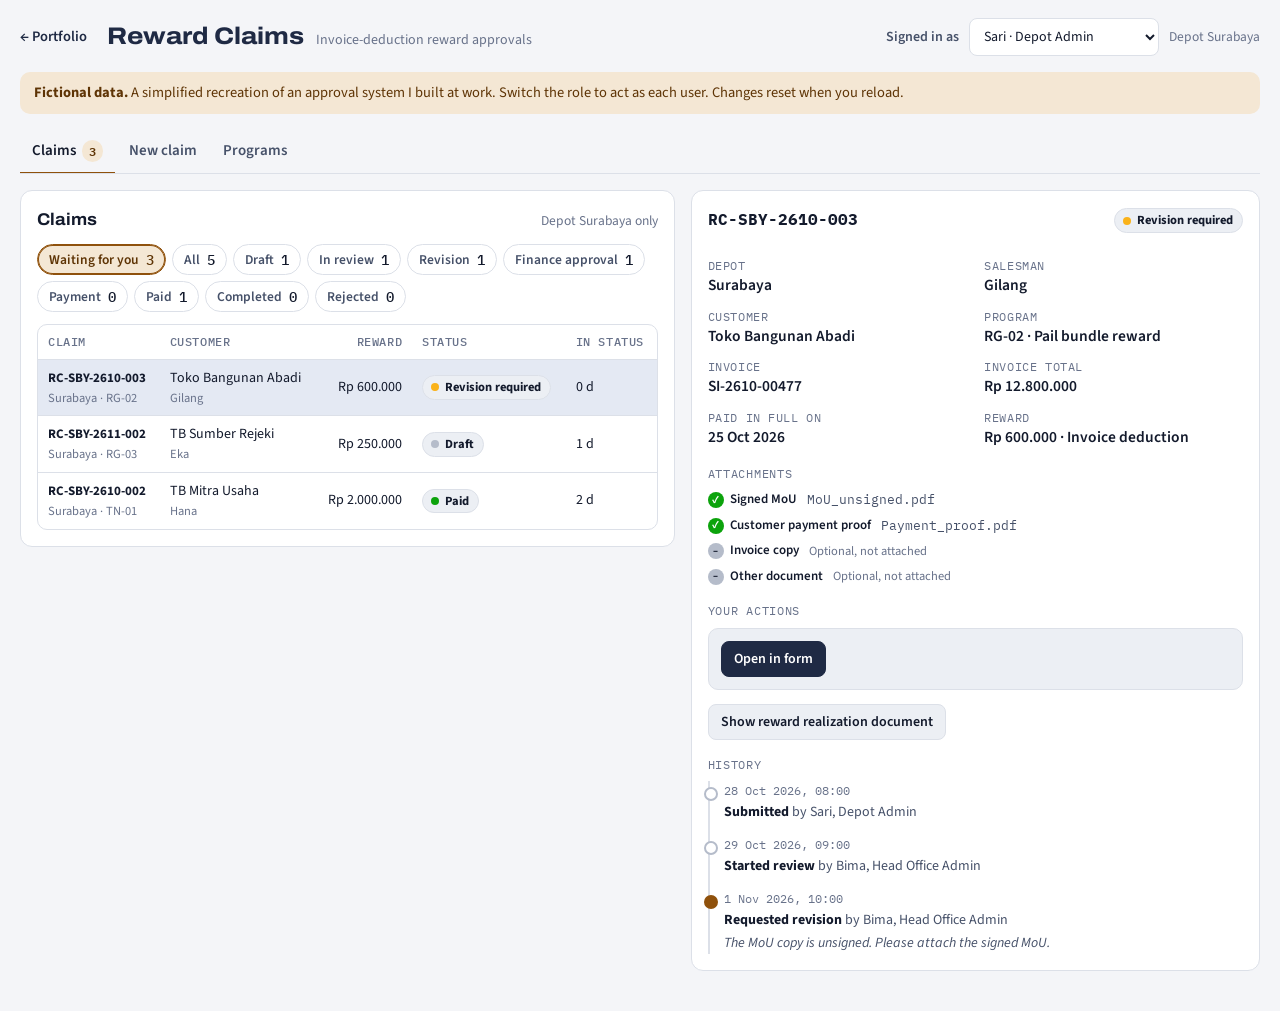
<file: reward-claims.html>
<!doctype html>
<html lang="en">
<head>
<meta charset="utf-8">
<meta name="viewport" content="width=device-width,initial-scale=1,viewport-fit=cover">
<title>Reward Claims Demo</title>
<link rel="preconnect" href="https://fonts.googleapis.com">
<link rel="preconnect" href="https://fonts.gstatic.com" crossorigin>
<link rel="stylesheet" href="https://fonts.googleapis.com/css2?family=Archivo:wdth,wght@100..125,500..800&family=IBM+Plex+Mono:wght@400;500&family=Source+Sans+3:wght@400;600;700&display=swap">
<link rel="stylesheet" href="assets/demo.css">
<style>
.pipeline{display:flex;flex-wrap:wrap;gap:6px;margin-bottom:12px}
.chip{font:600 13.5px var(--font-body);display:inline-flex;align-items:center;gap:7px;border:1px solid var(--line);background:var(--surface);color:var(--ink-2);border-radius:999px;padding:5px 11px;cursor:pointer}
.chip b{font-family:var(--font-mono);font-weight:500;color:var(--ink)}
.chip[aria-pressed="true"]{border-color:var(--navy);color:var(--ink);background:var(--sel)}
.chip.you{border-color:var(--accent);color:var(--accent-ink);background:var(--accent-soft)}
.chip.you b{color:var(--accent-ink)}
.chip.you[aria-pressed="true"]{box-shadow:inset 0 0 0 1px var(--accent)}
.filters{display:flex;flex-wrap:wrap;gap:8px 12px;align-items:center;margin-bottom:10px;font-size:14px}
.claims td small{display:block;color:var(--muted);font-size:12.5px}
.claims td.cust{min-width:150px}
.sla{display:inline-flex;gap:6px;align-items:center;white-space:nowrap}
.detail-empty{color:var(--muted);font-size:14.5px;padding:24px 4px}
.sec-title{font-family:var(--font-mono);font-size:11.5px;letter-spacing:.06em;text-transform:uppercase;color:var(--muted);margin:16px 0 8px}
.att{list-style:none;margin:0;padding:0;display:grid;gap:6px;font-size:14px}
.att li{display:flex;flex-wrap:wrap;gap:6px 10px;align-items:center}
.att .fn{font-family:var(--font-mono);font-size:13px;color:var(--ink-2);overflow-wrap:anywhere}
.att .opt{font-size:12.5px;color:var(--muted)}
.actions .msg:empty{display:none}
.actions{display:grid;gap:8px;padding:12px;border:1px solid var(--line);border-radius:10px;background:var(--surface-2)}
.history{list-style:none;margin:0;padding:0 0 0 14px;border-left:2px solid var(--line);display:grid;gap:12px}
.history li{position:relative;font-size:14px}
.history li::before{content:"";position:absolute;left:-20px;top:6px;width:10px;height:10px;border-radius:50%;background:var(--surface);border:2px solid var(--axis)}
.history li:last-child::before{border-color:var(--accent);background:var(--accent)}
.history .when{font-family:var(--font-mono);font-size:12px;color:var(--muted)}
.history .by{color:var(--ink-2)}
.history q{display:block;margin-top:2px;color:var(--ink-2);quotes:none;font-style:italic}
/* Reward realization document */
.doc{background:var(--paper);border:1px solid var(--axis);border-radius:4px;padding:20px;margin-top:10px;font-size:14px}
.doc-head{display:flex;flex-wrap:wrap;justify-content:space-between;gap:10px;border-bottom:2px solid var(--ink);padding-bottom:10px;margin-bottom:12px}
.doc-title{font-family:var(--font-display);font-weight:780;font-stretch:115%;font-size:19px;letter-spacing:.04em;color:var(--ink)}
.doc-no{font-family:var(--font-mono);font-size:13px;color:var(--ink-2)}
.doc-meta{text-align:right;font-size:13px;color:var(--ink-2)}
.doc-tbl{width:100%;border-collapse:collapse}
.doc-tbl th{text-align:left;font-weight:600;color:var(--ink-2);padding:4px 10px 4px 0;width:38%;vertical-align:top}
.doc-tbl td{padding:4px 0;font-weight:600;overflow-wrap:anywhere}
.sigs{display:grid;grid-template-columns:repeat(4,minmax(0,1fr));gap:10px;margin-top:18px;text-align:center}
.sig{display:grid;gap:4px;font-size:13px;min-width:0}
.sig .role{color:var(--ink-2);font-weight:600}
.sig .space{height:48px;display:grid;place-items:center;font-family:var(--font-mono);font-size:11px;color:var(--good-ink);line-height:1.3}
.sig .space.pending{color:var(--muted)}
.sig .name{border-top:1px solid var(--ink);padding-top:4px;font-weight:700;overflow-wrap:anywhere}
@media (max-width:560px){.sigs{grid-template-columns:repeat(2,minmax(0,1fr));row-gap:16px}}
.attach-row{display:flex;flex-wrap:wrap;gap:6px 10px;align-items:center;padding:6px 0;border-bottom:1px solid var(--line);font-size:14px}
.attach-row:last-child{border-bottom:0}
.attach-row .what{min-width:150px;font-weight:600;flex:1 1 150px}
.req{font-size:12px;font-weight:700;color:var(--accent-ink);background:var(--accent-soft);border-radius:4px;padding:0 5px}
#tab-claims,#tab-new,#tab-programs,#tab-audit{display:grid;grid-template-columns:minmax(0,1fr);gap:16px}
.audit td small{display:block;color:var(--muted);font-size:12.5px}
</style>
</head>
<body>
<div class="app">
  <header class="topbar">
    <a class="back" href="./">← Portfolio</a>
    <div class="appname"><h1>Reward Claims</h1><span class="sub">Invoice-deduction reward approvals</span></div>
    <div class="rolebox"><label for="role">Signed in as</label><select id="role"></select><span class="whoami" id="whoami"></span></div>
  </header>
  <div class="note"><span><b>Fictional data.</b> A simplified recreation of an approval system I built at work. Switch the role to act as each user. Changes reset when you reload.</span></div>

  <nav class="tabs" role="tablist" aria-label="Sections" id="tabs">
    <button type="button" role="tab" data-tab="claims" aria-selected="true">Claims <span class="count" id="youCount">0</span></button>
    <button type="button" role="tab" data-tab="new" aria-selected="false" id="tabNewBtn">New claim</button>
    <button type="button" role="tab" data-tab="programs" aria-selected="false">Programs</button>
    <button type="button" role="tab" data-tab="audit" aria-selected="false" id="tabAuditBtn">Audit log</button>
  </nav>

  <section id="tab-claims" role="tabpanel">
    <div class="split">
      <div class="card">
        <div class="card-head"><h2>Claims</h2><span class="meta" id="scopeMeta"></span></div>
        <div class="pipeline" id="pipeline" role="group" aria-label="Filter by stage"></div>
        <div class="tbl-wrap"><table class="data claims" id="claimsTbl"></table></div>
      </div>
      <div class="card" id="detail"><p class="detail-empty">Select a claim to see its details, attachments, history and the actions available to you.</p></div>
    </div>
  </section>

  <section id="tab-new" role="tabpanel" hidden>
    <div class="split">
      <div class="card">
        <div class="card-head"><h2 id="formTitle">New claim</h2><span class="meta" id="formMeta">The form opens with an example. Its invoice is already claimed, so the duplicate check fails until you change the number.</span></div>
        <form id="claimForm" autocomplete="off" novalidate>
          <div class="form-grid">
            <div class="field" id="depotField"><label for="fDepot">Depot</label><select id="fDepot"></select></div>
            <div class="field"><label for="fSales">Salesman</label><select id="fSales"></select></div>
            <div class="field"><label for="fCust">Customer</label><select id="fCust"></select></div>
            <div class="field"><label for="fProg">Program</label><select id="fProg"></select></div>
            <div class="field"><label for="fInv">Invoice number</label><input id="fInv" class="n"></div>
            <div class="field"><label for="fInvAmt">Invoice total, Rp</label><input id="fInvAmt" class="n" inputmode="numeric"></div>
            <div class="field"><label for="fPaid">Invoice paid in full on</label><input id="fPaid" type="date"><span class="hint">Required before submitting</span></div>
            <div class="field"><label for="fReward">Reward amount, Rp</label><input id="fReward" class="n" inputmode="numeric"></div>
            <div class="field"><label for="fType">Reward given as</label><select id="fType"><option>Invoice deduction</option><option>Bank transfer</option></select></div>
          </div>
          <div class="form-grid" id="bankFields" style="margin-top:12px">
            <div class="field"><label for="fBank">Bank</label><input id="fBank"></div>
            <div class="field"><label for="fAcc">Account number</label><input id="fAcc" class="n" inputmode="numeric"></div>
            <div class="field"><label for="fHolder">Account holder</label><input id="fHolder"></div>
          </div>
          <p class="sec-title">Attachments</p>
          <div id="attachList"></div>
          <div class="btn-row" style="margin-top:14px">
            <button type="submit" class="btn btn-primary" id="submitBtn">Submit for review</button>
            <button type="button" class="btn" id="draftBtn">Save draft</button>
            <button type="button" class="btn" id="clearBtn">Clear form</button>
          </div>
          <div id="formErrors" class="errors" style="margin-top:12px" hidden></div>
          <p class="msg" id="formMsg" role="status" style="margin-top:8px"></p>
        </form>
      </div>
      <div class="card">
        <div class="card-head"><h2>Checks before submitting</h2></div>
        <ul class="checks" id="liveChecks"></ul>
      </div>
    </div>
  </section>

  <section id="tab-programs" role="tabpanel" hidden>
    <div class="card">
      <div class="card-head"><h2>Reward programs</h2><span class="meta">Regular programs set a minimum purchase and a reward cap. Tonnage programs take the reward entered on each claim.</span></div>
      <div class="tbl-wrap"><table class="data" id="progTbl"></table></div>
      <p class="msg" id="progMsg" role="status" style="margin-top:8px"></p>
    </div>
  </section>

  <section id="tab-audit" role="tabpanel" hidden>
    <div class="card">
      <div class="card-head"><h2>Audit log</h2><span class="meta">Every status change, newest first</span></div>
      <div class="tbl-wrap"><table class="data audit" id="auditTbl"></table></div>
    </div>
  </section>
</div>

<script>
(() => {
  "use strict";
  const $ = (s, r = document) => r.querySelector(s);
  const esc = s => String(s ?? "").replace(/[&<>"]/g, c => ({ "&": "&amp;", "<": "&lt;", ">": "&gt;", '"': "&quot;" }[c]));
  const DAY = 864e5;
  const TODAY = new Date(Date.UTC(2026, 10, 2, 9, 0));
  const fDate = d => d.toLocaleDateString("en-GB", { day: "numeric", month: "short", year: "numeric", timeZone: "UTC" });
  const fDT = d => fDate(d) + ", " + d.toLocaleTimeString("en-GB", { hour: "2-digit", minute: "2-digit", timeZone: "UTC" });
  const rp = v => "Rp " + Math.round(v).toLocaleString("id-ID");
  const parseRp = s => Number(String(s).replace(/[^\d]/g, "")) || 0;
  let clock = 0;
  const now = () => new Date(TODAY.getTime() + (++clock) * 6 * 60000);

  const DEPOTS = { MDN: "Medan", PLG: "Palembang", SBY: "Surabaya", MKS: "Makassar" };
  const DEPOT_ADMIN = { MDN: "Putra", PLG: "Wati", SBY: "Sari", MKS: "Ilham" };
  const SALES = { MDN: ["Andi", "Budi"], PLG: ["Citra", "Dimas"], SBY: ["Eka", "Gilang", "Hana"], MKS: ["Indra", "Jihan"] };
  const CUST = { MDN: ["TB Maju Bersama", "TB Sinar Baru"], PLG: ["Toko Cat Pelangi", "TB Karya Mandiri"], SBY: ["TB Sumber Rejeki", "Toko Bangunan Abadi", "TB Mitra Usaha"], MKS: ["TB Harapan Jaya", "Toko Cat Warna Indah"] };
  const ROLES = [
    { key: "depot", name: "Sari", title: "Depot Admin", depot: "SBY" },
    { key: "ho", name: "Bima", title: "Head Office Admin" },
    { key: "fin", name: "Ratna", title: "Finance Manager" },
    { key: "sup", name: "Yudi", title: "Super Admin" },
  ];
  const programs = [
    { code: "RG-01", name: "Quarterly loyalty reward", type: "Regular", min: 25e6, max: 1.5e6, active: true },
    { code: "RG-02", name: "Pail bundle reward", type: "Regular", min: 10e6, max: 750e3, active: true },
    { code: "RG-03", name: "New outlet welcome", type: "Regular", min: 5e6, max: 300e3, active: true },
    { code: "TN-01", name: "Exterior tonnage, 20 kg tier", type: "Tonnage", active: true },
    { code: "TN-02", name: "Primer tonnage, 5 kg tier", type: "Tonnage", active: false },
  ];
  const prog = code => programs.find(p => p.code === code);
  const SLA = { "Submitted": 1, "Resubmitted": 1, "Under review": 2, "Waiting finance approval": 2, "Approved": 1, "Processing payment": 3, "Paid": 3 };
  const WAIT = { depot: ["Draft", "Revision required", "Paid"], ho: ["Submitted", "Resubmitted", "Under review", "Approved", "Processing payment"], fin: ["Waiting finance approval"], sup: [] };
  const DOT = { "Draft": "var(--axis)", "Revision required": "var(--warn)", "Rejected": "var(--crit)", "Approved": "var(--good)", "Paid": "var(--good)", "Completed": "var(--good)" };
  const badge = s => `<span class="badge" style="--dot:${DOT[s] || "var(--s1)"}">${esc(s)}</span>`;
  const STAGES = [
    { name: "Draft", s: ["Draft"] }, { name: "In review", s: ["Submitted", "Resubmitted", "Under review"] },
    { name: "Revision", s: ["Revision required"] }, { name: "Finance approval", s: ["Waiting finance approval"] },
    { name: "Payment", s: ["Approved", "Processing payment"] }, { name: "Paid", s: ["Paid"] },
    { name: "Completed", s: ["Completed"] }, { name: "Rejected", s: ["Rejected"] },
  ];

  // ---------- Seed claims ----------
  const seq = {};
  const claimNo = (depot, date) => { const ym = String(date.getUTCFullYear()).slice(2) + String(date.getUTCMonth() + 1).padStart(2, "0"); const k = depot + ym; seq[k] = (seq[k] || 0) + 1; return `RC-${depot}-${ym}-${String(seq[k]).padStart(3, "0")}`; };
  const ago = (d, h) => new Date(TODAY.getTime() - d * DAY - (9 - h) * 3600e3);
  const actor = (role, depot) => role === "depot" ? { name: DEPOT_ADMIN[depot], title: "Depot Admin" } : { ho: { name: "Bima", title: "Head Office Admin" }, fin: { name: "Ratna", title: "Finance Manager" } }[role];
  const claims = [];
  function seed(o, steps) {
    const created = ago(steps[0][0], 8);
    const c = Object.assign({ no: claimNo(o.depot, created), created, att: {}, history: [], sign: null, createdBy: DEPOT_ADMIN[o.depot] }, o);
    steps.forEach(([d, action, role, status, note], i) => {
      const a = actor(role, o.depot);
      const at = ago(d, 8 + i);
      c.history.push({ at, action, by: a.name, title: a.title, note: note || "" });
      c.status = status;
      if (action === "Approved and signed") c.sign = { name: a.name, at };
    });
    claims.push(c);
  }
  const full = { mou: "MoU_signed.pdf", pay: "Payment_proof.pdf", inv: "Invoice_copy.pdf" };
  seed({ depot: "MDN", sales: "Budi", cust: "TB Sinar Baru", prog: "TN-01", inv: "SI-2610-00401", invAmt: 40500000, paid: "2026-10-03", reward: 1800000, type: "Bank transfer", bank: "BRI", acc: "0021 0100 5566 302", holder: "Sutrisno", att: { ...full, hand: "Handover_photo.jpg" } },
    [[24, "Submitted", "depot", "Submitted"], [23, "Started review", "ho", "Under review"], [22, "Forwarded to finance", "ho", "Waiting finance approval"], [21, "Approved and signed", "fin", "Approved"], [20, "Started payment", "ho", "Processing payment"], [18, "Marked as paid", "ho", "Paid", "Transfer ref. TRF-77810"], [16, "Completed with handover photo", "depot", "Completed"]]);
  seed({ depot: "PLG", sales: "Citra", cust: "Toko Cat Pelangi", prog: "RG-02", inv: "SI-2610-00356", invAmt: 9800000, paid: "2026-10-12", reward: 500000, type: "Invoice deduction", att: { mou: full.mou, pay: full.pay } },
    [[12, "Submitted", "depot", "Submitted"], [11, "Started review", "ho", "Under review"], [6, "Rejected", "ho", "Rejected", "This customer already received the pail bundle reward this quarter."]]);
  seed({ depot: "SBY", sales: "Eka", cust: "TB Sumber Rejeki", prog: "RG-01", inv: "SI-2610-00412", invAmt: 32500000, paid: "2026-10-20", reward: 1250000, type: "Bank transfer", bank: "BCA", acc: "1230 4455 67", holder: "Hartono", att: { ...full } },
    [[9, "Submitted", "depot", "Submitted"], [7, "Started review", "ho", "Under review"], [2, "Forwarded to finance", "ho", "Waiting finance approval", "Invoice settled in full; reward is within the program cap."]]);
  seed({ depot: "PLG", sales: "Dimas", cust: "TB Karya Mandiri", prog: "RG-01", inv: "SI-2610-00360", invAmt: 26000000, paid: "2026-10-18", reward: 1000000, type: "Invoice deduction", att: { ...full } },
    [[8, "Submitted", "depot", "Submitted"], [7, "Started review", "ho", "Under review"], [4, "Forwarded to finance", "ho", "Waiting finance approval"], [1, "Approved and signed", "fin", "Approved"]]);
  seed({ depot: "MKS", sales: "Indra", cust: "TB Harapan Jaya", prog: "TN-01", inv: "SI-2610-00420", invAmt: 52000000, paid: "2026-10-16", reward: 2500000, type: "Bank transfer", bank: "Mandiri", acc: "1520 0098 7711", holder: "Hj. Rahmah", att: { ...full } },
    [[11, "Submitted", "depot", "Submitted"], [10, "Started review", "ho", "Under review"], [8, "Forwarded to finance", "ho", "Waiting finance approval"], [6, "Approved and signed", "fin", "Approved"], [2, "Started payment", "ho", "Processing payment"]]);
  seed({ depot: "SBY", sales: "Hana", cust: "TB Mitra Usaha", prog: "TN-01", inv: "SI-2610-00502", invAmt: 45000000, paid: "2026-10-22", reward: 2000000, type: "Bank transfer", bank: "BNI", acc: "0388 1200 45", holder: "Wijaya", att: { ...full } },
    [[10, "Submitted", "depot", "Submitted"], [9, "Started review", "ho", "Under review"], [8, "Forwarded to finance", "ho", "Waiting finance approval"], [7, "Approved and signed", "fin", "Approved"], [6, "Started payment", "ho", "Processing payment"], [3, "Marked as paid", "ho", "Paid", "Transfer ref. TRF-78102"]]);
  seed({ depot: "MKS", sales: "Jihan", cust: "Toko Cat Warna Indah", prog: "RG-02", inv: "SI-2610-00433", invAmt: 14000000, paid: "2026-10-24", reward: 700000, type: "Invoice deduction", att: { mou: full.mou, pay: full.pay } },
    [[5, "Submitted", "depot", "Submitted"], [3, "Started review", "ho", "Under review"]]);
  seed({ depot: "MDN", sales: "Andi", cust: "TB Maju Bersama", prog: "RG-01", inv: "SI-2610-00388", invAmt: 28000000, paid: "2026-10-26", reward: 1500000, type: "Invoice deduction", att: { ...full } },
    [[4, "Submitted", "depot", "Submitted"]]);
  seed({ depot: "SBY", sales: "Gilang", cust: "Toko Bangunan Abadi", prog: "RG-02", inv: "SI-2610-00477", invAmt: 12800000, paid: "2026-10-25", reward: 600000, type: "Invoice deduction", att: { mou: "MoU_unsigned.pdf", pay: full.pay } },
    [[5, "Submitted", "depot", "Submitted"], [4, "Started review", "ho", "Under review"], [1, "Requested revision", "ho", "Revision required", "The MoU copy is unsigned. Please attach the signed MoU."]]);
  seed({ depot: "SBY", sales: "Hana", cust: "Toko Bangunan Abadi", prog: "RG-01", inv: "SI-2610-00489", invAmt: 30000000, paid: "2026-10-29", reward: 1200000, type: "Invoice deduction", att: { ...full } },
    [[0, "Submitted", "depot", "Submitted"]]);
  seed({ depot: "SBY", sales: "Eka", cust: "TB Sumber Rejeki", prog: "RG-03", inv: "SI-2610-00530", invAmt: 6200000, paid: "", reward: 250000, type: "Invoice deduction", att: { mou: full.mou } },
    [[1, "Saved draft", "depot", "Draft"]]);

  // ---------- State ----------
  let role = ROLES[0], stageFilter = "you", selected = null, editing = null;
  const roleSel = $("#role");
  ROLES.forEach((r, i) => roleSel.appendChild(new Option(`${r.name} · ${r.title}`, i)));
  const visible = () => claims.filter(c => role.key !== "depot" || c.depot === role.depot);
  const waiting = c => WAIT[role.key].includes(c.status);
  const daysIn = c => Math.max(0, Math.floor((TODAY - c.history[c.history.length - 1].at) / DAY));
  const overSla = c => SLA[c.status] != null && daysIn(c) > SLA[c.status];

  roleSel.addEventListener("change", () => {
    role = ROLES[+roleSel.value]; selected = null; editing = null; stageFilter = WAIT[role.key].length ? "you" : "all";
    $("#whoami").textContent = role.key === "depot" ? `Depot ${DEPOTS[role.depot]}` : "All depots";
    $("#tabNewBtn").hidden = !(role.key === "depot" || role.key === "ho");
    $("#tabAuditBtn").hidden = role.key !== "sup";
    if ((tab === "new" && $("#tabNewBtn").hidden) || (tab === "audit" && $("#tabAuditBtn").hidden)) setTab("claims");
    resetForm(); renderAll();
  });

  // ---------- Tabs ----------
  let tab = "claims";
  function setTab(t) {
    tab = t;
    document.querySelectorAll("#tabs button").forEach(b => b.setAttribute("aria-selected", b.dataset.tab === t));
    ["claims", "new", "programs", "audit"].forEach(k => $("#tab-" + k).hidden = k !== t);
    renderAll();
  }
  $("#tabs").addEventListener("click", e => { const b = e.target.closest("button"); if (b) setTab(b.dataset.tab); });

  // ---------- Claims list ----------
  function renderPipeline() {
    const v = visible(), you = v.filter(waiting).length;
    $("#youCount").textContent = you;
    const chips = [];
    if (WAIT[role.key].length) chips.push({ id: "you", label: "Waiting for you", n: you, cls: "you" });
    chips.push({ id: "all", label: "All", n: v.length });
    STAGES.forEach(s => chips.push({ id: s.name, label: s.name, n: v.filter(c => s.s.includes(c.status)).length }));
    $("#pipeline").innerHTML = chips.map(c => `<button type="button" class="chip ${c.cls || ""}" data-id="${esc(c.id)}" aria-pressed="${stageFilter === c.id}">${esc(c.label)} <b>${c.n}</b></button>`).join("");
    $("#scopeMeta").textContent = role.key === "depot" ? `Depot ${DEPOTS[role.depot]} only` : "All depots";
  }
  $("#pipeline").addEventListener("click", e => { const b = e.target.closest("button"); if (!b) return; stageFilter = b.dataset.id; renderList(); renderPipeline(); });

  function renderList() {
    let list = visible();
    if (stageFilter === "you") list = list.filter(waiting);
    else if (stageFilter !== "all") list = list.filter(c => STAGES.find(s => s.name === stageFilter).s.includes(c.status));
    list = list.slice().sort((a, b) => b.history[b.history.length - 1].at - a.history[a.history.length - 1].at);
    const t = $("#claimsTbl");
    if (!list.length) { t.innerHTML = `<tbody><tr><td>${stageFilter === "you" ? "Nothing is waiting for you." : "No claims at this stage."}</td></tr></tbody>`; return; }
    t.innerHTML = `<thead><tr><th>Claim</th><th>Customer</th><th class="r">Reward</th><th>Status</th><th>In status</th></tr></thead><tbody>` +
      list.map(c => `<tr class="click ${selected === c ? "sel" : ""}" data-no="${c.no}"><td class="nowrap"><button type="button" class="linkbtn mono" style="font-size:13px">${c.no}</button><small>${DEPOTS[c.depot]} · ${esc(c.prog)}</small></td>
        <td class="cust">${esc(c.cust)}<small>${esc(c.sales)}</small></td><td class="r nowrap">${rp(c.reward)}</td><td>${badge(c.status)}</td>
        <td class="nowrap"><span class="sla num">${daysIn(c)} d${overSla(c) ? ' <span class="pill crit"><i aria-hidden="true">!</i>Over SLA</span>' : ""}</span></td></tr>`).join("") + "</tbody>";
    t.querySelectorAll("tr.click").forEach(tr => tr.addEventListener("click", () => {
      selected = claims.find(c => c.no === tr.dataset.no); renderList(); renderDetail();
      if (window.innerWidth < 960) $("#detail").scrollIntoView({ behavior: "smooth", block: "start" });
    }));
  }

  // ---------- Detail ----------
  const ACT = {
    review: { to: "Under review", label: "Start review", log: "Started review", kind: "primary" },
    forward: { to: "Waiting finance approval", label: "Forward to finance", log: "Forwarded to finance", kind: "primary" },
    revise: { to: "Revision required", label: "Request revision", log: "Requested revision", note: true },
    reject: { to: "Rejected", label: "Reject", log: "Rejected", note: true, kind: "danger" },
    approve: { to: "Approved", label: "Approve and sign", log: "Approved and signed", kind: "primary" },
    pay: { to: "Processing payment", label: "Start payment", log: "Started payment", kind: "primary" },
    paid: { to: "Paid", label: "Mark as paid", log: "Marked as paid", kind: "primary" },
    complete: { to: "Completed", label: "Attach handover photo and complete", log: "Completed with handover photo", kind: "primary" },
    edit: { label: "Open in form", kind: "primary" },
  };
  function actionsFor(c) {
    const s = c.status, k = role.key;
    if (k === "depot" && c.depot === role.depot) {
      if (s === "Draft" || s === "Revision required") return ["edit"];
      if (s === "Paid") return ["complete"];
    }
    if (k === "ho") {
      if (s === "Draft" && c.createdBy === role.name) return ["edit"];
      if (s === "Submitted" || s === "Resubmitted") return ["review"];
      if (s === "Under review") return ["forward", "revise", "reject"];
      if (s === "Approved") return ["pay"];
      if (s === "Processing payment") return ["paid"];
    }
    if (k === "fin" && s === "Waiting finance approval") return ["approve", "reject"];
    return [];
  }
  function whoActs(s) {
    if (["Draft", "Revision required", "Paid"].includes(s)) return "the depot admin";
    if (s === "Waiting finance approval") return "the finance manager";
    if (["Completed", "Rejected"].includes(s)) return null;
    return "head office";
  }
  function attList(c, withMissing) {
    const rows = [["mou", "Signed MoU", true], ["pay", "Customer payment proof", true], ["inv", "Invoice copy", false], ["oth", "Other document", false]];
    if (c.att.hand) rows.push(["hand", "Handover photo", false]);
    return rows.map(([k, label, req]) => c.att[k] ? `<li><span class="pill good"><i aria-hidden="true">✓</i>${label}</span><span class="fn">${esc(c.att[k])}</span></li>`
      : (withMissing ? `<li>${req ? `<span class="pill crit"><i aria-hidden="true">✕</i>${label}</span><span class="opt">Missing, required</span>` : `<span class="pill info"><i aria-hidden="true">–</i>${label}</span><span class="opt">Optional, not attached</span>`}</li>` : "")).join("");
  }
  function docHtml(c) {
    const p = prog(c.prog);
    const appr = c.sign ? `<span class="space">e-signed<br>${fDT(c.sign.at)}</span>` : `<span class="space pending">Pending</span>`;
    return `<div class="doc" aria-label="Reward realization document">
      <div class="doc-head"><div><div class="doc-title">REWARD REALIZATION</div><div class="doc-no">No. ${c.no}</div></div><div class="doc-meta">Depot ${DEPOTS[c.depot]}<br>${fDate(c.created)}</div></div>
      <table class="doc-tbl"><tbody>
        <tr><th>Salesman</th><td>${esc(c.sales)}</td></tr><tr><th>Customer</th><td>${esc(c.cust)}</td></tr>
        <tr><th>Reward amount</th><td>${rp(c.reward)}</td></tr><tr><th>Reward given as</th><td>${esc(c.type)}</td></tr>
        <tr><th>Invoice number</th><td>${esc(c.inv)}</td></tr>
        ${c.type === "Bank transfer" ? `<tr><th>Bank</th><td>${esc(c.bank)}</td></tr><tr><th>Account number</th><td>${esc(c.acc)}</td></tr><tr><th>Account holder</th><td>${esc(c.holder)}</td></tr>` : ""}
        <tr><th>Note</th><td>${esc(p ? p.name : c.prog)}</td></tr>
      </tbody></table>
      <div class="sigs">
        <div class="sig"><span class="role">Submitted by</span><span class="space pending"></span><span class="name">${esc(c.createdBy)}</span></div>
        <div class="sig"><span class="role">Approved by</span>${appr}<span class="name">${c.sign ? esc(c.sign.name) : "Finance Manager"}</span></div>
        <div class="sig"><span class="role">Handed over by</span><span class="space pending"></span><span class="name">${esc(c.sales)}</span></div>
        <div class="sig"><span class="role">Received by</span><span class="space pending"></span><span class="name">${esc(c.cust)}</span></div>
      </div></div>`;
  }
  let showDoc = false;
  function renderDetail() {
    const box = $("#detail"), c = selected;
    if (!c || !visible().includes(c)) { box.innerHTML = '<p class="detail-empty">Select a claim to see its details, attachments, history and the actions available to you.</p>'; return; }
    const p = prog(c.prog), acts = actionsFor(c), who = whoActs(c.status);
    const sla = SLA[c.status] != null ? `In this status for ${daysIn(c)} day${daysIn(c) === 1 ? "" : "s"} · target ${SLA[c.status]} day${SLA[c.status] > 1 ? "s" : ""} ${overSla(c) ? '<span class="pill crit"><i aria-hidden="true">!</i>Over SLA</span>' : '<span class="pill good"><i aria-hidden="true">✓</i>Within SLA</span>'}` : "";
    box.innerHTML = `<div class="card-head"><h2 class="mono" style="font-family:var(--font-mono);font-size:16px">${c.no}</h2>${badge(c.status)}</div>
      <p class="meta" style="font-size:13.5px;color:var(--ink-2);display:flex;flex-wrap:wrap;gap:6px;align-items:center;margin-bottom:12px">${sla}</p>
      <dl class="dl">
        <div><dt>Depot</dt><dd>${DEPOTS[c.depot]}</dd></div><div><dt>Salesman</dt><dd>${esc(c.sales)}</dd></div>
        <div><dt>Customer</dt><dd>${esc(c.cust)}</dd></div><div><dt>Program</dt><dd>${esc(c.prog)} · ${esc(p ? p.name : "")}</dd></div>
        <div><dt>Invoice</dt><dd class="num">${esc(c.inv)}</dd></div><div><dt>Invoice total</dt><dd class="num">${rp(c.invAmt)}</dd></div>
        <div><dt>Paid in full on</dt><dd>${c.paid ? fDate(new Date(c.paid + "T00:00:00Z")) : "Not entered"}</dd></div><div><dt>Reward</dt><dd class="num">${rp(c.reward)} · ${esc(c.type)}</dd></div>
        ${c.type === "Bank transfer" ? `<div><dt>Bank account</dt><dd>${esc(c.bank)} ${esc(c.acc)}</dd></div><div><dt>Account holder</dt><dd>${esc(c.holder)}</dd></div>` : ""}
      </dl>
      <p class="sec-title">Attachments</p><ul class="att">${attList(c, true)}</ul>
      <p class="sec-title">Your actions</p>
      ${acts.length ? `<div class="actions">${acts.some(a => ACT[a].note !== undefined || a === "forward" || a === "paid") ? `<div class="field"><label for="actNote">Note${acts.some(a => ACT[a].note) ? " (required to reject or request a revision)" : " (optional)"}</label><textarea id="actNote" placeholder="${acts.includes("paid") ? "e.g. transfer reference" : "Reason or instruction"}"></textarea></div>` : ""}
        <div class="btn-row">${acts.map(a => `<button type="button" class="btn ${ACT[a].kind === "primary" ? "btn-primary" : ""} ${ACT[a].kind === "danger" ? "btn-danger" : ""}" data-act="${a}">${ACT[a].label}</button>`).join("")}</div>
        <p class="msg" id="actMsg" role="status"></p></div>`
        : `<p class="muted" style="font-size:14px">${who ? `Nothing for you to do at this stage. Next step is with ${who}.` : "This claim is closed."}</p>`}
      <div class="btn-row" style="margin-top:14px"><button type="button" class="btn" id="docBtn" aria-expanded="${showDoc}">${showDoc ? "Hide" : "Show"} reward realization document</button></div>
      <div id="docBox" ${showDoc ? "" : "hidden"}>${docHtml(c)}<p class="footer-note">In the production system this document is printed from the claim and signed by hand at handover.</p></div>
      <p class="sec-title">History</p>
      <ol class="history">${c.history.map(h => `<li><span class="when">${fDT(h.at)}</span><br><b>${esc(h.action)}</b> <span class="by">by ${esc(h.by)}, ${esc(h.title)}</span>${h.note ? `<q>${esc(h.note)}</q>` : ""}</li>`).join("")}</ol>`;
    $("#docBtn").addEventListener("click", () => { showDoc = !showDoc; renderDetail(); });
    box.querySelectorAll("[data-act]").forEach(b => b.addEventListener("click", () => act(c, b.dataset.act)));
  }
  function act(c, a) {
    if (a === "edit") { loadForm(c); setTab("new"); return; }
    const def = ACT[a], noteEl = $("#actNote"), note = noteEl ? noteEl.value.trim() : "";
    if (def.note && !note) { $("#actMsg").textContent = "Add a note explaining the reason first."; noteEl.focus(); return; }
    const at = now();
    if (a === "approve") c.sign = { name: role.name, at };
    if (a === "complete") c.att.hand = "Handover_photo.jpg";
    c.status = def.to;
    c.history.push({ at, action: def.log, by: role.name, title: role.title, note });
    renderAll();
    const m = $("#actMsg"); if (m) m.textContent = "";
    flash(`${c.no}: ${def.log.toLowerCase()}. Next step is with ${whoActs(c.status) || "nobody, the claim is closed"}.`);
  }
  function flash(text) {
    const box = $("#detail"); let p = box.querySelector(".flash");
    if (!p) { p = document.createElement("p"); p.className = "msg flash"; p.setAttribute("role", "status"); p.style.marginBottom = "8px"; box.prepend(p); }
    p.textContent = text;
  }

  // ---------- Form ----------
  const ATT = [["mou", "Signed MoU", true], ["pay", "Customer payment proof", true], ["inv", "Invoice copy", false], ["oth", "Other document", false]];
  let formAtt = {};
  function fillSelect(sel, opts, val) { sel.innerHTML = opts.map(o => `<option value="${esc(o.v ?? o)}">${esc(o.t ?? o)}</option>`).join(""); if (val != null) sel.value = val; }
  function formDepot() { return role.key === "depot" ? role.depot : $("#fDepot").value; }
  function syncDepot(sales, cust) {
    const d = formDepot();
    fillSelect($("#fSales"), SALES[d], sales); fillSelect($("#fCust"), CUST[d], cust);
  }
  function renderAttach() {
    $("#attachList").innerHTML = ATT.map(([k, label, req]) => `<div class="attach-row"><span class="what">${label} ${req ? '<span class="req">Required</span>' : ""}</span>
      ${formAtt[k] ? `<span class="att"><span class="fn">${esc(formAtt[k])}</span></span><button type="button" class="btn btn-sm" data-rm="${k}">Remove</button>` : `<button type="button" class="btn btn-sm" data-add="${k}">Attach sample file</button>`}</div>`).join("");
  }
  $("#attachList").addEventListener("click", e => {
    const a = e.target.closest("[data-add]"), r = e.target.closest("[data-rm]");
    if (a) formAtt[a.dataset.add] = { mou: "MoU_signed.pdf", pay: "Payment_proof.pdf", inv: "Invoice_copy.pdf", oth: "Delivery_note.pdf" }[a.dataset.add];
    if (r) delete formAtt[r.dataset.rm];
    renderAttach(); renderChecks();
  });
  function readForm() {
    return { depot: formDepot(), sales: $("#fSales").value, cust: $("#fCust").value, prog: $("#fProg").value, inv: $("#fInv").value.trim().toUpperCase(),
      invAmt: parseRp($("#fInvAmt").value), paid: $("#fPaid").value, reward: parseRp($("#fReward").value), type: $("#fType").value,
      bank: $("#fBank").value.trim(), acc: $("#fAcc").value.trim(), holder: $("#fHolder").value.trim(), att: { ...formAtt } };
  }
  function checks(f) {
    const p = prog(f.prog), out = [];
    const dup = f.inv && claims.find(c => c !== editing && c.inv.toUpperCase() === f.inv && c.status !== "Rejected");
    out.push({ ok: !!f.inv && !dup, t: !f.inv ? "Invoice number entered" : dup ? `Invoice ${f.inv} is already claimed` : "No other claim uses this invoice", s: dup ? `${dup.no}, ${dup.status.toLowerCase()}` : "Duplicate-invoice check" });
    if (p && p.type === "Regular") {
      out.push({ ok: f.invAmt >= p.min, t: `Invoice total at least ${rp(p.min)}`, s: `${p.code} minimum purchase · entered ${rp(f.invAmt)}` });
      out.push({ ok: f.reward > 0 && f.reward <= p.max, t: `Reward between Rp 1 and ${rp(p.max)}`, s: `${p.code} reward cap · entered ${rp(f.reward)}` });
    } else if (p) {
      out.push({ ok: f.reward > 0, t: "Reward amount entered", s: "Tonnage program: no minimum purchase or cap" });
    }
    out.push({ ok: !!f.paid, t: "Invoice paid-in-full date entered", s: "Claims are paid only after the customer settles the invoice" });
    out.push({ ok: !!f.att.mou, t: "Signed MoU attached", s: "Required" });
    out.push({ ok: !!f.att.pay, t: "Customer payment proof attached", s: "Required" });
    if (f.type === "Bank transfer") out.push({ ok: !!(f.bank && f.acc && f.holder), t: "Bank, account number and holder entered", s: "Needed for a bank transfer" });
    return out;
  }
  function renderChecks() {
    const f = readForm();
    $("#bankFields").hidden = f.type !== "Bank transfer";
    $("#liveChecks").innerHTML = checks(f).map(c => `<li>${c.ok ? '<span class="pill good"><i aria-hidden="true">✓</i></span>' : '<span class="pill crit"><i aria-hidden="true">✕</i></span>'}<span><span class="sr">${c.ok ? "Passed:" : "Failed:"}</span>${esc(c.t)}<small>${esc(c.s)}</small></span></li>`).join("");
  }
  function resetForm(prefill = true) {
    editing = null; formAtt = {};
    fillSelect($("#fDepot"), Object.keys(DEPOTS).map(k => ({ v: k, t: DEPOTS[k] })), "SBY");
    $("#depotField").hidden = role.key === "depot";
    fillSelect($("#fProg"), programs.filter(p => p.active).map(p => ({ v: p.code, t: `${p.code} · ${p.name}` })), "RG-01");
    syncDepot();
    const set = (id, v) => $(id).value = v;
    if (prefill) {
      $("#fSales").value = "Eka"; $("#fCust").value = "TB Sumber Rejeki";
      set("#fInv", "SI-2610-00412"); set("#fInvAmt", "32.500.000"); set("#fPaid", "2026-10-20"); set("#fReward", "1.250.000");
      set("#fType", "Bank transfer"); set("#fBank", "BCA"); set("#fAcc", "1230 4455 67"); set("#fHolder", "Hartono");
      formAtt = { mou: "MoU_signed.pdf" };
      $("#formMeta").textContent = "The form opens with an example. Its invoice is already claimed, so the duplicate check fails until you change the number.";
    } else {
      ["#fInv", "#fInvAmt", "#fPaid", "#fReward", "#fBank", "#fAcc", "#fHolder"].forEach(id => set(id, "")); set("#fType", "Invoice deduction");
      $("#formMeta").textContent = "";
    }
    $("#formTitle").textContent = "New claim"; $("#submitBtn").textContent = "Submit for review"; $("#draftBtn").hidden = false;
    $("#formErrors").hidden = true; $("#formMsg").textContent = "";
    renderAttach(); renderChecks();
  }
  function loadForm(c) {
    resetForm(false); editing = c;
    if (role.key !== "depot") $("#fDepot").value = c.depot;
    syncDepot(c.sales, c.cust);
    if (!prog(c.prog).active) $("#fProg").insertAdjacentHTML("beforeend", `<option value="${c.prog}">${c.prog}</option>`);
    $("#fProg").value = c.prog; $("#fInv").value = c.inv; $("#fInvAmt").value = c.invAmt.toLocaleString("id-ID"); $("#fPaid").value = c.paid;
    $("#fReward").value = c.reward.toLocaleString("id-ID"); $("#fType").value = c.type; $("#fBank").value = c.bank || ""; $("#fAcc").value = c.acc || ""; $("#fHolder").value = c.holder || "";
    formAtt = { ...c.att };
    $("#formTitle").textContent = `Edit ${c.no}`;
    const last = c.history[c.history.length - 1];
    $("#formMeta").textContent = c.status === "Revision required" ? `Head office asked: “${last.note}”` : "Draft";
    $("#submitBtn").textContent = c.status === "Revision required" ? "Resubmit" : "Submit for review";
    $("#draftBtn").hidden = c.status === "Revision required";
    renderAttach(); renderChecks();
  }
  $("#fDepot").addEventListener("change", () => { syncDepot(); renderChecks(); });
  $("#claimForm").addEventListener("input", renderChecks);
  $("#claimForm").addEventListener("change", renderChecks);
  ["#fInvAmt", "#fReward"].forEach(id => $(id).addEventListener("blur", e => { const v = parseRp(e.target.value); e.target.value = v ? v.toLocaleString("id-ID") : ""; renderChecks(); }));
  $("#clearBtn").addEventListener("click", () => resetForm(false));
  function save(submit) {
    const f = readForm();
    if (submit) {
      const fails = checks(f).filter(c => !c.ok);
      if (fails.length) {
        $("#formErrors").hidden = false;
        $("#formErrors").innerHTML = `<b>Fix ${fails.length} item${fails.length > 1 ? "s" : ""} before submitting:</b><ul>${fails.map(c => `<li>${esc(c.t)}${c.s && c.t.startsWith("Invoice SI") ? ` (${esc(c.s)})` : ""}</li>`).join("")}</ul>`;
        return;
      }
    } else if (!f.cust || !f.prog) return;
    $("#formErrors").hidden = true;
    const at = now();
    let c = editing;
    if (!c) {
      c = { no: claimNo(f.depot, at), created: at, history: [], sign: null, createdBy: role.name };
      claims.push(c);
    }
    const wasRevision = c.status === "Revision required";
    Object.assign(c, f);
    if (submit) {
      c.status = wasRevision ? "Resubmitted" : "Submitted";
      c.history.push({ at, action: wasRevision ? "Resubmitted" : "Submitted", by: role.name, title: role.title, note: "" });
    } else {
      c.status = "Draft";
      c.history.push({ at, action: "Saved draft", by: role.name, title: role.title, note: "" });
    }
    selected = c; stageFilter = "all"; editing = null;
    setTab("claims");
    flash(`${c.no} ${submit ? (wasRevision ? "resubmitted" : "submitted") + ". Next step is with head office." : "saved as a draft."}`);
    resetForm(true);
  }
  $("#claimForm").addEventListener("submit", e => { e.preventDefault(); save(true); });
  $("#draftBtn").addEventListener("click", () => save(false));

  // ---------- Programs & audit ----------
  function renderPrograms() {
    const canEdit = role.key === "ho" || role.key === "sup";
    $("#progTbl").innerHTML = `<thead><tr><th>Code</th><th>Program</th><th>Type</th><th class="r">Min. purchase</th><th class="r">Reward cap</th><th>Status</th>${canEdit ? "<th></th>" : ""}</tr></thead><tbody>` +
      programs.map((p, i) => `<tr><td class="mono nowrap">${p.code}</td><td>${esc(p.name)}</td><td>${p.type}</td><td class="r">${p.min ? rp(p.min) : "–"}</td><td class="r">${p.max ? rp(p.max) : "–"}</td>
        <td>${p.active ? '<span class="badge" style="--dot:var(--good)">Active</span>' : '<span class="badge">Inactive</span>'}</td>
        ${canEdit ? `<td><button type="button" class="btn btn-sm" data-p="${i}">${p.active ? "Deactivate" : "Activate"}</button></td>` : ""}</tr>`).join("") + "</tbody>";
    $("#progTbl").querySelectorAll("[data-p]").forEach(b => b.addEventListener("click", () => {
      const p = programs[+b.dataset.p]; p.active = !p.active;
      $("#progMsg").textContent = `${p.code} is now ${p.active ? "active and shows in the claim form" : "inactive and hidden from the claim form"}.`;
      renderPrograms(); if (!editing) resetForm(true);
    }));
  }
  function renderAudit() {
    const rows = claims.flatMap(c => c.history.map(h => ({ c, h }))).sort((a, b) => b.h.at - a.h.at);
    $("#auditTbl").innerHTML = `<thead><tr><th>When</th><th>Claim</th><th>Action</th><th>By</th><th>Note</th></tr></thead><tbody>` +
      rows.map(({ c, h }) => `<tr><td class="nowrap num">${fDT(h.at)}</td><td class="mono nowrap" style="font-size:13px">${c.no}</td><td>${esc(h.action)}</td><td>${esc(h.by)}<small>${esc(h.title)}</small></td><td>${esc(h.note)}</td></tr>`).join("") + "</tbody>";
  }

  function renderAll() { renderPipeline(); renderList(); renderDetail(); if (tab === "programs") renderPrograms(); if (tab === "audit") renderAudit(); }

  $("#whoami").textContent = `Depot ${DEPOTS[role.depot]}`;
  $("#tabAuditBtn").hidden = true;
  resetForm(true);
  selected = claims.find(c => c.status === "Revision required");
  renderAll();
})();
</script>
</body>
</html>
</file>
<file: assets/demo.css>
/* Shared styles for the three app demos. Same identity as the portfolio page:
   navy ink, ochre accent, cool neutrals biased toward navy. */
:root{
  --bg:#F4F5F8; --surface:#FFFFFF; --surface-2:#ECEFF4; --sel:#E4E9F3;
  --ink:#131A2C; --ink-2:#465169; --muted:#68728A; --line:#DCE0E8; --axis:#B5BCCA;
  --navy:#1F2A44; --on-navy:#FFFFFF;
  --accent:#8F510C; --accent-soft:#F4E7D4; --accent-ink:#5E3405;
  --s1:#2a78d6; --s2:#eb6834; --s3:#1baf7a;
  --good:#0ca30c; --warn:#fab219; --crit:#d03b3b; --on-status:#ffffff; --on-warn:#0b0b0b;
  --good-ink:#006300; --crit-ink:#B42323;
  --band:#E3E8F1;
  --tip-bg:#131A2C; --tip-ink:#F4F5F8;
  --paper:#FFFFFF;
  --font-display:"Archivo","Arial Narrow",system-ui,sans-serif;
  --font-body:"Source Sans 3","Segoe UI",system-ui,sans-serif;
  --font-mono:"IBM Plex Mono",ui-monospace,"SFMono-Regular",Menlo,monospace;
  color-scheme:light;
}
@media (prefers-color-scheme: dark){
  :root:not([data-theme="light"]){
    --bg:#0E1320; --surface:#161C2A; --surface-2:#1E2536; --sel:#243049;
    --ink:#EDF0F5; --ink-2:#B7BFCF; --muted:#8F98AB; --line:#2A3246; --axis:#465069;
    --navy:#C9D4EE; --on-navy:#0E1320;
    --accent:#E3A24A; --accent-soft:#33281A; --accent-ink:#F1C27F;
    --s1:#3987e5; --s2:#d95926; --s3:#199e70;
    --good-ink:#3CC43C; --crit-ink:#F08A8A;
    --band:#232C40;
    --tip-bg:#EDF0F5; --tip-ink:#131A2C;
    --paper:#1B2232;
    color-scheme:dark;
  }
}
:root[data-theme="dark"]{
  --bg:#0E1320; --surface:#161C2A; --surface-2:#1E2536; --sel:#243049;
  --ink:#EDF0F5; --ink-2:#B7BFCF; --muted:#8F98AB; --line:#2A3246; --axis:#465069;
  --navy:#C9D4EE; --on-navy:#0E1320;
  --accent:#E3A24A; --accent-soft:#33281A; --accent-ink:#F1C27F;
  --s1:#3987e5; --s2:#d95926; --s3:#199e70;
  --good-ink:#3CC43C; --crit-ink:#F08A8A;
  --band:#232C40;
  --tip-bg:#EDF0F5; --tip-ink:#131A2C;
  --paper:#1B2232;
  color-scheme:dark;
}

*{box-sizing:border-box}
html{-webkit-text-size-adjust:100%}
body{margin:0;background:var(--bg);color:var(--ink);font-family:var(--font-body);font-size:15.5px;line-height:1.5;
  padding-left:max(16px,env(safe-area-inset-left,0px));padding-right:max(16px,env(safe-area-inset-right,0px));
  padding-block:max(12px,env(safe-area-inset-top,0px)) max(40px,env(safe-area-inset-bottom,0px))}
[hidden]{display:none!important}
.app{max-width:1240px;margin:0 auto;display:grid;grid-template-columns:minmax(0,1fr);gap:16px}
a{color:var(--navy);text-underline-offset:3px}
a:hover{color:var(--accent)}
:focus-visible{outline:2px solid var(--accent);outline-offset:2px;border-radius:4px}
h1,h2,h3{margin:0;font-family:var(--font-display);color:var(--ink);text-wrap:balance}
p{margin:0}
.num{font-variant-numeric:tabular-nums}
.mono{font-family:var(--font-mono)}
.muted{color:var(--muted)}
.sr{position:absolute;width:1px;height:1px;overflow:hidden;clip:rect(0 0 0 0);white-space:nowrap}

/* Top bar */
.topbar{display:flex;flex-wrap:wrap;align-items:center;gap:10px 20px;padding-top:6px}
.back{font-weight:600;text-decoration:none;font-size:14.5px}
.appname{display:flex;align-items:baseline;gap:4px 12px;flex-wrap:wrap;margin-right:auto;min-width:0}
.appname h1{font-size:24px;font-weight:760;font-stretch:112%;color:var(--navy);line-height:1.1}
.appname .sub{font-size:14px;color:var(--muted)}
.rolebox{display:flex;flex-wrap:wrap;align-items:center;gap:6px 10px;font-size:14px}
.rolebox label{color:var(--ink-2);font-weight:600}
.whoami{font-size:13.5px;color:var(--muted)}

/* Form controls */
select,input,textarea{font:inherit;color:var(--ink);background:var(--surface);border:1px solid var(--line);border-radius:8px;padding:7px 10px;min-width:0;max-width:100%}
input.n,.n input{font-family:var(--font-mono);font-variant-numeric:tabular-nums}
textarea{width:100%;min-height:60px;resize:vertical}
input:focus,select:focus,textarea:focus{border-color:var(--accent);outline:none}
.field{display:grid;gap:4px;min-width:0;align-content:start}
.field label,.field .lbl{font-size:13.5px;font-weight:600;color:var(--ink-2)}
.field input,.field select{width:100%}
.field .hint{font-size:12.5px;color:var(--muted)}
.form-grid{display:grid;grid-template-columns:repeat(auto-fit,minmax(190px,1fr));gap:12px 14px}

/* Notice */
.note{display:flex;flex-wrap:wrap;gap:8px 14px;align-items:center;justify-content:space-between;background:var(--accent-soft);color:var(--accent-ink);border-radius:10px;padding:10px 14px;font-size:14.5px}
.note b{font-weight:700}

/* Tabs */
.tabs{display:flex;gap:2px;overflow-x:auto;border-bottom:1px solid var(--line);scrollbar-width:thin}
.tabs button{font:600 15px var(--font-body);background:none;border:0;border-bottom:2px solid transparent;color:var(--ink-2);padding:10px 12px;cursor:pointer;white-space:nowrap;display:inline-flex;gap:6px;align-items:center;margin-bottom:-1px}
.tabs button:hover{color:var(--ink)}
.tabs button[aria-selected="true"]{color:var(--ink);border-bottom-color:var(--accent)}
.count{font:600 12px var(--font-mono);background:var(--surface-2);color:var(--ink-2);border-radius:999px;padding:1px 7px}
.tabs button[aria-selected="true"] .count{background:var(--accent-soft);color:var(--accent-ink)}

/* Cards */
.card{background:var(--surface);border:1px solid var(--line);border-radius:12px;padding:16px;min-width:0}
.card-head{display:flex;flex-wrap:wrap;justify-content:space-between;align-items:baseline;gap:6px 14px;margin-bottom:12px}
.card-head h2{font-size:17px;font-weight:700;font-stretch:106%}
.card-head .meta{font-size:13.5px;color:var(--muted)}
.stack-v{display:grid;grid-template-columns:minmax(0,1fr);gap:16px;min-width:0;align-content:start}
.split{display:grid;grid-template-columns:minmax(0,1.15fr) minmax(0,1fr);gap:16px;align-items:start}
.split.even{grid-template-columns:minmax(0,1fr) minmax(0,1fr)}
.split.narrow-left{grid-template-columns:minmax(0,300px) minmax(0,1fr)}
@media (max-width:960px){.split,.split.even,.split.narrow-left{grid-template-columns:minmax(0,1fr)}}

/* Buttons */
.btn{font:600 14px var(--font-body);border:1px solid var(--line);background:var(--surface-2);color:var(--ink);border-radius:8px;padding:7px 12px;cursor:pointer;white-space:nowrap;text-decoration:none;display:inline-flex;align-items:center;gap:6px}
.btn:hover{border-color:var(--accent);color:var(--ink)}
.btn-primary{background:var(--navy);color:var(--on-navy);border-color:var(--navy)}
.btn-primary:hover{color:var(--on-navy);border-color:var(--accent)}
.btn-danger{color:var(--crit-ink)}
.btn-sm{padding:4px 9px;font-size:13px}
.btn:disabled{opacity:.5;cursor:not-allowed}
.btn-row{display:flex;flex-wrap:wrap;gap:8px;align-items:center}
.linkbtn{font:inherit;font-weight:700;background:none;border:0;padding:0;color:var(--ink);cursor:pointer;text-align:left}
.linkbtn:hover{color:var(--accent)}

/* Status pills (good / watch / behind) — icon + label, never color alone */
.pill{display:inline-flex;align-items:center;gap:6px;font-size:13px;font-weight:600;color:var(--ink);white-space:nowrap}
.pill i{display:inline-grid;place-items:center;width:16px;height:16px;border-radius:50%;font-style:normal;font-size:10.5px;font-weight:800;line-height:1;flex:none}
.pill.good i{background:var(--good);color:var(--on-status)}
.pill.warn i{background:var(--warn);color:var(--on-warn)}
.pill.crit i{background:var(--crit);color:var(--on-status)}
.pill.info i{background:var(--axis);color:var(--ink)}

/* Workflow badges */
.badge{display:inline-flex;align-items:center;gap:6px;font-size:12.5px;font-weight:700;padding:2px 9px 2px 8px;border-radius:999px;border:1px solid var(--line);background:var(--surface-2);color:var(--ink);white-space:nowrap}
.badge::before{content:"";width:8px;height:8px;border-radius:50%;background:var(--dot,var(--axis));flex:none}

/* Tables */
.tbl-wrap{position:relative;overflow-x:auto;border:1px solid var(--line);border-radius:10px;background:var(--surface)}
table.data{width:100%;border-collapse:collapse;font-size:14px}
.data th{font-family:var(--font-mono);font-size:11.5px;font-weight:500;letter-spacing:.05em;text-transform:uppercase;color:var(--muted);text-align:left;padding:8px 10px;border-bottom:1px solid var(--line);white-space:nowrap}
.data td{padding:8px 10px;border-bottom:1px solid var(--line);vertical-align:middle}
.data tbody tr:last-child td{border-bottom:0}
.data .r{text-align:right}
.data td.r{font-variant-numeric:tabular-nums}
.data tr.group td{background:var(--surface-2);font-family:var(--font-mono);font-size:11.5px;letter-spacing:.06em;text-transform:uppercase;color:var(--ink-2);padding-block:5px}
.data tbody tr.click{cursor:pointer}
.data tbody tr.click:hover{background:var(--surface-2)}
.data tbody tr.sel,.data tbody tr.sel:hover{background:var(--sel)}
.data tr.total td{font-weight:700;border-top:1px solid var(--axis)}
.nowrap{white-space:nowrap}

/* KPI tiles */
.kpis{display:grid;grid-template-columns:repeat(auto-fit,minmax(150px,1fr));gap:12px}
.kpi{background:var(--surface);border:1px solid var(--line);border-radius:12px;padding:14px;display:grid;gap:6px;align-content:start;min-width:0}
.kpi .k{font-size:13.5px;color:var(--ink-2);font-weight:600}
.kpi .v{font-family:var(--font-display);font-weight:760;font-stretch:110%;font-size:26px;line-height:1.1;color:var(--ink)}
.kpi .s{font-size:13px;color:var(--muted)}
.bar{position:relative;height:8px;background:var(--surface-2);border-radius:4px;margin-top:4px}
.bar .fill{position:absolute;left:0;top:0;bottom:0;border-radius:4px;background:var(--s1)}
.bar .mark{position:absolute;top:-4px;bottom:-4px;width:2px;background:var(--ink);opacity:.75}

/* Messages */
.msg{font-size:14px;color:var(--ink-2);min-height:21px}
.msg:empty{min-height:0}
.errors{border:1px solid var(--crit);border-radius:8px;padding:10px 12px;color:var(--crit-ink);font-size:14px}
.errors ul{margin:4px 0 0;padding-left:18px}
.checks{list-style:none;margin:0;padding:0;display:grid;gap:8px;font-size:14px}
.checks li{display:grid;grid-template-columns:18px minmax(0,1fr);gap:8px;align-items:start}
.checks li .pill{gap:0}
.checks li small{display:block;color:var(--muted);font-size:12.5px}

/* Charts */
.chart{position:relative;width:100%}
.chart svg{display:block;width:100%;overflow:visible}
.chart .grid{stroke:var(--line);stroke-width:1}
.chart .base{stroke:var(--axis);stroke-width:1}
.chart .tick-lbl{fill:var(--muted);font:11.5px var(--font-mono)}
.chart .lbl{fill:var(--ink);font:600 12px var(--font-body)}
.chart .lbl-2{fill:var(--ink-2);font:11.5px var(--font-mono)}
.chart .xhair{stroke:var(--ink-2);stroke-width:1;stroke-dasharray:3 3}
.chart .hit{fill:transparent;cursor:crosshair}
.legend{display:flex;flex-wrap:wrap;gap:6px 16px;font-size:13.5px;color:var(--ink-2);margin-bottom:8px}
.legend span{display:inline-flex;align-items:center;gap:6px}
.lg-line{width:18px;height:0;border-top:2px solid}
.lg-box{width:11px;height:11px;border-radius:3px;display:inline-block;flex:none}
.tip{position:absolute;pointer-events:none;background:var(--tip-bg);color:var(--tip-ink);font-size:13px;line-height:1.45;padding:8px 10px;border-radius:8px;min-width:150px;box-shadow:0 6px 18px rgba(0,0,0,.18);z-index:5}
.tip b{display:block;font-weight:700;margin-bottom:2px}
.tip .row{display:flex;justify-content:space-between;gap:14px}

/* Segmented control */
.seg{display:inline-flex;flex-wrap:wrap;background:var(--surface-2);border-radius:8px;padding:3px;gap:2px}
.seg button{font:600 13.5px var(--font-body);border:0;background:transparent;color:var(--ink-2);padding:5px 10px;border-radius:6px;cursor:pointer}
.seg button[aria-pressed="true"]{background:var(--surface);color:var(--ink);box-shadow:0 1px 2px rgba(0,0,0,.12)}

/* Breadcrumbs */
.crumbs{display:flex;flex-wrap:wrap;gap:4px;align-items:center;font-size:14.5px}
.crumbs button{font:600 14.5px var(--font-body);background:none;border:0;color:var(--navy);cursor:pointer;padding:2px 4px;border-radius:4px;text-decoration:underline;text-underline-offset:3px}
.crumbs .sep{color:var(--muted)}
.crumbs .here{font-weight:700;color:var(--ink);padding:2px 4px}

/* Definition grid */
.dl{display:grid;grid-template-columns:repeat(2,minmax(0,1fr));gap:10px 18px;margin:0}
.dl div{min-width:0}
.dl dt{font-family:var(--font-mono);font-size:11.5px;letter-spacing:.05em;text-transform:uppercase;color:var(--muted)}
.dl dd{margin:0;font-weight:600;overflow-wrap:anywhere}
@media (max-width:520px){.dl{grid-template-columns:minmax(0,1fr)}}

.footer-note{font-size:13.5px;color:var(--muted);padding-top:8px}
@media (prefers-reduced-motion:reduce){*{transition:none!important;animation:none!important;scroll-behavior:auto!important}}
</file>
